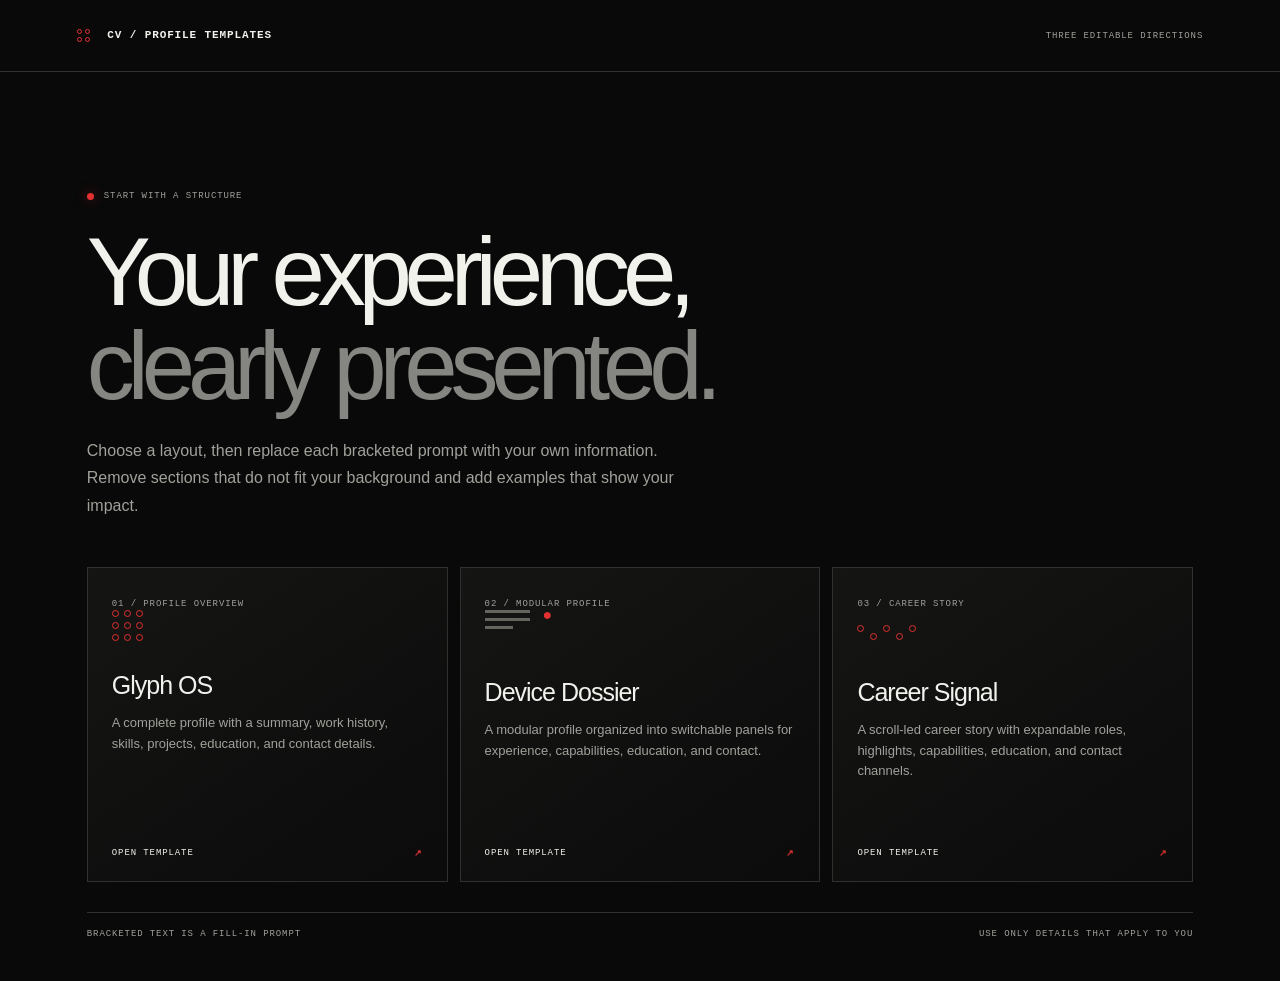
<file: index.html>
<!doctype html>
<html lang="en">
  <head>
    <meta charset="utf-8" />
    <meta name="viewport" content="width=device-width, initial-scale=1" />
    <meta name="theme-color" content="#090909" />
    <title>CV Profile Templates</title>
    <link rel="stylesheet" href="prototypes.css" />
  </head>
  <body class="index-page">
    <header class="index-top">
      <a class="wordmark" href="index.html"
        ><span class="glyph-mark" aria-hidden="true"
          ><i></i><i></i><i></i><i></i
        ></span>
        CV / PROFILE TEMPLATES</a
      ><span class="top-note">THREE EDITABLE DIRECTIONS</span>
    </header>
    <main class="index-main">
      <p class="eyebrow">
        <span class="live-dot"></span> START WITH A STRUCTURE
      </p>
      <h1>Your experience,<br /><span>clearly presented.</span></h1>
      <p class="index-intro">
        Choose a layout, then replace each bracketed prompt with your own
        information. Remove sections that do not fit your background and add
        examples that show your impact.
      </p>
      <div class="concept-grid">
        <a class="concept-card concept-card--glyph" href="glyph-os/index.html"
          ><span class="concept-number">01 / PROFILE OVERVIEW</span>
          <div class="mini-glyph" aria-hidden="true">
            <span></span><span></span><span></span><span></span><span></span
            ><span></span><span></span><span></span><span></span>
          </div>
          <h2>Glyph OS</h2>
          <p>
            A complete profile with a summary, work history, skills, projects,
            education, and contact details.
          </p>
          <span class="card-cta">OPEN TEMPLATE <b>↗</b></span></a
        >
        <a
          class="concept-card concept-card--dossier"
          href="device-dossier/index.html"
          ><span class="concept-number">02 / MODULAR PROFILE</span>
          <div class="mini-device" aria-hidden="true">
            <span class="device-line"></span><span class="device-line"></span
            ><span class="device-line short"></span
            ><span class="device-signal">●</span>
          </div>
          <h2>Device Dossier</h2>
          <p>
            A modular profile organized into switchable panels for experience,
            capabilities, education, and contact.
          </p>
          <span class="card-cta">OPEN TEMPLATE <b>↗</b></span></a
        >
        <a
          class="concept-card concept-card--signal"
          href="career-signal/index.html"
          ><span class="concept-number">03 / CAREER STORY</span>
          <div class="mini-signal" aria-hidden="true">
            <span></span><span></span><span></span><span></span><span></span>
          </div>
          <h2>Career Signal</h2>
          <p>
            A scroll-led career story with expandable roles, highlights,
            capabilities, education, and contact channels.
          </p>
          <span class="card-cta">OPEN TEMPLATE <b>↗</b></span></a
        >
      </div>
      <div class="index-foot">
        <span>BRACKETED TEXT IS A FILL-IN PROMPT</span
        ><span>USE ONLY DETAILS THAT APPLY TO YOU</span>
      </div>
    </main>
  </body>
</html>
</file>
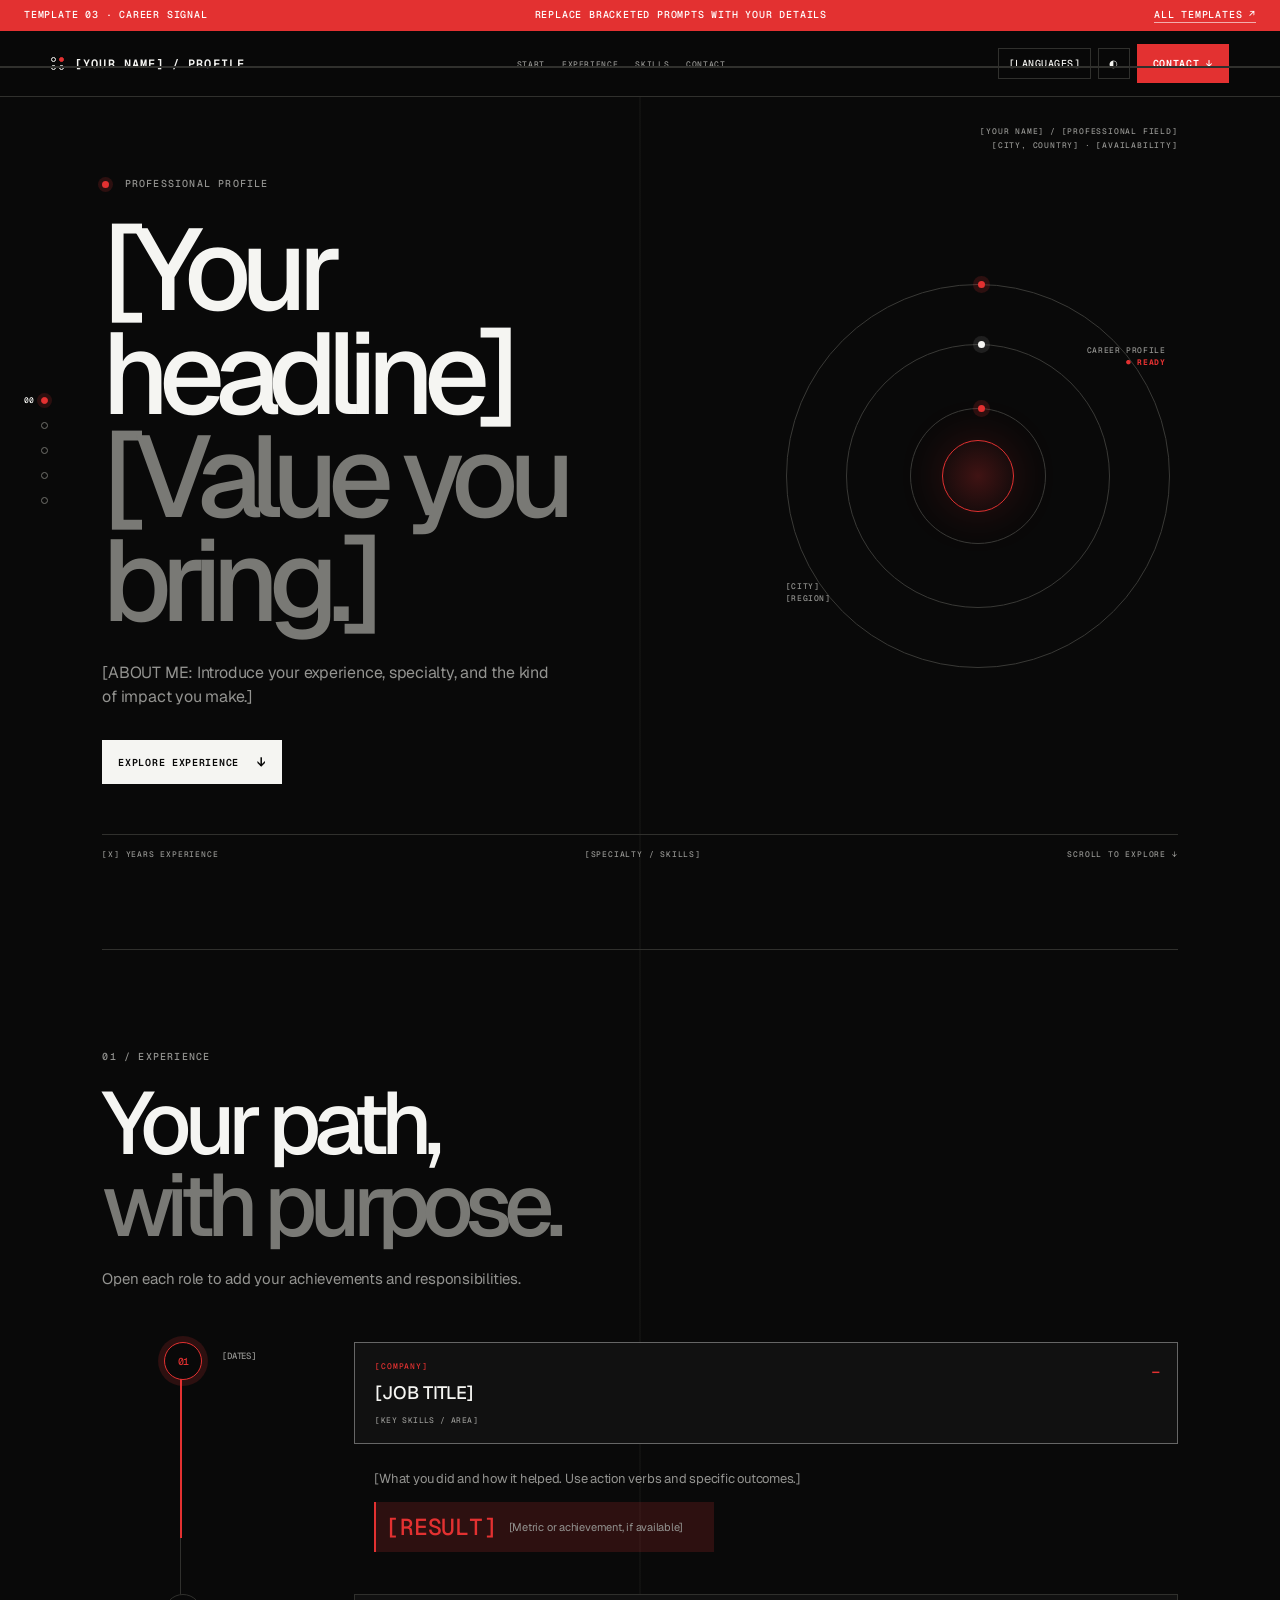
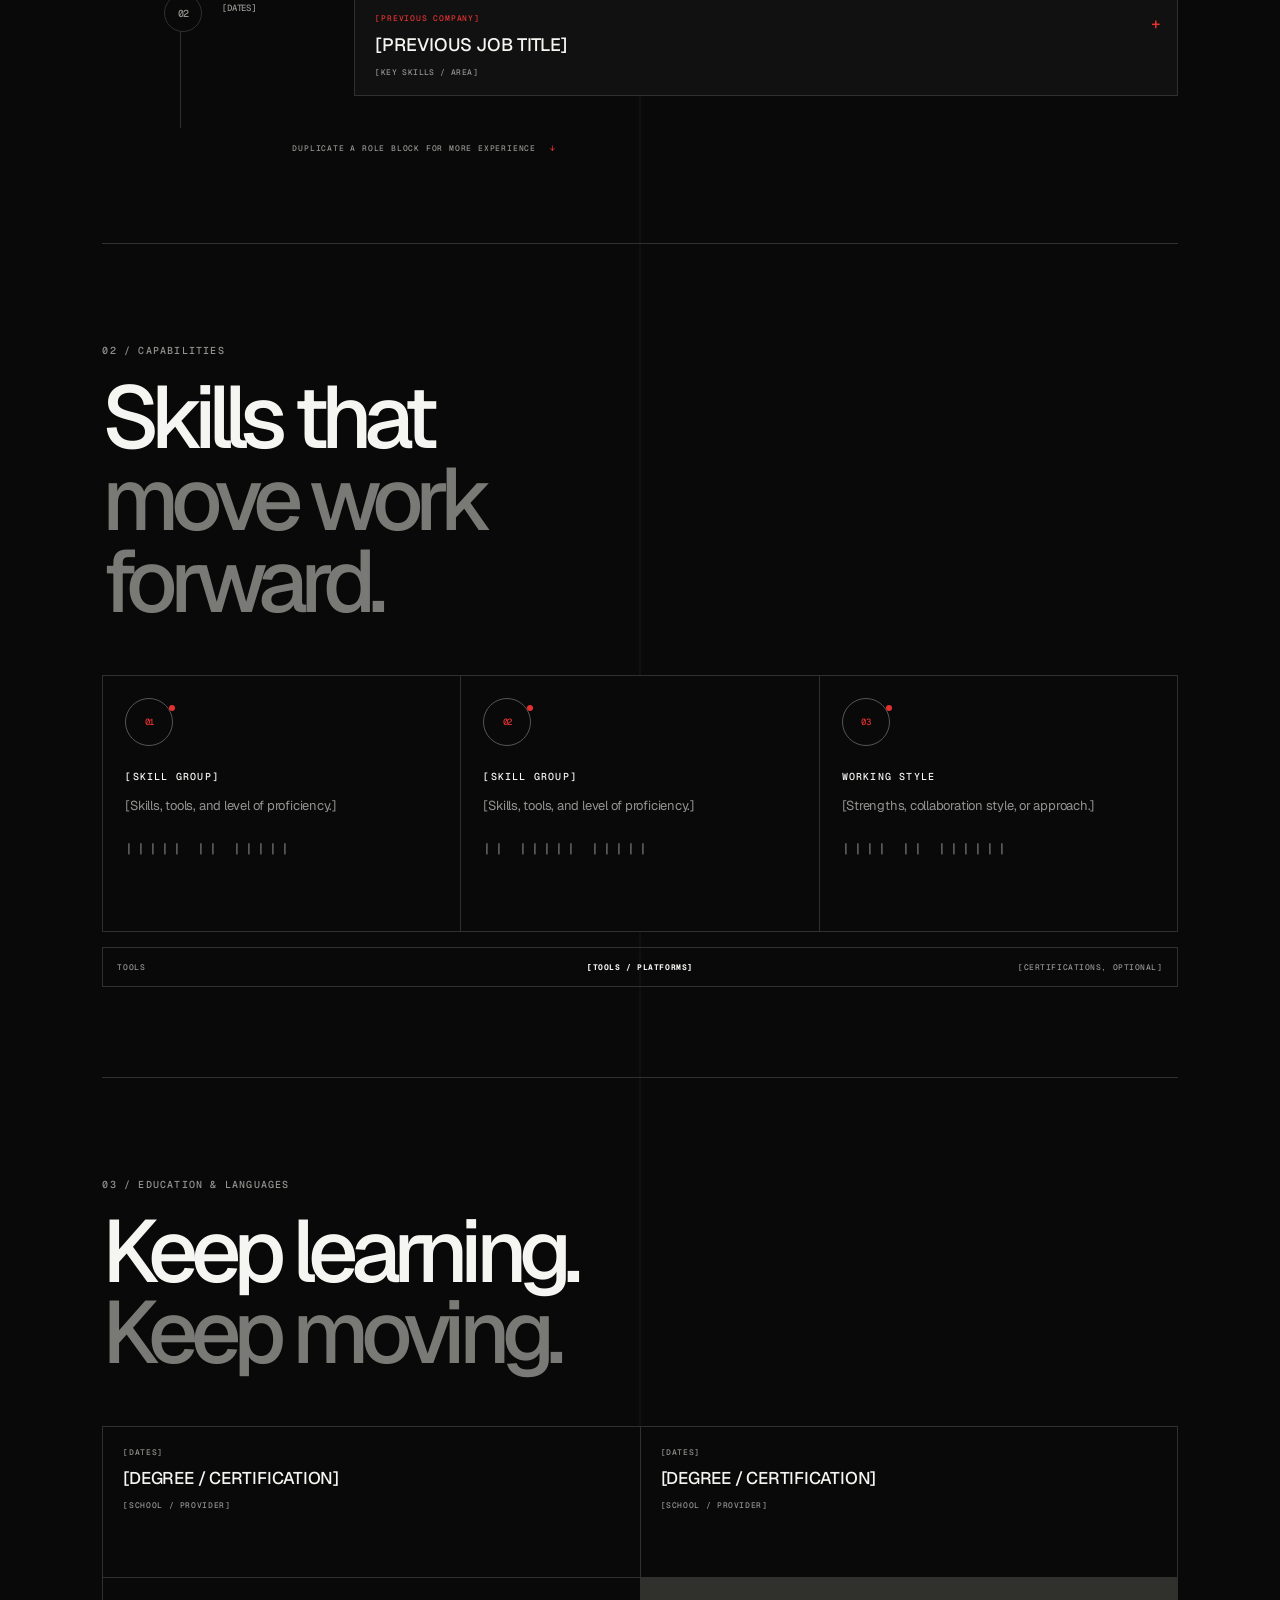
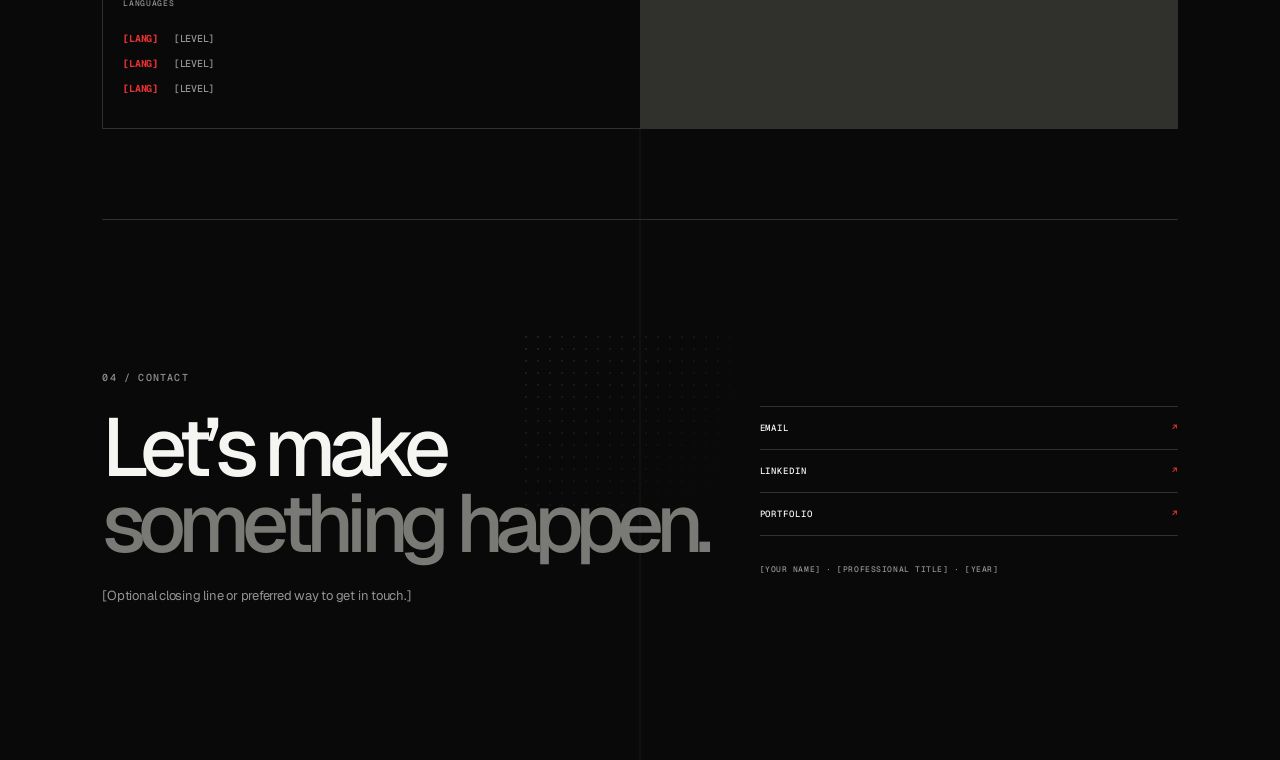
<file: career-signal/index.html>
<!doctype html>
<html lang="en">
  <head>
    <meta charset="utf-8" />
    <meta name="viewport" content="width=device-width, initial-scale=1" />
    <meta name="theme-color" content="#090909" />
    <title>Career Signal — CV Profile Template</title>
    <link rel="stylesheet" href="styles.css" />
    <script defer src="script.js"></script>
  </head>
  <body class="prototype theme-dark signal" data-page="signal">
    <div class="prototype-notice">
      <span>TEMPLATE 03 · CAREER SIGNAL</span
      ><span>REPLACE BRACKETED PROMPTS WITH YOUR DETAILS</span
      ><a href="../index.html">ALL TEMPLATES ↗</a>
    </div>
    <header class="s-header">
      <a class="wordmark" href="../index.html"
        ><span class="glyph-mark"><i></i><i></i><i></i><i></i></span> [YOUR
        NAME] / PROFILE</a
      >
      <nav>
        <a href="#s-intro">START</a><a href="#s-career">EXPERIENCE</a
        ><a href="#s-capabilities">SKILLS</a><a href="#s-end">CONTACT</a>
      </nav>
      <div class="s-controls">
        <span class="control">[LANGUAGES]</span
        ><button class="control" data-theme-toggle>◐</button
        ><a class="button button-red" href="#s-end">CONTACT ↓</a>
      </div>
    </header>
    <div class="s-progress"><span></span></div>
    <div class="s-track" aria-label="Profile sections">
      <a class="track-stop active" href="#s-intro"><span>00</span><i></i></a
      ><a class="track-stop" href="#s-career"><span>01</span><i></i></a
      ><a class="track-stop" href="#s-capabilities"><span>02</span><i></i></a
      ><a class="track-stop" href="#s-education"><span>03</span><i></i></a
      ><a class="track-stop" href="#s-end"><span>04</span><i></i></a>
    </div>
    <main class="s-main">
      <!-- PROFILE / ABOUT ME: Add your name, role, location, summary, and focus areas. -->
      <section class="s-intro story-section section-anchor" id="s-intro">
        <div class="s-index">
          [YOUR NAME] / [PROFESSIONAL FIELD]<br />[CITY, COUNTRY] ·
          [AVAILABILITY]
        </div>
        <div class="s-intro-grid">
          <div>
            <p class="eyebrow">
              <span class="live-dot"></span> PROFESSIONAL PROFILE
            </p>
            <h1>[Your headline]<br /><span>[Value you bring.]</span></h1>
            <p class="s-lede">
              [ABOUT ME: Introduce your experience, specialty, and the kind of
              impact you make.]
            </p>
            <a class="button button-light" href="#s-career"
              >EXPLORE EXPERIENCE <b>↓</b></a
            >
          </div>
          <div class="s-intro-art">
            <div class="signal-ring ring-1"></div>
            <div class="signal-ring ring-2"></div>
            <div class="signal-ring ring-3"></div>
            <div class="signal-pulse"></div>
            <div class="signal-coordinate">[CITY]<br />[REGION]</div>
            <div class="signal-label">CAREER PROFILE<br /><b>● READY</b></div>
          </div>
        </div>
        <div class="s-bottomline">
          <span>[X] YEARS EXPERIENCE</span><span>[SPECIALTY / SKILLS]</span
          ><span>SCROLL TO EXPLORE ↓</span>
        </div>
      </section>
      <!-- EXPERIENCE: Duplicate an s-stop article to include another role. -->
      <section class="s-career story-section section-anchor" id="s-career">
        <div class="s-section-head">
          <p class="eyebrow">01 / EXPERIENCE</p>
          <h2>Your path,<br /><span>with purpose.</span></h2>
          <p>Open each role to add your achievements and responsibilities.</p>
        </div>
        <div class="s-path">
          <div class="path-line"><span class="path-progress"></span></div>
          <article class="s-stop is-open">
            <div class="s-stop-marker">01</div>
            <div class="s-stop-year">[DATES]</div>
            <button class="s-stop-card" aria-expanded="true">
              <span class="stop-company">[COMPANY]</span><b>[JOB TITLE]</b
              ><span>[KEY SKILLS / AREA]</span><i>−</i>
            </button>
            <div class="s-stop-detail">
              <p>
                [What you did and how it helped. Use action verbs and specific
                outcomes.]
              </p>
              <div class="s-metric">
                <b>[RESULT]</b
                ><span>[Metric or achievement, if available]</span>
              </div>
            </div>
          </article>
          <article class="s-stop">
            <div class="s-stop-marker">02</div>
            <div class="s-stop-year">[DATES]</div>
            <button class="s-stop-card" aria-expanded="false">
              <span class="stop-company">[PREVIOUS COMPANY]</span
              ><b>[PREVIOUS JOB TITLE]</b><span>[KEY SKILLS / AREA]</span
              ><i>+</i>
            </button>
            <div class="s-stop-detail">
              <p>[Describe one or two relevant contributions.]</p>
            </div>
          </article>
        </div>
        <p class="s-more">
          DUPLICATE A ROLE BLOCK FOR MORE EXPERIENCE <span>↓</span>
        </p>
      </section>
      <!-- SKILLS CATEGORY: Group skills by type and include tools or proficiency when useful. -->
      <section
        class="s-capabilities story-section section-anchor"
        id="s-capabilities"
      >
        <div class="s-section-head">
          <p class="eyebrow">02 / CAPABILITIES</p>
          <h2>Skills that<br /><span>move work forward.</span></h2>
        </div>
        <div class="signal-skills">
          <article>
            <div class="skill-orbit"><span>01</span></div>
            <h3>[SKILL GROUP]</h3>
            <p>[Skills, tools, and level of proficiency.]</p>
            <div class="barcode">||||| || |||||</div>
          </article>
          <article>
            <div class="skill-orbit"><span>02</span></div>
            <h3>[SKILL GROUP]</h3>
            <p>[Skills, tools, and level of proficiency.]</p>
            <div class="barcode">|| ||||| |||||</div>
          </article>
          <article>
            <div class="skill-orbit"><span>03</span></div>
            <h3>WORKING STYLE</h3>
            <p>[Strengths, collaboration style, or approach.]</p>
            <div class="barcode">|||| || ||||||</div>
          </article>
        </div>
        <div class="s-tool-line">
          <span>TOOLS</span><b>[TOOLS / PLATFORMS]</b
          ><span>[CERTIFICATIONS, OPTIONAL]</span>
        </div>
      </section>
      <section
        class="s-education story-section section-anchor"
        id="s-education"
      >
        <div class="s-section-head">
          <p class="eyebrow">03 / EDUCATION &amp; LANGUAGES</p>
          <h2>Keep learning.<br /><span>Keep moving.</span></h2>
        </div>
        <div class="s-learning-grid">
          <div class="learning-record">
            <span>[DATES]</span><b>[DEGREE / CERTIFICATION]</b
            ><small>[SCHOOL / PROVIDER]</small>
          </div>
          <div class="learning-record">
            <span>[DATES]</span><b>[DEGREE / CERTIFICATION]</b
            ><small>[SCHOOL / PROVIDER]</small>
          </div>
          <div class="language-signal">
            <span>LANGUAGES</span>
            <div><b>[LANG]</b> [LEVEL]</div>
            <div><b>[LANG]</b> [LEVEL]</div>
            <div><b>[LANG]</b> [LEVEL]</div>
          </div>
        </div>
      </section>
      <section class="s-end story-section section-anchor" id="s-end">
        <div class="s-end-graphic">
          <div class="end-dots"></div>
          <p class="eyebrow">04 / CONTACT</p>
          <h2>Let’s make<br /><span>something happen.</span></h2>
          <p>[Optional closing line or preferred way to get in touch.]</p>
        </div>
        <div class="s-contact">
          <a href="mailto:your.email@example.com">EMAIL <b>↗</b></a
          ><a href="#s-end">LINKEDIN <b>↗</b></a
          ><a href="#s-end">PORTFOLIO <b>↗</b></a>
          <div class="s-footnote">
            [YOUR NAME] · [PROFESSIONAL TITLE] · [YEAR]
          </div>
        </div>
      </section>
    </main>
  </body>
</html>
</file>
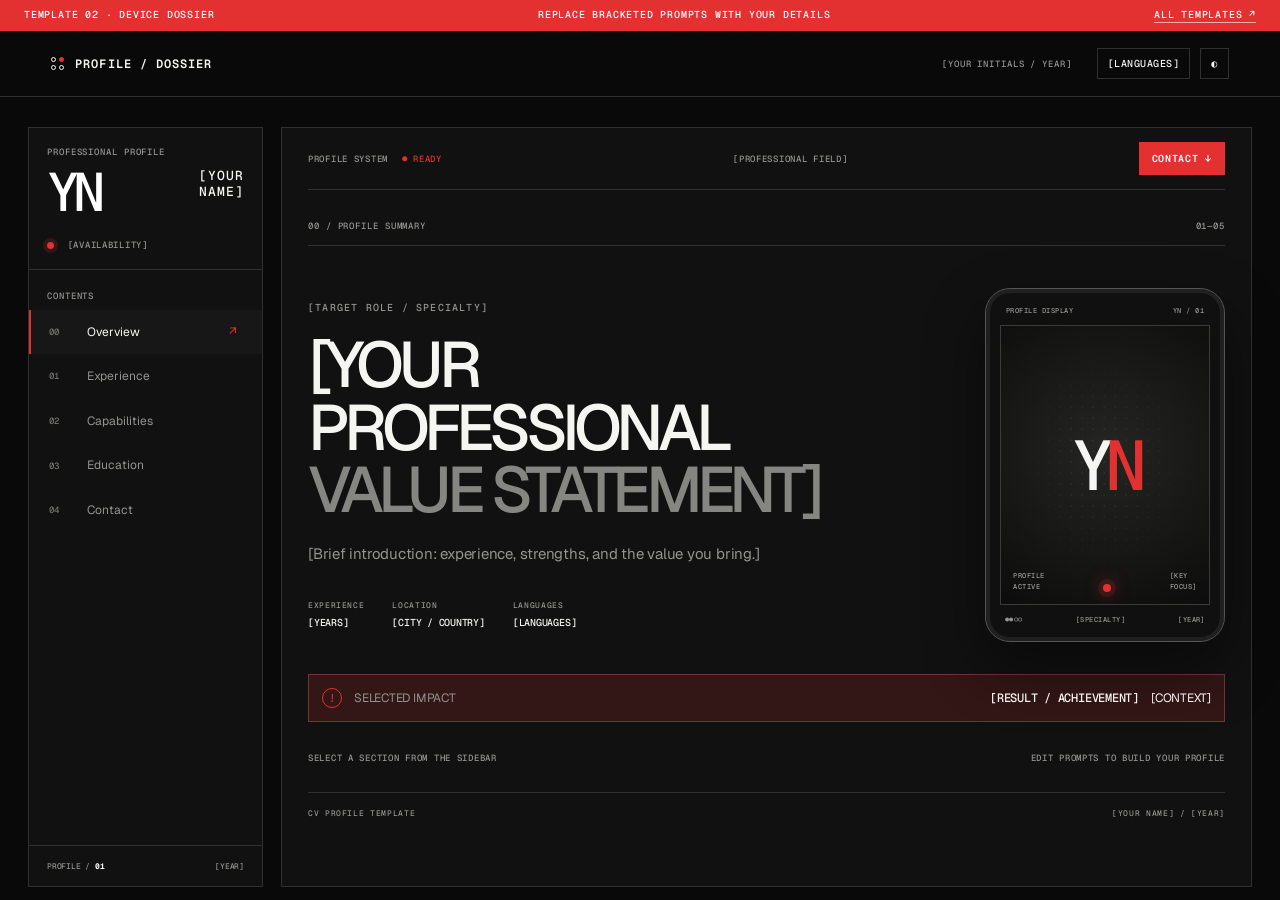
<file: device-dossier/index.html>
<!doctype html>
<html lang="en">
  <head>
    <meta charset="utf-8" />
    <meta name="viewport" content="width=device-width, initial-scale=1" />
    <meta name="theme-color" content="#090909" />
    <title>Device Dossier — CV Profile Template</title>
    <link rel="stylesheet" href="styles.css" />
    <script defer src="script.js"></script>
  </head>
  <body class="prototype theme-dark dossier" data-page="dossier">
    <div class="prototype-notice">
      <span>TEMPLATE 02 · DEVICE DOSSIER</span
      ><span>REPLACE BRACKETED PROMPTS WITH YOUR DETAILS</span
      ><a href="../index.html">ALL TEMPLATES ↗</a>
    </div>
    <header class="d-top">
      <a class="wordmark" href="../index.html"
        ><span class="glyph-mark"><i></i><i></i><i></i><i></i></span> PROFILE /
        DOSSIER</a
      >
      <div class="d-top-actions">
        <span class="serial">[YOUR INITIALS / YEAR]</span
        ><span class="control">[LANGUAGES]</span
        ><button class="control" data-theme-toggle>◐</button>
      </div>
    </header>
    <main class="d-shell">
      <aside class="d-index">
        <div class="d-id">
          <span class="id-label">PROFESSIONAL PROFILE</span
          ><span class="id-big">YN</span
          ><span class="id-name">[YOUR<br />NAME]</span
          ><span class="id-status"
            ><i class="live-dot"></i> [AVAILABILITY]</span
          >
        </div>
        <div class="d-nav-label">CONTENTS</div>
        <button class="d-tab active" data-tab="d-overview">
          <span>00</span> Overview <b>↗</b></button
        ><button class="d-tab" data-tab="d-career">
          <span>01</span> Experience <b>↗</b></button
        ><button class="d-tab" data-tab="d-skills">
          <span>02</span> Capabilities <b>↗</b></button
        ><button class="d-tab" data-tab="d-education">
          <span>03</span> Education <b>↗</b></button
        ><button class="d-tab" data-tab="d-connect">
          <span>04</span> Contact <b>↗</b>
        </button>
        <div class="d-index-foot">
          <span>PROFILE / <b>01</b></span
          ><span>[YEAR]</span>
        </div>
      </aside>
      <section class="d-workspace">
        <div class="d-statusbar">
          <span>PROFILE SYSTEM <i>● READY</i></span
          ><span>[PROFESSIONAL FIELD]</span
          ><a class="button button-red" href="#d-connect">CONTACT ↓</a>
        </div>
        <!-- PROFILE / ABOUT ME: Update the name, title, intro, location, and highlight prompts. -->
        <div class="d-panel active" id="d-overview">
          <div class="d-panel-title">
            <span>00 / PROFILE SUMMARY</span><span>01—05</span>
          </div>
          <div class="d-overview-grid">
            <div>
              <p class="eyebrow">[TARGET ROLE / SPECIALTY]</p>
              <h1>[YOUR PROFESSIONAL<br /><span>VALUE STATEMENT]</span></h1>
              <p class="d-lede">
                [Brief introduction: experience, strengths, and the value you
                bring.]
              </p>
              <div class="d-spec-row">
                <div><span>EXPERIENCE</span><b>[YEARS]</b></div>
                <div><span>LOCATION</span><b>[CITY / COUNTRY]</b></div>
                <div><span>LANGUAGES</span><b>[LANGUAGES]</b></div>
              </div>
            </div>
            <div class="d-device">
              <div class="device-topline">
                <span>PROFILE DISPLAY</span><span>YN / 01</span>
              </div>
              <div class="device-screen">
                <div class="dot-field"></div>
                <div class="device-big">Y<span>N</span></div>
                <div class="device-screen-foot">
                  <span>PROFILE<br />ACTIVE</span
                  ><span class="device-led"></span><span>[KEY<br />FOCUS]</span>
                </div>
              </div>
              <div class="device-controls">
                <span>●●○○</span><span>[SPECIALTY]</span><span>[YEAR]</span>
              </div>
            </div>
          </div>
          <div class="d-callout">
            <span class="callout-marker">!</span><span>SELECTED IMPACT</span
            ><b>[RESULT / ACHIEVEMENT]</b><span>[CONTEXT]</span>
          </div>
          <div class="d-panel-bottom">
            <span>SELECT A SECTION FROM THE SIDEBAR</span
            ><span>EDIT PROMPTS TO BUILD YOUR PROFILE</span>
          </div>
        </div>
        <!-- EXPERIENCE: Duplicate a record button and its following record-detail block for another role. -->
        <div class="d-panel" id="d-career">
          <div class="d-panel-title">
            <span>01 / EXPERIENCE</span><span>SELECT A RECORD</span>
          </div>
          <h2>Career history</h2>
          <div class="record-list">
            <button class="record active" data-record>
              <span class="record-date">[DATES]</span
              ><span><b>[JOB TITLE]</b><small>[COMPANY / LOCATION]</small></span
              ><span class="record-indicator">●</span>
            </button>
            <div class="record-detail open">
              <p>[Responsibilities, achievements, and measurable impact.]</p>
              <div class="record-tags">
                <span>[SKILL]</span><span>[RESULT]</span>
              </div>
            </div>
            <button class="record" data-record>
              <span class="record-date">[DATES]</span
              ><span
                ><b>[PREVIOUS JOB TITLE]</b
                ><small>[COMPANY / LOCATION]</small></span
              ><span class="record-indicator">○</span>
            </button>
            <div class="record-detail">
              <p>[Responsibilities, achievements, and measurable impact.]</p>
              <div class="record-tags">
                <span>[SKILL]</span><span>[RESULT]</span>
              </div>
            </div>
          </div>
          <p class="d-hint">DUPLICATE A RECORD BLOCK FOR EACH ROLE</p>
        </div>
        <!-- SKILLS CATEGORY: Replace each category and list only skills you can support with examples. -->
        <div class="d-panel" id="d-skills">
          <div class="d-panel-title">
            <span>02 / CAPABILITIES</span><span>ADD YOUR STRENGTHS</span>
          </div>
          <h2>What you bring.</h2>
          <div class="d-mod-grid">
            <article>
              <span>MODULE A / [CATEGORY]</span><b>[CORE SKILL]</b>
              <p>[Skills, tools, and methods you use.]</p>
              <span class="module-leds">● ● ● ○</span>
            </article>
            <article>
              <span>MODULE B / [CATEGORY]</span><b>[CORE SKILL]</b>
              <p>[Skills, tools, and methods you use.]</p>
              <span class="module-leds">● ● ● ○</span>
            </article>
            <article>
              <span>MODULE C / [CATEGORY]</span><b>[CORE SKILL]</b>
              <p>[Skills, tools, and methods you use.]</p>
              <span class="module-leds">● ● ● ○</span>
            </article>
            <article>
              <span>MODULE D / [CATEGORY]</span><b>[CORE SKILL]</b>
              <p>[Skills, tools, and methods you use.]</p>
              <span class="module-leds">● ● ● ○</span>
            </article>
          </div>
        </div>
        <div class="d-panel" id="d-education">
          <div class="d-panel-title">
            <span>03 / EDUCATION &amp; LANGUAGES</span
            ><span>QUALIFICATIONS</span>
          </div>
          <h2>Education and learning.</h2>
          <div class="d-education-list">
            <div>
              <span>[DATES]</span><b>[DEGREE / CERTIFICATION]</b
              ><small>[SCHOOL / PROVIDER]</small><i>01</i>
            </div>
            <div>
              <span>[DATES]</span><b>[DEGREE / CERTIFICATION]</b
              ><small>[SCHOOL / PROVIDER]</small><i>02</i>
            </div>
          </div>
          <div class="d-language-strip">
            <b>[LANGUAGE / LEVEL]</b><b>[LANGUAGE / LEVEL]</b>
          </div>
        </div>
        <div class="d-panel" id="d-connect">
          <div class="d-panel-title">
            <span>04 / CONTACT DETAILS</span><span>OPEN CHANNELS</span>
          </div>
          <h2>Let’s connect.</h2>
          <div class="d-ports">
            <a href="mailto:your.email@example.com"
              ><span>01</span><b>Email</b><small>[YOUR EMAIL]</small><i>↗</i></a
            ><a href="#d-connect"
              ><span>02</span><b>LinkedIn</b><small>[YOUR PROFILE URL]</small
              ><i>↗</i></a
            ><a href="#d-connect"
              ><span>03</span><b>Portfolio</b
              ><small>[YOUR WEBSITE, OPTIONAL]</small><i>↗</i></a
            >
          </div>
          <div class="d-export-note">
            ADD ONLY CONTACT DETAILS YOU WANT TO SHARE.
          </div>
        </div>
        <footer class="d-footer">
          <span>CV PROFILE TEMPLATE</span><span>[YOUR NAME] / [YEAR]</span>
        </footer>
      </section>
    </main>
  </body>
</html>
</file>
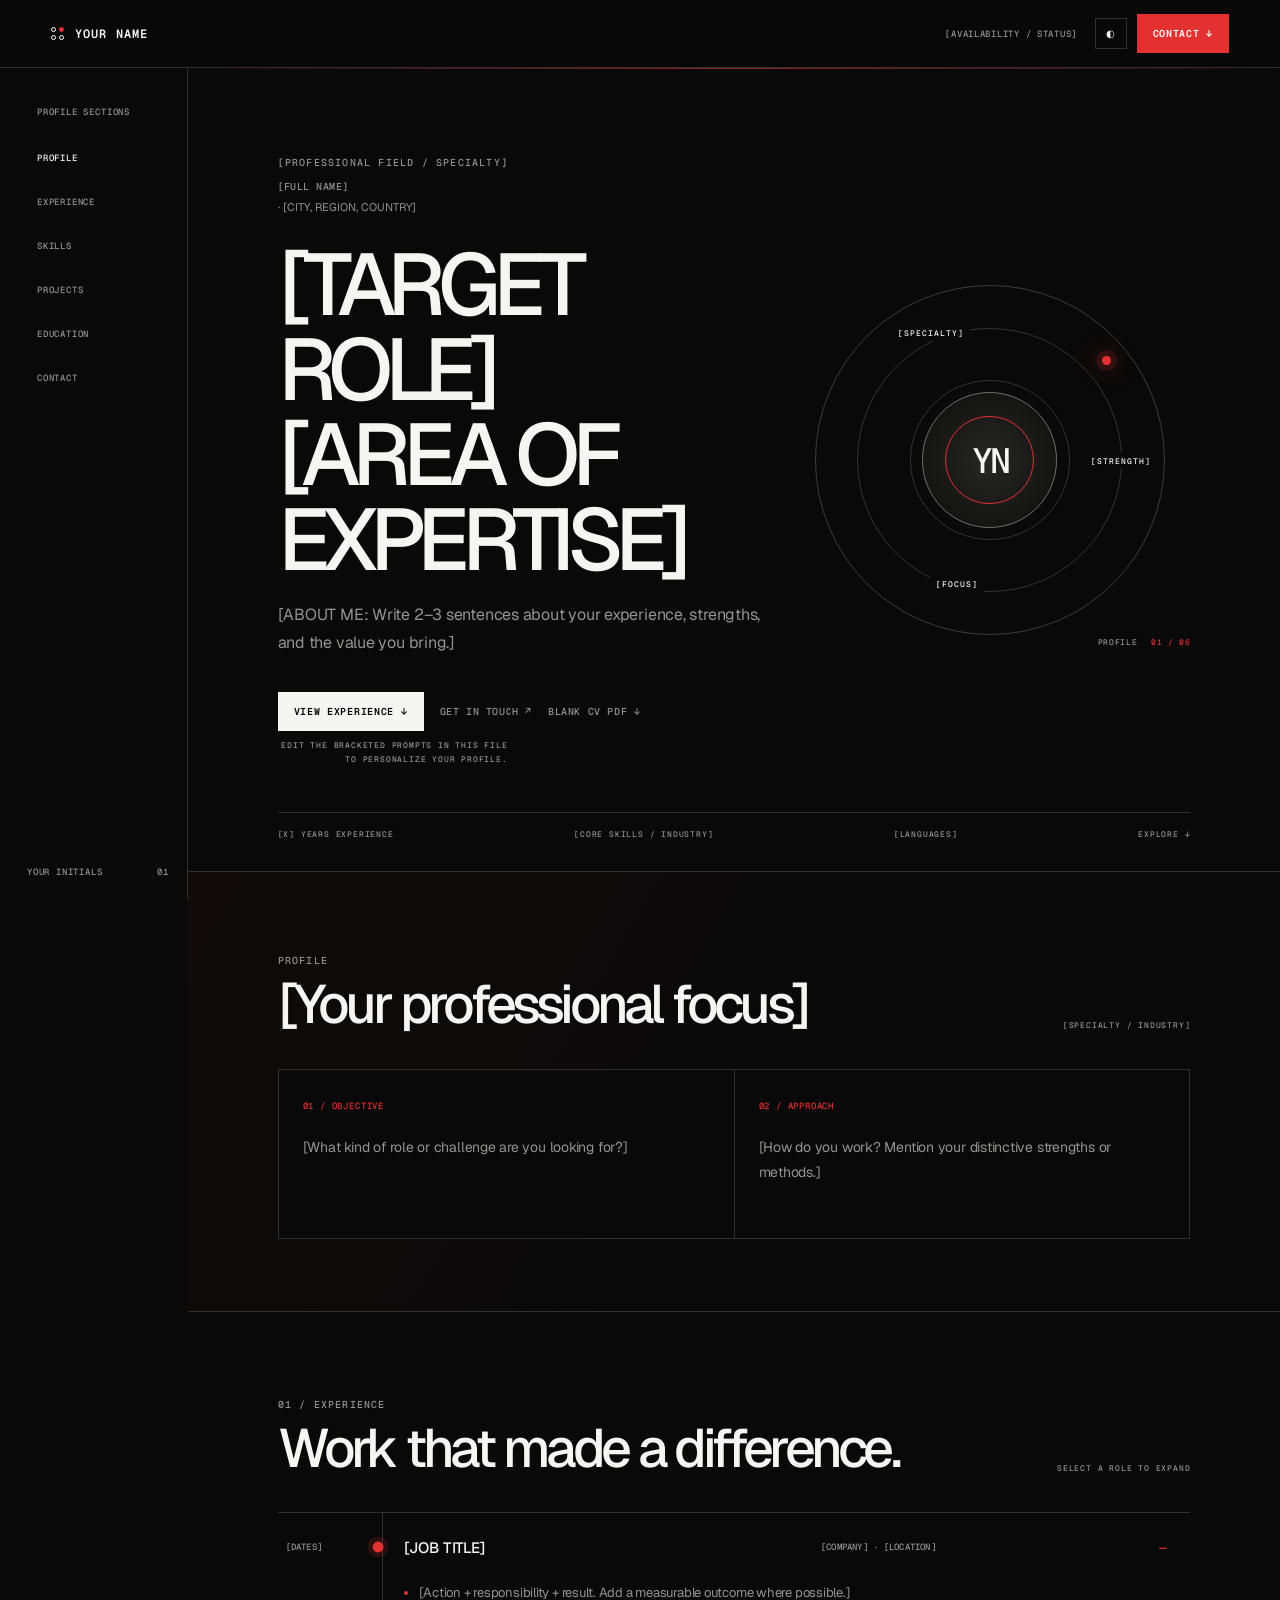
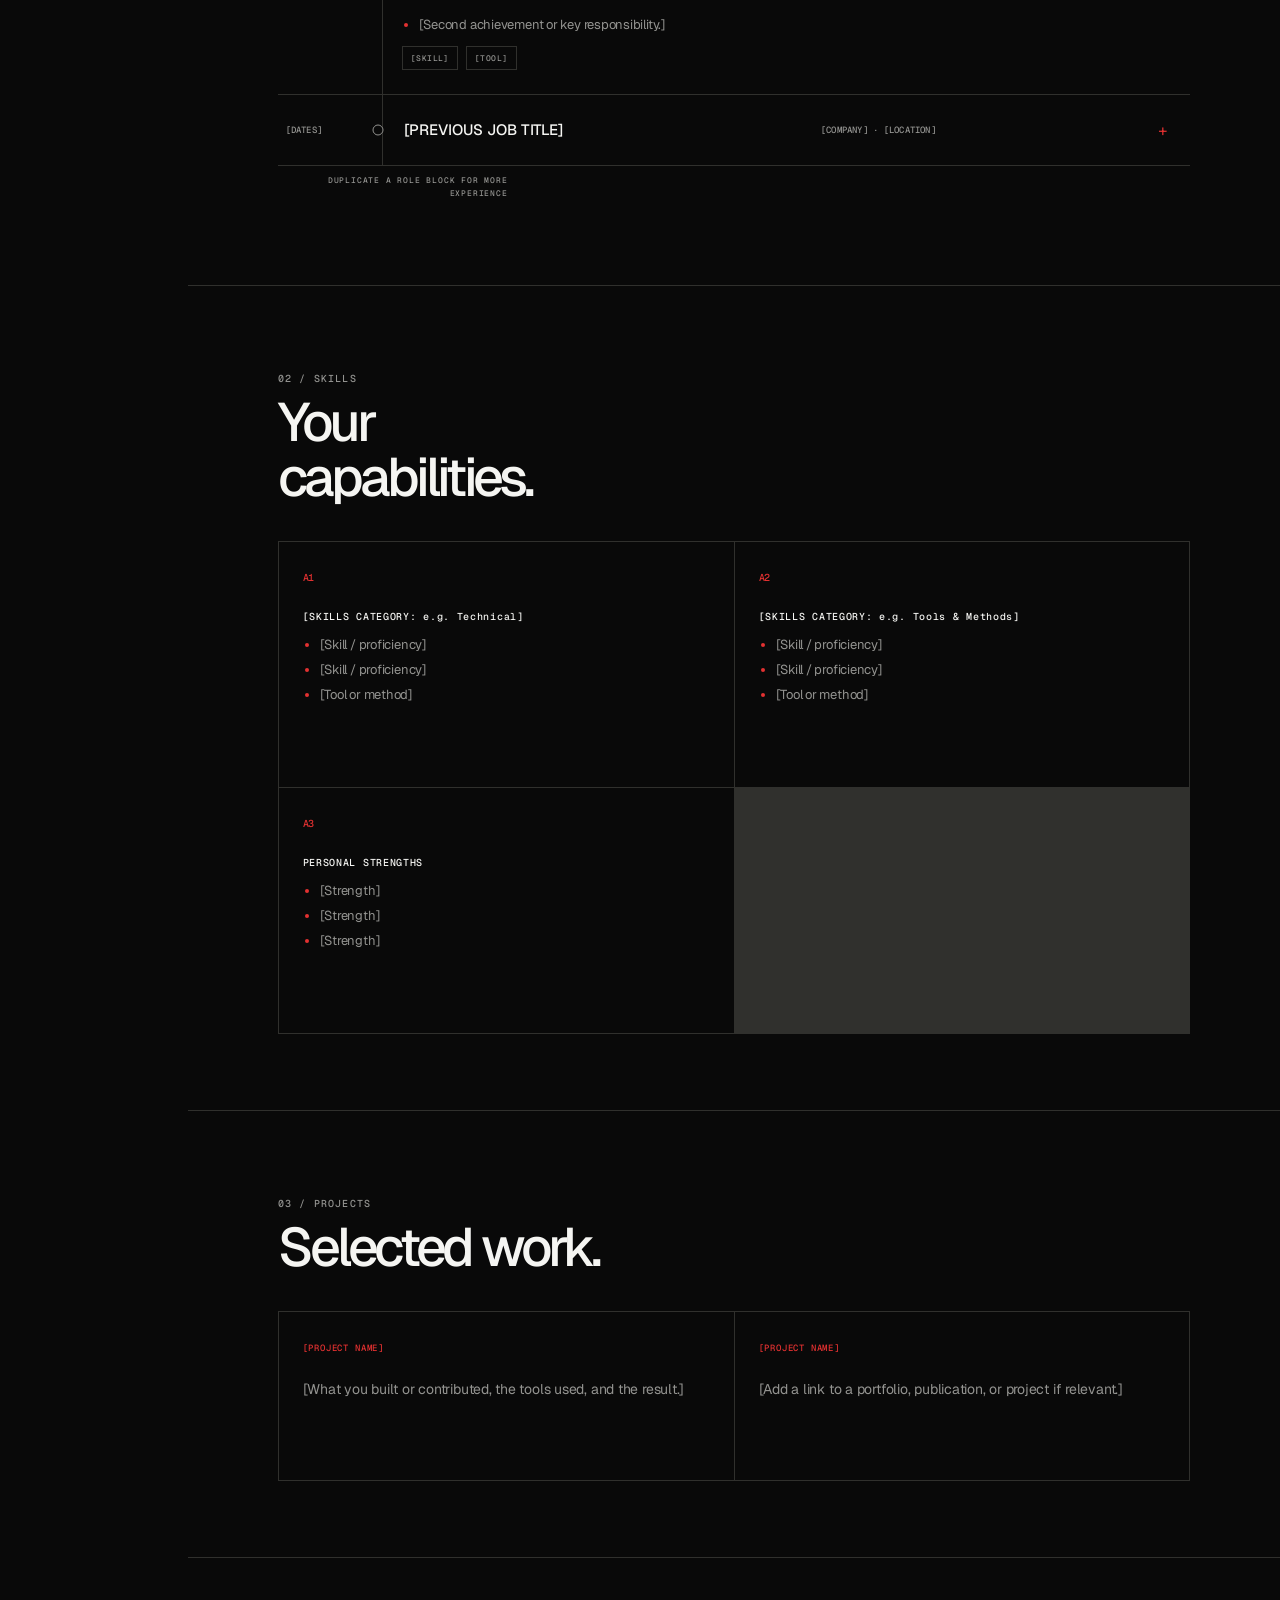
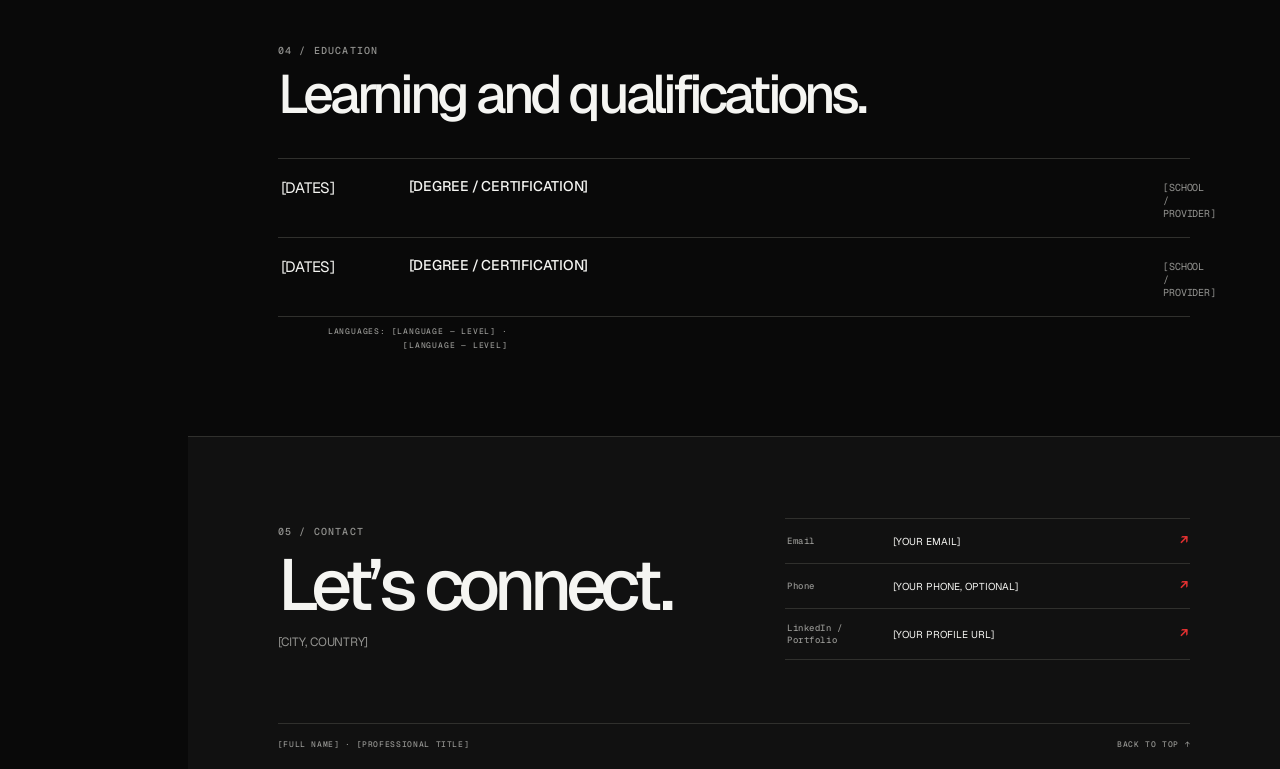
<file: glyph-os/index.html>
<!doctype html>
<html lang="en">
  <head>
    <meta charset="utf-8" />
    <meta name="viewport" content="width=device-width, initial-scale=1" />
    <meta name="theme-color" content="#090909" />
    <meta
      name="description"
      content="Editable professional profile template."
    />
    <title>Glyph OS — CV Profile Template</title>
    <link rel="stylesheet" href="styles.css" />
    <script defer src="script.js"></script>
  </head>
  <body class="prototype theme-dark glyph-os" data-page="glyph">
    <header class="g-top">
      <a class="wordmark" href="../index.html"
        ><span class="glyph-mark" aria-hidden="true"
          ><i></i><i></i><i></i><i></i
        ></span>
        YOUR NAME</a
      >
      <div class="g-top-right">
        <span class="availability">[AVAILABILITY / STATUS]</span
        ><button class="control theme-control" data-theme-toggle type="button">
          ◐</button
        ><a class="button button-red" href="#contact">CONTACT ↓</a>
      </div>
    </header>
    <aside class="g-rail">
      <div class="rail-caption">PROFILE SECTIONS</div>
      <a class="rail-link active" href="#overview">PROFILE</a
      ><a class="rail-link" href="#experience">EXPERIENCE</a
      ><a class="rail-link" href="#skills">SKILLS</a
      ><a class="rail-link" href="#projects">PROJECTS</a
      ><a class="rail-link" href="#education">EDUCATION</a
      ><a class="rail-link" href="#contact">CONTACT</a>
      <div class="rail-bottom">YOUR INITIALS <span>01</span></div>
    </aside>
    <main class="g-main">
      <!-- PROFILE / ABOUT ME: Replace the bracketed prompts below with the profile owner's details. -->
      <section class="g-hero section-anchor" id="overview">
        <div class="g-hero-copy">
          <p class="eyebrow">[PROFESSIONAL FIELD / SPECIALTY]</p>
          <p class="hero-name">
            [FULL NAME] <span>· [CITY, REGION, COUNTRY]</span>
          </p>
          <h1>
            [TARGET ROLE]<br /><span class="hero-title-line"
              >[AREA OF EXPERTISE]</span
            >
          </h1>
          <p class="hero-desc">
            [ABOUT ME: Write 2–3 sentences about your experience, strengths, and
            the value you bring.]
          </p>
          <div class="hero-actions">
            <a class="button button-light" href="#experience"
              >VIEW EXPERIENCE ↓</a
            ><a class="text-link" href="#contact">GET IN TOUCH ↗</a
            ><a class="text-link" href="curriculum.pdf" download
              >BLANK CV PDF ↓</a
            >
          </div>
          <p class="section-side-note">
            EDIT THE BRACKETED PROMPTS IN THIS FILE TO PERSONALIZE YOUR PROFILE.
          </p>
        </div>
        <div class="g-hero-visual">
          <div class="orbital">
            <div class="orbital-ring ring-a"></div>
            <div class="orbital-ring ring-b"></div>
            <div class="orbital-center"><div class="orbital-core">YN</div></div>
            <span class="orbit-label label-a">[SPECIALTY]</span
            ><span class="orbit-label label-b">[STRENGTH]</span
            ><span class="orbit-label label-c">[FOCUS]</span
            ><span class="orbit-beacon"></span>
          </div>
          <div class="visual-index">PROFILE <b>01 / 06</b></div>
        </div>
        <div class="g-hero-meta">
          <span>[X] YEARS EXPERIENCE</span><span>[CORE SKILLS / INDUSTRY]</span
          ><span>[LANGUAGES]</span><a href="#experience">EXPLORE ↓</a>
        </div>
      </section>
      <!-- PROFILE SUMMARY: Describe your career objective and working approach. -->
      <section class="g-section g-summary">
        <div class="section-heading">
          <div>
            <p class="eyebrow">PROFILE</p>
            <h2>[Your professional focus]</h2>
          </div>
          <span class="section-side-note">[SPECIALTY / INDUSTRY]</span>
        </div>
        <div class="summary-cards">
          <article class="summary-card">
            <span class="summary-index">01 / OBJECTIVE</span>
            <p>[What kind of role or challenge are you looking for?]</p>
          </article>
          <article class="summary-card">
            <span class="summary-index">02 / APPROACH</span>
            <p>
              [How do you work? Mention your distinctive strengths or methods.]
            </p>
          </article>
        </div>
      </section>
      <!-- EXPERIENCE: Duplicate an article.g-job block to add another role. -->
      <section class="g-section section-anchor" id="experience">
        <div class="section-heading">
          <div>
            <p class="eyebrow">01 / EXPERIENCE</p>
            <h2>Work that made a difference.</h2>
          </div>
          <span class="section-side-note">SELECT A ROLE TO EXPAND</span>
        </div>
        <div class="g-timeline">
          <article class="g-job is-open">
            <button class="g-job-head" aria-expanded="true">
              <span class="g-date">[DATES]</span
              ><span class="g-job-title">[JOB TITLE]</span
              ><span class="g-company">[COMPANY] · [LOCATION]</span
              ><span class="expand-sign">−</span>
            </button>
            <div class="g-job-body">
              <ul class="job-bullets">
                <li>
                  [Action + responsibility + result. Add a measurable outcome
                  where possible.]
                </li>
                <li>[Second achievement or key responsibility.]</li>
              </ul>
              <div class="tag-row"><span>[SKILL]</span><span>[TOOL]</span></div>
            </div>
          </article>
          <article class="g-job">
            <button class="g-job-head" aria-expanded="false">
              <span class="g-date">[DATES]</span
              ><span class="g-job-title">[PREVIOUS JOB TITLE]</span
              ><span class="g-company">[COMPANY] · [LOCATION]</span
              ><span class="expand-sign">+</span>
            </button>
            <div class="g-job-body">
              <ul class="job-bullets">
                <li>[Key contribution and result.]</li>
                <li>[Another relevant contribution.]</li>
              </ul>
              <div class="tag-row"><span>[SKILL]</span><span>[TOOL]</span></div>
            </div>
          </article>
        </div>
        <p class="section-side-note">
          DUPLICATE A ROLE BLOCK FOR MORE EXPERIENCE
        </p>
      </section>
      <!-- SKILLS CATEGORY: Use categories relevant to the role, such as Technical, Communication, or Leadership. -->
      <section class="g-section section-anchor" id="skills">
        <div class="section-heading">
          <div>
            <p class="eyebrow">02 / SKILLS</p>
            <h2>Your capabilities.</h2>
          </div>
        </div>
        <div class="skill-modules">
          <article class="skill-module">
            <span class="module-num">A1</span>
            <h3>[SKILLS CATEGORY: e.g. Technical]</h3>
            <ul>
              <li>[Skill / proficiency]</li>
              <li>[Skill / proficiency]</li>
              <li>[Tool or method]</li>
            </ul>
          </article>
          <article class="skill-module">
            <span class="module-num">A2</span>
            <h3>[SKILLS CATEGORY: e.g. Tools &amp; Methods]</h3>
            <ul>
              <li>[Skill / proficiency]</li>
              <li>[Skill / proficiency]</li>
              <li>[Tool or method]</li>
            </ul>
          </article>
          <article class="skill-module">
            <span class="module-num">A3</span>
            <h3>PERSONAL STRENGTHS</h3>
            <ul>
              <li>[Strength]</li>
              <li>[Strength]</li>
              <li>[Strength]</li>
            </ul>
          </article>
        </div>
      </section>
      <section class="g-section section-anchor" id="projects">
        <div class="section-heading">
          <div>
            <p class="eyebrow">03 / PROJECTS</p>
            <h2>Selected work.</h2>
          </div>
        </div>
        <div class="summary-cards">
          <article class="summary-card">
            <span class="summary-index">[PROJECT NAME]</span>
            <p>
              [What you built or contributed, the tools used, and the result.]
            </p>
          </article>
          <article class="summary-card">
            <span class="summary-index">[PROJECT NAME]</span>
            <p>
              [Add a link to a portfolio, publication, or project if relevant.]
            </p>
          </article>
        </div>
      </section>
      <section class="g-section section-anchor" id="education">
        <div class="section-heading">
          <div>
            <p class="eyebrow">04 / EDUCATION</p>
            <h2>Learning and qualifications.</h2>
          </div>
        </div>
        <div class="education-list">
          <article>
            <span>[DATES]</span><b>[DEGREE / CERTIFICATION]</b
            ><small>[SCHOOL / PROVIDER]</small>
          </article>
          <article>
            <span>[DATES]</span><b>[DEGREE / CERTIFICATION]</b
            ><small>[SCHOOL / PROVIDER]</small>
          </article>
        </div>
        <p class="section-side-note">
          LANGUAGES: [LANGUAGE — LEVEL] · [LANGUAGE — LEVEL]
        </p>
      </section>
      <section class="g-contact section-anchor" id="contact">
        <div>
          <p class="eyebrow">05 / CONTACT</p>
          <h2>Let’s connect.</h2>
          <p class="contact-location">[CITY, COUNTRY]</p>
        </div>
        <div class="contact-links">
          <a href="mailto:your.email@example.com"
            ><span>Email</span><small>[YOUR EMAIL]</small><b>↗</b></a
          ><a href="#contact"
            ><span>Phone</span><small>[YOUR PHONE, OPTIONAL]</small><b>↗</b></a
          ><a href="#contact"
            ><span>LinkedIn / Portfolio</span><small>[YOUR PROFILE URL]</small
            ><b>↗</b></a
          >
        </div>
        <div class="contact-bottom">
          <span>[FULL NAME] · [PROFESSIONAL TITLE]</span
          ><a href="#overview">BACK TO TOP ↑</a>
        </div>
      </section>
    </main>
  </body>
</html>
</file>
<file: prototypes.css>
:root {
  color-scheme: dark;
  --bg: #090909;
  --panel: #111110;
  --line: #30302e;
  --ink: #f2f2ed;
  --muted: #a1a19b;
  --red: #e33131;
  --mono: ui-monospace, SFMono-Regular, Menlo, monospace;
}
* {
  box-sizing: border-box;
}
body {
  margin: 0;
  background: var(--bg);
  color: var(--ink);
  font-family: Arial, Helvetica, sans-serif;
}
.index-page {
  min-height: 100vh;
}
.index-top {
  height: 72px;
  padding: 0 clamp(22px, 6vw, 88px);
  display: flex;
  align-items: center;
  justify-content: space-between;
  border-bottom: 1px solid var(--line);
}
.wordmark {
  color: var(--ink);
  font: 600 11px var(--mono);
  letter-spacing: 0.08em;
  text-decoration: none;
}
.glyph-mark {
  display: inline-grid;
  grid-template-columns: repeat(2, 5px);
  gap: 3px;
  margin-right: 10px;
  vertical-align: middle;
}
.glyph-mark i {
  width: 5px;
  height: 5px;
  border: 1px solid var(--red);
  border-radius: 50%;
}
.top-note,
.eyebrow,
.concept-number,
.card-cta,
.index-foot {
  font: 500 9px var(--mono);
  letter-spacing: 0.1em;
  color: var(--muted);
}
.index-main {
  max-width: 1260px;
  margin: auto;
  padding: clamp(54px, 9vw, 110px) clamp(22px, 6vw, 88px) 42px;
}
.eyebrow {
  display: flex;
  align-items: center;
  gap: 10px;
}
.live-dot {
  display: inline-block;
  width: 7px;
  height: 7px;
  border-radius: 50%;
  background: var(--red);
  box-shadow: 0 0 12px #e3313180;
}
.index-main h1 {
  font-size: clamp(48px, 8vw, 96px);
  font-weight: 500;
  line-height: 0.98;
  letter-spacing: -0.075em;
  margin: 24px 0;
}
.index-main h1 span {
  color: #858581;
}
.index-intro {
  max-width: 620px;
  color: var(--muted);
  font-size: 16px;
  line-height: 1.7;
  margin-bottom: 48px;
}
.concept-grid {
  display: grid;
  grid-template-columns: repeat(3, minmax(0, 1fr));
  gap: 12px;
}
.concept-card {
  position: relative;
  min-height: 315px;
  padding: 24px;
  border: 1px solid var(--line);
  background: linear-gradient(145deg, #151514, #0b0b0b);
  color: var(--ink);
  text-decoration: none;
  transition:
    border-color 0.2s,
    transform 0.2s;
}
.concept-card:hover {
  border-color: var(--red);
  transform: translateY(-3px);
}
.concept-card h2 {
  font-size: 25px;
  font-weight: 500;
  letter-spacing: -0.04em;
  margin: 30px 0 10px;
}
.concept-card p {
  min-height: 70px;
  color: var(--muted);
  font-size: 13px;
  line-height: 1.6;
}
.card-cta {
  position: absolute;
  left: 24px;
  right: 24px;
  bottom: 22px;
  display: flex;
  justify-content: space-between;
  color: var(--ink);
}
.card-cta b {
  color: var(--red);
}
.mini-glyph {
  display: grid;
  width: 38px;
  grid-template-columns: repeat(3, 7px);
  gap: 5px;
}
.mini-glyph span,
.mini-signal span {
  width: 7px;
  height: 7px;
  border: 1px solid var(--red);
  border-radius: 50%;
}
.mini-device {
  height: 38px;
  display: flex;
  flex-direction: column;
  gap: 5px;
  position: relative;
}
.device-line {
  width: 45px;
  height: 3px;
  background: #656560;
}
.device-line.short {
  width: 28px;
}
.device-signal {
  position: absolute;
  left: 58px;
  top: -4px;
  color: var(--red);
}
.mini-signal {
  display: flex;
  gap: 6px;
  align-items: center;
  height: 38px;
}
.mini-signal span:nth-child(2n) {
  transform: translateY(8px);
}
.index-foot {
  display: flex;
  justify-content: space-between;
  border-top: 1px solid var(--line);
  padding-top: 16px;
  margin-top: 30px;
}
@media (max-width: 760px) {
  .concept-grid {
    grid-template-columns: 1fr;
  }
  .concept-card {
    min-height: 260px;
  }
  .top-note {
    display: none;
  }
  .index-foot {
    gap: 18px;
    flex-direction: column;
  }
}
</file>
<file: career-signal/styles.css>
@import url("https://fonts.googleapis.com/css2?family=Geist+Mono:wght@400;500;600;700&family=Geist:wght@400;500;600;700&display=swap");

:root {
  color-scheme: dark;
  --bg: #090909;
  --panel: #111;
  --panel2: #171717;
  --ink: #f5f5f2;
  --muted: #939390;
  --line: #30302d;
  --red: #e33131;
  --red-soft: rgba(227, 49, 49, 0.16);
  --white: #fff;
  --font: Geist, Arial, sans-serif;
  --mono: "Geist Mono", Consolas, monospace;
  --max: 1440px;
}
* {
  box-sizing: border-box;
}
html {
  scroll-behavior: smooth;
}
body {
  margin: 0;
  background: var(--bg);
  color: var(--ink);
  font-family: var(--font);
  font-size: 15px;
  line-height: 1.55;
  letter-spacing: -0.015em;
}
a {
  color: inherit;
  text-decoration: none;
}
button {
  font: inherit;
  color: inherit;
}
::selection {
  background: var(--red);
  color: #fff;
}
.theme-light {
  --bg: #f2f2ef;
  --panel: #fff;
  --panel2: #e8e8e4;
  --ink: #101010;
  --muted: #666663;
  --line: #cdcdca;
  --red-soft: rgba(227, 49, 49, 0.11);
}
.prototype {
  min-height: 100vh;
  background-color: var(--bg);
  transition:
    background-color 0.25s,
    color 0.25s;
}
.prototype-notice {
  position: relative;
  z-index: 30;
  display: flex;
  justify-content: space-between;
  gap: 16px;
  padding: 8px 24px;
  background: #e33131;
  color: #fff;
  font: 500 10px/1.4 var(--mono);
  letter-spacing: 0.08em;
}
.prototype-notice a {
  border-bottom: 1px solid rgba(255, 255, 255, 0.6);
}
.wordmark {
  display: inline-flex;
  align-items: center;
  gap: 11px;
  font: 600 12px var(--mono);
  letter-spacing: 0.09em;
}
.glyph-mark {
  display: grid;
  grid-template-columns: repeat(2, 5px);
  grid-template-rows: repeat(2, 5px);
  gap: 3px;
}
.glyph-mark i {
  display: block;
  border: 1px solid currentColor;
  border-radius: 50%;
  width: 5px;
  height: 5px;
}
.glyph-mark i:nth-child(2) {
  background: var(--red);
  border-color: var(--red);
}
.control {
  border: 1px solid var(--line);
  background: transparent;
  padding: 8px 10px;
  font: 500 10px var(--mono);
  letter-spacing: 0.05em;
  cursor: pointer;
}
.control:hover {
  border-color: var(--red);
  color: var(--red);
}
.button {
  display: inline-flex;
  align-items: center;
  justify-content: center;
  gap: 18px;
  padding: 12px 15px;
  font: 600 10px var(--mono);
  letter-spacing: 0.07em;
  transition:
    transform 0.2s,
    border-color 0.2s,
    background 0.2s;
}
.button:hover {
  transform: translateY(-2px);
}
.button b,
.button span {
  font-size: 14px;
}
.button-red {
  background: var(--red);
  color: #fff;
  border: 1px solid var(--red);
}
.button-red:hover {
  background: #ff4242;
}
.button-light {
  color: var(--bg);
  background: var(--ink);
  border: 1px solid var(--ink);
}
.text-link {
  font: 500 10px var(--mono);
  letter-spacing: 0.06em;
  color: var(--muted);
}
.text-link:hover {
  color: var(--red);
}
.eyebrow {
  font: 500 10px var(--mono);
  letter-spacing: 0.12em;
  color: var(--muted);
}
.live-dot {
  display: inline-block;
  vertical-align: middle;
  width: 7px;
  height: 7px;
  border-radius: 50%;
  background: var(--red);
  box-shadow: 0 0 0 4px var(--red-soft);
  margin-right: 8px;
}
.section-anchor {
  scroll-margin-top: 100px;
}
.prototype h1,
.prototype h2,
.prototype h3,
.index-page h1,
.index-page h2 {
  margin-top: 0;
}

/* Concept selector */
.index-page {
  min-height: 100vh;
  background: #090909;
  color: #f5f5f2;
  padding: 0 5vw;
}
.index-top {
  height: 72px;
  max-width: 1360px;
  margin: auto;
  display: flex;
  align-items: center;
  justify-content: space-between;
  border-bottom: 1px solid #2e2e2b;
}
.top-note,
.index-foot,
.concept-number,
.card-cta {
  font: 500 10px var(--mono);
  letter-spacing: 0.1em;
  color: #999;
}
.index-main {
  max-width: 1360px;
  margin: 0 auto;
  padding: clamp(64px, 10vh, 120px) 0 34px;
}
.index-main > .eyebrow {
  color: #aaa;
}
.index-page h1 {
  margin: 24px 0 18px;
  font-size: clamp(48px, 8vw, 108px);
  line-height: 0.97;
  letter-spacing: -0.075em;
  font-weight: 500;
}
.index-page h1 span {
  color: #777;
}
.index-intro {
  max-width: 620px;
  color: #aaa;
  font-size: 16px;
  margin-bottom: 52px;
}
.concept-grid {
  display: grid;
  grid-template-columns: repeat(3, minmax(0, 1fr));
  gap: 14px;
}
.concept-card {
  min-height: 370px;
  position: relative;
  display: flex;
  flex-direction: column;
  padding: 22px;
  border: 1px solid #363633;
  background: linear-gradient(145deg, #131313, #0c0c0c);
  overflow: hidden;
  transition:
    border-color 0.25s,
    transform 0.25s;
}
.concept-card:hover {
  border-color: #e33131;
  transform: translateY(-5px);
}
.concept-card:after {
  content: "";
  position: absolute;
  inset: auto -30px -140px 20%;
  height: 240px;
  background: radial-gradient(ellipse, rgba(227, 49, 49, 0.1), transparent 68%);
  pointer-events: none;
}
.concept-number {
  position: relative;
  z-index: 1;
}
.concept-card h2 {
  font-size: 32px;
  font-weight: 500;
  letter-spacing: -0.06em;
  margin: 20px 0 8px;
}
.concept-card p {
  max-width: 34ch;
  color: #aaa;
  font-size: 14px;
  margin: 0 0 30px;
}
.card-cta {
  display: flex;
  justify-content: space-between;
  margin-top: auto;
  color: #f5f5f2;
}
.card-cta b {
  font-size: 16px;
  color: #e33131;
}
.mini-glyph {
  height: 110px;
  width: 110px;
  border: 1px solid #373737;
  border-radius: 50%;
  margin: 28px auto 0;
  display: grid;
  grid-template-columns: repeat(3, 1fr);
  grid-template-rows: repeat(3, 1fr);
  padding: 24px;
  gap: 6px;
  transform: rotate(45deg);
}
.mini-glyph span {
  border: 1px solid #92928e;
  border-radius: 50%;
}
.mini-glyph span:nth-child(5) {
  background: #e33131;
  border-color: #e33131;
  box-shadow: 0 0 16px #e3313170;
}
.mini-device {
  width: 88px;
  height: 110px;
  margin: 22px auto 6px;
  border: 1px solid #777;
  border-radius: 18px;
  padding: 19px 12px;
  position: relative;
}
.device-line {
  display: block;
  height: 3px;
  width: 100%;
  background: #555;
  margin: 8px 0;
}
.device-line.short {
  width: 58%;
}
.device-signal {
  position: absolute;
  right: -8px;
  top: 20px;
  color: #e33131;
}
.mini-signal {
  height: 125px;
  display: flex;
  justify-content: center;
  align-items: center;
  gap: 8px;
  margin-top: 16px;
}
.mini-signal span {
  width: 7px;
  height: 34px;
  background: #4d4d4a;
  border-radius: 4px;
}
.mini-signal span:nth-child(2),
.mini-signal span:nth-child(4) {
  height: 67px;
  background: #e33131;
}
.mini-signal span:nth-child(3) {
  height: 100px;
  background: #d6d6d0;
}
.index-foot {
  display: flex;
  justify-content: space-between;
  border-top: 1px solid #2e2e2b;
  padding-top: 16px;
  margin-top: 42px;
}

/* Glyph OS */
.glyph-os {
  --red: #e33131;
}
.g-top {
  position: sticky;
  top: 0;
  z-index: 20;
  min-height: 68px;
  padding: 10px clamp(20px, 4vw, 56px);
  display: flex;
  align-items: center;
  justify-content: space-between;
  border-bottom: 1px solid var(--line);
  background: color-mix(in srgb, var(--bg) 94%, transparent);
  backdrop-filter: blur(14px);
}
.g-top-right {
  display: flex;
  align-items: center;
  gap: 10px;
}
.availability {
  font: 500 9px var(--mono);
  letter-spacing: 0.08em;
  color: var(--muted);
  margin-right: 8px;
}
.g-rail {
  position: fixed;
  z-index: 10;
  top: 68px;
  bottom: 0;
  left: 0;
  width: 180px;
  padding: 38px 18px 22px 30px;
  border-right: 1px solid var(--line);
  background: var(--bg);
  display: flex;
  flex-direction: column;
  gap: 8px;
}
.rail-caption,
.rail-bottom,
.rail-link {
  font: 500 9px var(--mono);
  letter-spacing: 0.09em;
}
.rail-caption {
  color: var(--muted);
  margin: 0 0 14px 10px;
}
.rail-link {
  display: flex;
  align-items: center;
  gap: 10px;
  padding: 10px;
  color: var(--muted);
  transition: color 0.2s;
}
.rail-link:hover,
.rail-link.active {
  color: var(--ink);
}
.rail-dot {
  width: 7px;
  height: 7px;
  border: 1px solid #5f5f5b;
  border-radius: 50%;
}
.rail-link.active .rail-dot {
  background: var(--red);
  border-color: var(--red);
  box-shadow: 0 0 0 4px var(--red-soft);
}
.rail-bottom {
  margin-top: auto;
  color: var(--muted);
  display: flex;
  justify-content: space-between;
  align-items: center;
}
.rail-glyph {
  display: grid;
  grid-template-columns: repeat(2, 4px);
  gap: 3px;
}
.rail-glyph i {
  width: 4px;
  height: 4px;
  border: 1px solid var(--muted);
  border-radius: 50%;
}
.g-main {
  margin-left: 180px;
}
.g-hero {
  position: relative;
  min-height: 630px;
  padding: clamp(60px, 8vw, 108px) clamp(28px, 7vw, 100px) 42px;
  display: grid;
  grid-template-columns: 1.05fr 0.95fr;
  align-items: center;
  border-bottom: 1px solid var(--line);
  overflow: hidden;
}
.g-hero:before {
  content: "";
  position: absolute;
  inset: 0 0 auto;
  height: 1px;
  background: linear-gradient(90deg, transparent, var(--red), transparent);
  opacity: 0.65;
}
.g-hero h1 {
  font-size: clamp(48px, 7.2vw, 92px);
  font-weight: 500;
  letter-spacing: -0.085em;
  line-height: 0.98;
  margin: 28px 0 18px;
}
.g-hero h1 span,
.g-contact h2 span {
  color: #858581;
}
.hero-desc {
  font-size: 16px;
  color: var(--muted);
  max-width: 430px;
}
.profile-switch {
  display: flex;
  gap: 6px;
  margin-top: 24px;
}
.profile-choice {
  border: 1px solid var(--line);
  background: transparent;
  color: var(--muted);
  padding: 8px 10px;
  font: 500 9px var(--mono);
  letter-spacing: 0.07em;
  cursor: pointer;
}
.profile-choice:hover,
.profile-choice.is-active {
  border-color: var(--red);
  color: var(--ink);
  background: var(--red-soft);
}
.hero-actions {
  display: flex;
  gap: 16px;
  align-items: center;
  margin-top: 34px;
}
.g-hero-visual {
  min-height: 380px;
  display: grid;
  place-items: center;
  position: relative;
}
.orbital {
  position: relative;
  width: min(360px, 80vw);
  aspect-ratio: 1;
  border: 1px solid #3c3c39;
  border-radius: 50%;
  display: grid;
  place-items: center;
  animation: orbit 36s linear infinite;
}
.orbital-ring {
  position: absolute;
  border: 1px solid #333;
  border-radius: 50%;
}
.ring-a {
  inset: 12%;
}
.ring-b {
  inset: 27%;
}
.orbital-center {
  width: 39%;
  aspect-ratio: 1;
  border: 1px solid #70706b;
  border-radius: 50%;
  display: grid;
  place-items: center;
  background: radial-gradient(circle, #272725, #0c0c0c);
}
.orbital-core {
  display: grid;
  place-items: center;
  width: 66%;
  aspect-ratio: 1;
  border: 1px solid var(--red);
  border-radius: 50%;
  font: 500 35px var(--mono);
  letter-spacing: -0.1em;
}
.orbit-label {
  position: absolute;
  font: 500 9px var(--mono);
  letter-spacing: 0.12em;
  background: var(--bg);
  padding: 3px 6px;
}
.label-a {
  top: 11%;
  left: 22%;
}
.label-b {
  right: 2%;
  top: 48%;
}
.label-c {
  bottom: 12%;
  left: 33%;
}
.orbit-beacon {
  position: absolute;
  top: 20%;
  right: 15%;
  width: 9px;
  height: 9px;
  border-radius: 50%;
  background: var(--red);
  box-shadow:
    0 0 0 6px var(--red-soft),
    0 0 24px var(--red);
}
.visual-index {
  position: absolute;
  right: 0;
  bottom: 8px;
  font: 500 9px var(--mono);
  color: var(--muted);
  letter-spacing: 0.1em;
}
.visual-index span {
  color: var(--ink);
  margin-left: 10px;
}
@keyframes orbit {
  to {
    transform: rotate(360deg);
  }
}
.g-hero-meta {
  grid-column: 1/-1;
  display: flex;
  justify-content: space-between;
  border-top: 1px solid var(--line);
  padding-top: 16px;
  margin-top: 38px;
  font: 500 9px var(--mono);
  letter-spacing: 0.1em;
  color: var(--muted);
}
.g-hero-meta b {
  color: var(--red);
}
.g-section {
  padding: 88px clamp(28px, 7vw, 100px);
  border-bottom: 1px solid var(--line);
}
.section-heading {
  display: flex;
  justify-content: space-between;
  align-items: end;
  gap: 30px;
  margin-bottom: 36px;
}
.section-heading h2,
.g-bottom-grid h2 {
  font-size: clamp(34px, 5vw, 58px);
  line-height: 1;
  letter-spacing: -0.075em;
  font-weight: 500;
  margin: 10px 0 0;
}
.section-side-note {
  font: 500 9px var(--mono);
  letter-spacing: 0.1em;
  color: var(--muted);
}
.g-timeline {
  border-top: 1px solid var(--line);
}
.g-job {
  border-bottom: 1px solid var(--line);
}
.g-job-head {
  width: 100%;
  display: grid;
  grid-template-columns: 100px minmax(190px, 1fr) minmax(150px, 0.7fr) 24px;
  gap: 16px;
  align-items: center;
  padding: 22px 8px;
  background: transparent;
  border: 0;
  text-align: left;
  cursor: pointer;
}
.g-date,
.g-company {
  font: 500 10px var(--mono);
  color: var(--muted);
}
.g-job-title {
  font-size: 16px;
  font-weight: 500;
}
.expand-sign {
  font: 16px var(--mono);
  color: var(--red);
}
.g-job-body {
  display: none;
  padding: 0 50px 24px 124px;
  max-width: 790px;
  color: var(--muted);
}
.g-job.is-open .g-job-body {
  display: block;
  animation: rise 0.25s ease-out;
}
@keyframes rise {
  from {
    opacity: 0;
    transform: translateY(-6px);
  }
  to {
    opacity: 1;
    transform: none;
  }
}
.outcome {
  display: inline-flex;
  align-items: baseline;
  gap: 12px;
  padding: 8px 14px;
  background: var(--red-soft);
  border-left: 2px solid var(--red);
  margin: 8px 0;
}
.outcome strong {
  font: 500 24px var(--mono);
  color: var(--red);
}
.outcome span {
  font-size: 12px;
}
.tag-row {
  display: flex;
  gap: 8px;
  flex-wrap: wrap;
  margin-top: 10px;
}
.tag-row span {
  font: 500 9px var(--mono);
  letter-spacing: 0.06em;
  padding: 6px 8px;
  border: 1px solid var(--line);
  color: var(--muted);
}
.skill-filter {
  display: flex;
  gap: 4px;
  flex-wrap: wrap;
}
.filter-chip {
  padding: 7px 9px;
  border: 1px solid var(--line);
  background: transparent;
  color: var(--muted);
  font: 500 9px var(--mono);
  cursor: pointer;
}
.filter-chip.selected,
.filter-chip:hover {
  color: var(--ink);
  border-color: var(--red);
  background: var(--red-soft);
}
.skill-modules {
  display: grid;
  grid-template-columns: repeat(2, minmax(0, 1fr));
  gap: 1px;
  background: var(--line);
  border: 1px solid var(--line);
}
.skill-module {
  position: relative;
  min-height: 210px;
  padding: 22px;
  background: var(--bg);
  transition: background 0.2s;
}
.skill-module:hover {
  background: var(--panel);
}
.module-num {
  font: 500 10px var(--mono);
  color: var(--red);
}
.skill-module h3 {
  font: 500 11px var(--mono);
  letter-spacing: 0.07em;
  margin: 25px 0 10px;
}
.skill-module p {
  color: var(--muted);
  font-size: 14px;
  line-height: 1.8;
}
.module-signal {
  position: absolute;
  right: 20px;
  top: 20px;
  color: var(--red);
  font-size: 9px;
  letter-spacing: 3px;
}
.g-bottom-grid {
  display: grid;
  grid-template-columns: 1fr 1fr;
  gap: 10vw;
}
.edu-stack {
  margin-top: 28px;
  border-top: 1px solid var(--line);
}
.edu-stack > div {
  display: grid;
  grid-template-columns: 100px 1fr;
  padding: 13px 0;
  border-bottom: 1px solid var(--line);
}
.edu-stack span,
.edu-stack small {
  font: 500 9px var(--mono);
  color: var(--muted);
}
.edu-stack b {
  font-weight: 500;
}
.edu-stack small {
  grid-column: 2;
}
.language-widget {
  align-self: end;
  border: 1px solid var(--line);
  padding: 20px;
}
.language-widget > .eyebrow {
  margin-top: 0;
}
.language-row {
  display: grid;
  grid-template-columns: 30px 1fr 55px 80px;
  gap: 10px;
  align-items: center;
  padding: 12px 0;
  border-top: 1px solid var(--line);
  font: 500 9px var(--mono);
  color: var(--muted);
}
.language-row b {
  color: var(--ink);
  font-weight: 500;
}
.language-row i {
  height: 3px;
  background: var(--line);
}
.language-row em {
  height: 100%;
  display: block;
  width: var(--level);
  background: var(--red);
}
.language-widget .text-link {
  display: inline-block;
  margin-top: 18px;
}
.g-contact {
  display: grid;
  grid-template-columns: 1fr auto;
  gap: 30px;
  padding: 90px clamp(28px, 7vw, 100px) 20px;
  background: var(--panel);
}
.g-contact h2 {
  font-size: clamp(40px, 6vw, 76px);
  line-height: 0.98;
  letter-spacing: -0.08em;
  font-weight: 500;
  margin: 20px 0 0;
}
.contact-links {
  align-self: center;
  min-width: 220px;
}
.contact-links a {
  display: flex;
  justify-content: space-between;
  padding: 13px 0;
  border-bottom: 1px solid var(--line);
  font: 500 10px var(--mono);
  letter-spacing: 0.08em;
}
.contact-links b {
  color: var(--red);
}
.contact-bottom {
  grid-column: 1/-1;
  display: flex;
  justify-content: space-between;
  padding-top: 14px;
  border-top: 1px solid var(--line);
  font: 500 9px var(--mono);
  letter-spacing: 0.08em;
  color: var(--muted);
}

/* Device Dossier */
.d-top {
  height: 66px;
  padding: 10px clamp(20px, 4vw, 54px);
  display: flex;
  justify-content: space-between;
  align-items: center;
  border-bottom: 1px solid var(--line);
}
.d-top-actions {
  display: flex;
  align-items: center;
  gap: 10px;
}
.serial {
  font: 500 9px var(--mono);
  letter-spacing: 0.1em;
  color: var(--muted);
  margin-right: 15px;
}
.d-shell {
  max-width: 1360px;
  margin: 30px auto;
  padding: 0 28px;
  display: grid;
  grid-template-columns: 235px minmax(0, 1fr);
  gap: 18px;
}
.d-index,
.d-workspace {
  border: 1px solid var(--line);
  background: var(--panel);
}
.d-index {
  position: sticky;
  top: 18px;
  align-self: start;
  min-height: calc(100vh - 140px);
  display: flex;
  flex-direction: column;
}
.d-id {
  padding: 18px;
  border-bottom: 1px solid var(--line);
  display: grid;
  grid-template-columns: 1fr auto;
  gap: 10px;
}
.id-label {
  grid-column: 1/-1;
  font: 500 9px var(--mono);
  letter-spacing: 0.1em;
  color: var(--muted);
}
.id-big {
  grid-row: 2/4;
  align-self: center;
  font: 500 54px/0.9 var(--mono);
  letter-spacing: -0.12em;
  color: #fff;
}
.id-name {
  font: 500 13px/1.25 var(--mono);
  letter-spacing: 0.07em;
}
.id-status {
  grid-column: 1/-1;
  font: 500 9px var(--mono);
  letter-spacing: 0.08em;
  color: var(--muted);
  margin-top: 12px;
}
.d-nav-label {
  font: 500 9px var(--mono);
  letter-spacing: 0.1em;
  color: var(--muted);
  padding: 20px 18px 8px;
}
.d-tab {
  display: grid;
  grid-template-columns: 30px 1fr 15px;
  align-items: center;
  gap: 8px;
  padding: 13px 18px;
  border: 0;
  border-left: 2px solid transparent;
  background: none;
  text-align: left;
  color: var(--muted);
  font-size: 12px;
  cursor: pointer;
}
.d-tab > span {
  font: 500 9px var(--mono);
  color: #747470;
}
.d-tab b {
  opacity: 0;
  font-weight: 400;
  color: var(--red);
}
.d-tab:hover,
.d-tab.active {
  color: var(--ink);
  background: var(--panel2);
  border-left-color: var(--red);
}
.d-tab.active b {
  opacity: 1;
}
.d-index-foot {
  margin-top: auto;
  padding: 15px 18px;
  border-top: 1px solid var(--line);
  display: flex;
  justify-content: space-between;
  flex-wrap: wrap;
  gap: 5px;
  font: 500 8px var(--mono);
  color: var(--muted);
}
.d-index-foot b {
  color: var(--ink);
}
.d-workspace {
  min-width: 0;
  padding: 0 26px;
}
.d-statusbar {
  min-height: 62px;
  display: flex;
  align-items: center;
  justify-content: space-between;
  gap: 10px;
  border-bottom: 1px solid var(--line);
}
.d-statusbar > span {
  font: 500 9px var(--mono);
  letter-spacing: 0.08em;
  color: var(--muted);
}
.d-statusbar > span i {
  font-style: normal;
  color: var(--red);
  margin-left: 8px;
}
.d-statusbar > div {
  display: flex;
  gap: 4px;
}
.d-statusbar .profile-choice {
  padding: 6px 9px;
}
.d-statusbar .button {
  padding: 9px 12px;
}
.d-panel {
  display: none;
  min-height: 530px;
  padding: 30px 0 28px;
  animation: rise 0.25s ease-out;
}
.d-panel.active {
  display: block;
}
.d-panel-title {
  display: flex;
  justify-content: space-between;
  padding-bottom: 13px;
  border-bottom: 1px solid var(--line);
  font: 500 9px var(--mono);
  letter-spacing: 0.1em;
  color: var(--muted);
}
.d-overview-grid {
  display: grid;
  grid-template-columns: 1.2fr 0.8fr;
  gap: 24px;
  padding: 42px 0 32px;
  align-items: center;
}
.d-panel .eyebrow {
  margin: 0;
}
.d-overview-grid h1 {
  font-size: clamp(42px, 5vw, 70px);
  line-height: 0.98;
  letter-spacing: -0.08em;
  font-weight: 500;
  margin: 20px 0;
}
.d-overview-grid h1 span {
  color: #858581;
}
.d-lede {
  max-width: 460px;
  color: var(--muted);
  font-size: 15px;
}
.d-spec-row {
  display: flex;
  gap: 28px;
  margin-top: 35px;
}
.d-spec-row > div {
  display: flex;
  flex-direction: column;
  gap: 6px;
}
.d-spec-row span {
  font: 500 8px var(--mono);
  letter-spacing: 0.08em;
  color: var(--muted);
}
.d-spec-row b {
  font: 500 10px var(--mono);
}
.d-device {
  width: min(240px, 100%);
  justify-self: end;
  border: 1px solid #555;
  border-radius: 25px;
  padding: 14px;
  background: #101010;
  box-shadow:
    inset 0 0 0 4px #202020,
    0 25px 60px #0007;
}
.device-topline,
.device-controls {
  display: flex;
  justify-content: space-between;
  font: 500 7px var(--mono);
  letter-spacing: 0.07em;
  color: #969691;
  padding: 3px 6px 10px;
}
.device-screen {
  position: relative;
  min-height: 280px;
  border: 1px solid #3b3b37;
  background: radial-gradient(circle at 50% 45%, #252522, #0c0c0c);
  overflow: hidden;
  display: flex;
  flex-direction: column;
  justify-content: center;
  align-items: center;
}
.dot-field {
  position: absolute;
  inset: 10px;
  background-image: radial-gradient(#666 1px, transparent 1px);
  background-size: 11px 11px;
  opacity: 0.22;
  mask-image: radial-gradient(ellipse, black, transparent 72%);
}
.device-big {
  position: relative;
  font: 500 70px/0.9 var(--mono);
  letter-spacing: -0.13em;
}
.device-big span {
  color: var(--red);
}
.device-screen-foot {
  position: absolute;
  bottom: 12px;
  left: 12px;
  right: 12px;
  display: flex;
  justify-content: space-between;
  align-items: end;
  font: 500 7px/1.5 var(--mono);
  letter-spacing: 0.08em;
  color: #9a9a95;
}
.device-led {
  width: 8px;
  height: 8px;
  background: var(--red);
  border-radius: 50%;
  box-shadow:
    0 0 0 5px #e3313220,
    0 0 18px var(--red);
}
.device-controls {
  padding: 10px 5px 3px;
}
.d-callout {
  display: flex;
  align-items: center;
  gap: 12px;
  padding: 13px;
  background: var(--red-soft);
  border: 1px solid #763434;
  font-size: 12px;
}
.callout-marker {
  display: grid;
  place-items: center;
  width: 20px;
  height: 20px;
  border: 1px solid var(--red);
  border-radius: 50%;
  font: 500 11px var(--mono);
  color: var(--red);
}
.d-callout span:nth-of-type(2) {
  color: var(--muted);
}
.d-callout b {
  margin-left: auto;
  font: 500 12px var(--mono);
}
.d-panel-bottom,
.d-hint {
  font: 500 9px var(--mono);
  letter-spacing: 0.08em;
  color: var(--muted);
  margin: 30px 0 0;
}
.d-panel-bottom {
  display: flex;
  justify-content: space-between;
}
.d-panel > h2 {
  font-size: 42px;
  letter-spacing: -0.07em;
  font-weight: 500;
  margin: 28px 0;
}
.record-list {
  border-top: 1px solid var(--line);
}
.record {
  width: 100%;
  display: grid;
  grid-template-columns: 90px 1fr 20px;
  gap: 12px;
  align-items: center;
  padding: 17px 12px;
  background: none;
  border: 0;
  border-bottom: 1px solid var(--line);
  text-align: left;
  cursor: pointer;
}
.record:hover,
.record.active {
  background: var(--panel2);
}
.record-date {
  font: 500 9px var(--mono);
  color: var(--red);
}
.record b,
.record small {
  display: block;
}
.record b {
  font-weight: 500;
}
.record small {
  font-size: 11px;
  color: var(--muted);
  margin-top: 4px;
}
.record-indicator {
  color: var(--red);
}
.record-detail {
  display: none;
  padding: 2px 45px 17px 114px;
  border-bottom: 1px solid var(--line);
  font-size: 13px;
  color: var(--muted);
}
.record-detail.open {
  display: block;
}
.record-tags {
  display: flex;
  gap: 7px;
  flex-wrap: wrap;
}
.record-tags span {
  padding: 5px 7px;
  border: 1px solid var(--line);
  font: 500 8px var(--mono);
  color: var(--ink);
}
.d-mod-grid {
  display: grid;
  grid-template-columns: repeat(2, 1fr);
  gap: 1px;
  background: var(--line);
  border: 1px solid var(--line);
}
.d-mod-grid article {
  min-height: 170px;
  position: relative;
  padding: 17px;
  background: var(--bg);
}
.d-mod-grid article > span:first-child {
  font: 500 8px var(--mono);
  letter-spacing: 0.08em;
  color: var(--muted);
}
.d-mod-grid b {
  display: block;
  margin: 18px 0 5px;
  font-size: 16px;
  font-weight: 500;
}
.d-mod-grid p {
  color: var(--muted);
  font-size: 12px;
  margin: 0;
  max-width: 38ch;
}
.module-leds {
  position: absolute;
  right: 13px;
  top: 13px;
  color: var(--red);
  font-size: 8px;
  letter-spacing: 2px;
}
.d-education-list {
  border-top: 1px solid var(--line);
}
.d-education-list > div {
  position: relative;
  display: grid;
  grid-template-columns: 125px 1fr auto;
  gap: 8px;
  padding: 17px 10px;
  border-bottom: 1px solid var(--line);
}
.d-education-list span,
.d-education-list small {
  font: 500 9px var(--mono);
  color: var(--muted);
}
.d-education-list b {
  font-weight: 500;
}
.d-education-list i {
  font: 500 10px var(--mono);
  color: var(--red);
  font-style: normal;
}
.d-education-list small {
  grid-column: 2;
}
.d-language-strip {
  display: flex;
  gap: 0;
  margin-top: 22px;
  border: 1px solid var(--line);
}
.d-language-strip b {
  flex: 1;
  padding: 12px 8px;
  text-align: center;
  border-right: 1px solid var(--line);
  font: 500 9px var(--mono);
}
.d-language-strip b:last-child {
  border: 0;
}
.d-ports {
  border-top: 1px solid var(--line);
}
.d-ports a {
  display: grid;
  grid-template-columns: 35px 120px 1fr 20px;
  gap: 10px;
  align-items: center;
  padding: 18px 10px;
  border-bottom: 1px solid var(--line);
}
.d-ports a > span,
.d-ports small {
  font: 500 9px var(--mono);
  color: var(--muted);
}
.d-ports b {
  font-weight: 500;
}
.d-ports i {
  font-style: normal;
  color: var(--red);
}
.d-export-note {
  margin-top: 28px;
  padding: 14px;
  border: 1px dashed var(--line);
  font: 500 9px var(--mono);
  color: var(--muted);
  letter-spacing: 0.05em;
}
.d-footer {
  display: flex;
  justify-content: space-between;
  padding: 15px 0;
  border-top: 1px solid var(--line);
  font: 500 8px var(--mono);
  letter-spacing: 0.08em;
  color: var(--muted);
}

/* Career Signal */
.signal {
  background-image: linear-gradient(
    90deg,
    transparent 0,
    transparent calc(50% - 1px),
    #181816 calc(50%),
    transparent calc(50% + 1px),
    transparent 100%
  );
  background-size: 100% 100%;
  background-repeat: no-repeat;
}
.s-header {
  position: sticky;
  top: 0;
  z-index: 20;
  display: flex;
  align-items: center;
  justify-content: space-between;
  min-height: 66px;
  padding: 10px clamp(16px, 4vw, 54px);
  border-bottom: 1px solid var(--line);
  background: color-mix(in srgb, var(--bg) 94%, transparent);
  backdrop-filter: blur(12px);
}
.s-header nav,
.s-controls {
  display: flex;
  align-items: center;
  gap: 17px;
}
.s-header nav a {
  font: 500 8px var(--mono);
  letter-spacing: 0.08em;
  color: var(--muted);
}
.s-header nav a:hover {
  color: var(--red);
}
.s-controls {
  gap: 7px;
}
.s-progress {
  position: fixed;
  z-index: 25;
  top: 66px;
  left: 0;
  right: 0;
  height: 2px;
  background: var(--line);
}
.s-progress span {
  display: block;
  width: 0;
  height: 100%;
  background: var(--red);
}
.s-track {
  position: fixed;
  z-index: 12;
  left: 24px;
  top: 50%;
  transform: translateY(-50%);
  display: flex;
  flex-direction: column;
  gap: 15px;
}
.track-stop {
  display: flex;
  align-items: center;
  gap: 7px;
  color: var(--muted);
  font: 500 8px var(--mono);
}
.track-stop span {
  opacity: 0;
  transition: opacity 0.2s;
}
.track-stop i {
  width: 7px;
  height: 7px;
  border: 1px solid #70706b;
  border-radius: 50%;
  background: var(--bg);
}
.track-stop.active {
  color: var(--ink);
}
.track-stop.active span {
  opacity: 1;
}
.track-stop.active i {
  background: var(--red);
  border-color: var(--red);
  box-shadow: 0 0 0 4px var(--red-soft);
}
.s-main {
  max-width: 1320px;
  margin: auto;
  padding: 0 clamp(30px, 8vw, 130px);
}
.story-section {
  min-height: 650px;
  padding: 90px 0;
  border-bottom: 1px solid var(--line);
  position: relative;
}
.s-intro {
  min-height: calc(100vh - 66px);
  display: flex;
  flex-direction: column;
  justify-content: center;
  padding-top: 70px;
}
.s-index {
  position: absolute;
  right: 0;
  top: 28px;
  text-align: right;
  font: 500 8px/1.7 var(--mono);
  letter-spacing: 0.1em;
  color: var(--muted);
}
.s-intro-grid {
  display: grid;
  grid-template-columns: 1.1fr 0.9fr;
  align-items: center;
  gap: 35px;
}
.s-intro h1 {
  font-size: clamp(56px, 9vw, 118px);
  font-weight: 500;
  line-height: 0.9;
  letter-spacing: -0.09em;
  margin: 28px 0;
}
.s-intro h1 span,
.s-section-head h2 span,
.s-end h2 span {
  color: #797975;
}
.track-select {
  display: inline-flex;
  margin-left: 20px;
}
.track-select .profile-choice {
  padding: 6px 8px;
}
.s-lede {
  max-width: 450px;
  color: var(--muted);
  font-size: 16px;
  margin-bottom: 30px;
}
.s-intro-art {
  width: min(400px, 100%);
  aspect-ratio: 1;
  position: relative;
  justify-self: end;
  display: grid;
  place-items: center;
}
.signal-ring {
  position: absolute;
  border: 1px solid #393936;
  border-radius: 50%;
}
.ring-1 {
  inset: 2%;
}
.ring-2 {
  inset: 17%;
}
.ring-3 {
  inset: 33%;
}
.signal-ring:before {
  content: "";
  position: absolute;
  left: 50%;
  top: -4px;
  width: 7px;
  height: 7px;
  background: var(--red);
  border-radius: 50%;
  box-shadow: 0 0 0 5px var(--red-soft);
}
.ring-2:before {
  background: var(--ink);
  box-shadow: 0 0 0 5px #7773;
}
.ring-3:before {
  background: var(--red);
}
.signal-pulse {
  width: 18%;
  aspect-ratio: 1;
  border: 1px solid var(--red);
  border-radius: 50%;
  background: radial-gradient(circle, #e3313240, transparent);
  box-shadow: 0 0 45px #e3313230;
  animation: pulse 2.3s ease-in-out infinite;
}
@keyframes pulse {
  50% {
    transform: scale(1.16);
    opacity: 0.55;
  }
}
.signal-coordinate,
.signal-label {
  position: absolute;
  font: 500 8px/1.5 var(--mono);
  letter-spacing: 0.08em;
  color: var(--muted);
}
.signal-coordinate {
  left: 2%;
  bottom: 18%;
}
.signal-label {
  right: 3%;
  top: 17%;
  text-align: right;
}
.signal-label b {
  color: var(--red);
}
.s-bottomline {
  display: flex;
  justify-content: space-between;
  border-top: 1px solid var(--line);
  padding-top: 14px;
  margin-top: 50px;
  font: 500 8px var(--mono);
  letter-spacing: 0.1em;
  color: var(--muted);
}
.s-section-head {
  max-width: 620px;
  margin-bottom: 52px;
}
.s-section-head h2 {
  font-size: clamp(46px, 7vw, 88px);
  line-height: 0.93;
  letter-spacing: -0.09em;
  font-weight: 500;
  margin: 20px 0;
}
.s-section-head > p:last-child {
  color: var(--muted);
}
.s-path {
  position: relative;
  margin-left: 60px;
  padding-left: 60px;
}
.path-line {
  position: absolute;
  top: 5px;
  bottom: 10px;
  left: 18px;
  width: 1px;
  background: var(--line);
}
.path-progress {
  display: block;
  width: 2px;
  height: 50%;
  margin-left: -0.5px;
  background: var(--red);
}
.s-stop {
  position: relative;
  display: grid;
  grid-template-columns: 110px minmax(0, 1fr);
  gap: 10px 22px;
  padding-bottom: 42px;
}
.s-stop-marker {
  position: absolute;
  left: -58px;
  top: 0;
  width: 38px;
  height: 38px;
  border: 1px solid var(--line);
  border-radius: 50%;
  display: grid;
  place-items: center;
  background: var(--bg);
  font: 500 10px var(--mono);
  color: var(--muted);
  transition: all 0.25s;
}
.s-stop.is-open .s-stop-marker {
  border-color: var(--red);
  color: var(--red);
  box-shadow: 0 0 0 6px var(--red-soft);
}
.s-stop-year {
  font: 500 9px var(--mono);
  color: var(--muted);
  padding-top: 8px;
}
.s-stop-card {
  position: relative;
  display: flex;
  flex-direction: column;
  align-items: flex-start;
  gap: 8px;
  padding: 18px 20px;
  background: var(--panel);
  border: 1px solid var(--line);
  text-align: left;
  cursor: pointer;
  transition:
    border 0.2s,
    transform 0.2s;
}
.s-stop-card:hover,
.s-stop.is-open .s-stop-card {
  border-color: #666;
}
.s-stop-card:hover {
  transform: translateX(4px);
}
.stop-company {
  font: 500 8px var(--mono);
  color: var(--red);
  letter-spacing: 0.1em;
}
.s-stop-card b {
  font-size: 18px;
  font-weight: 500;
}
.s-stop-card > span:nth-of-type(2) {
  font: 500 8px var(--mono);
  letter-spacing: 0.05em;
  color: var(--muted);
}
.s-stop-card i {
  position: absolute;
  right: 16px;
  top: 18px;
  font: 500 16px var(--mono);
  font-style: normal;
  color: var(--red);
}
.s-stop-detail {
  grid-column: 2;
  display: none;
  padding: 2px 20px 0;
  color: var(--muted);
  font-size: 13px;
}
.s-stop.is-open .s-stop-detail {
  display: block;
  animation: rise 0.25s ease-out;
}
.s-metric {
  display: flex;
  align-items: center;
  gap: 12px;
  padding: 10px;
  border-left: 2px solid var(--red);
  background: var(--red-soft);
  max-width: 340px;
}
.s-metric b {
  font: 500 23px var(--mono);
  color: var(--red);
}
.s-metric span {
  font-size: 11px;
}
.s-more {
  margin: 5px 0 0 190px;
  font: 500 8px var(--mono);
  letter-spacing: 0.1em;
  color: var(--muted);
}
.s-more span {
  color: var(--red);
  margin-left: 8px;
}
.signal-skills {
  display: grid;
  grid-template-columns: repeat(3, minmax(0, 1fr));
  gap: 1px;
  background: var(--line);
  border: 1px solid var(--line);
}
.signal-skills article {
  min-height: 255px;
  padding: 22px;
  background: var(--bg);
}
.skill-orbit {
  width: 48px;
  height: 48px;
  border: 1px solid #555;
  border-radius: 50%;
  display: grid;
  place-items: center;
  position: relative;
  font: 500 9px var(--mono);
  color: var(--red);
}
.skill-orbit:after {
  content: "";
  position: absolute;
  right: -3px;
  top: 6px;
  width: 6px;
  height: 6px;
  border-radius: 50%;
  background: var(--red);
}
.signal-skills h3 {
  margin: 24px 0 7px;
  font: 500 10px var(--mono);
  letter-spacing: 0.12em;
}
.signal-skills p {
  font-size: 13px;
  color: var(--muted);
  max-width: 32ch;
}
.barcode {
  margin-top: 24px;
  font: 500 13px var(--mono);
  letter-spacing: 4px;
  color: #777;
}
.s-tool-line {
  display: grid;
  grid-template-columns: 1fr 2fr 1fr;
  gap: 10px;
  margin-top: 15px;
  padding: 14px;
  border: 1px solid var(--line);
  font: 500 8px var(--mono);
  letter-spacing: 0.07em;
  color: var(--muted);
}
.s-tool-line b {
  text-align: center;
  color: var(--ink);
}
.s-tool-line span:last-child {
  text-align: right;
}
.s-learning-grid {
  display: grid;
  grid-template-columns: 1fr 1fr;
  gap: 1px;
  background: var(--line);
  border: 1px solid var(--line);
}
.learning-record,
.language-signal {
  min-height: 150px;
  padding: 20px;
  background: var(--bg);
}
.learning-record {
  display: flex;
  flex-direction: column;
  gap: 8px;
}
.learning-record span,
.learning-record small,
.language-signal > span {
  font: 500 8px var(--mono);
  letter-spacing: 0.08em;
  color: var(--muted);
}
.learning-record b {
  font-size: 17px;
  font-weight: 500;
}
.language-signal > span {
  display: block;
  margin-bottom: 18px;
}
.language-signal div {
  padding: 6px 0;
  font: 500 10px var(--mono);
  color: var(--muted);
}
.language-signal b {
  color: var(--red);
  margin-right: 10px;
}
.s-end {
  min-height: 540px;
  display: grid;
  grid-template-columns: 1.2fr 0.8fr;
  gap: 30px;
  align-items: center;
  border-bottom: 0;
}
.s-end-graphic {
  position: relative;
  overflow: hidden;
  padding: 30px 0;
}
.s-end h2 {
  font-size: clamp(48px, 7vw, 82px);
  line-height: 0.93;
  letter-spacing: -0.09em;
  font-weight: 500;
  margin: 25px 0;
}
.s-end-graphic > p:last-child {
  max-width: 470px;
  color: var(--muted);
  font-size: 13px;
}
.end-dots {
  position: absolute;
  right: 0;
  top: 0;
  width: 210px;
  height: 180px;
  background-image: radial-gradient(#777 1px, transparent 1px);
  background-size: 12px 12px;
  opacity: 0.2;
  mask-image: linear-gradient(135deg, black, transparent);
}
.s-contact {
  border-top: 1px solid var(--line);
}
.s-contact > a {
  display: flex;
  justify-content: space-between;
  padding: 15px 0;
  border-bottom: 1px solid var(--line);
  font: 500 9px var(--mono);
  letter-spacing: 0.1em;
}
.s-contact b {
  color: var(--red);
}
.s-footnote {
  font: 500 8px var(--mono);
  letter-spacing: 0.07em;
  color: var(--muted);
  margin-top: 28px;
}

@media (max-width: 1000px) {
  .g-rail {
    width: 145px;
    padding-left: 18px;
  }
  .g-main {
    margin-left: 145px;
  }
  .d-shell {
    grid-template-columns: 190px 1fr;
    padding: 0 18px;
  }
  .d-workspace {
    padding: 0 18px;
  }
  .d-overview-grid {
    grid-template-columns: 1fr 0.7fr;
  }
  .s-main {
    padding: 0 55px;
  }
  .s-track {
    left: 14px;
  }
}
@media (max-width: 760px) {
  .prototype-notice {
    font-size: 8px;
    padding: 8px 12px;
  }
  .prototype-notice span:nth-child(2) {
    display: none;
  }
  .g-top {
    padding: 10px 14px;
  }
  .availability {
    display: none;
  }
  .g-rail {
    position: sticky;
    top: 66px;
    width: auto;
    height: auto;
    bottom: auto;
    padding: 7px 10px;
    border-right: 0;
    border-bottom: 1px solid var(--line);
    display: flex;
    flex-direction: row;
    justify-content: space-around;
    gap: 2px;
    overflow: auto;
  }
  .rail-caption,
  .rail-bottom {
    display: none;
  }
  .rail-link {
    font-size: 8px;
    padding: 8px 7px;
    white-space: nowrap;
  }
  .g-main {
    margin-left: 0;
  }
  .g-hero {
    min-height: unset;
    grid-template-columns: 1fr;
    padding: 70px 24px 28px;
  }
  .g-hero-visual {
    min-height: 290px;
  }
  .orbital {
    width: 265px;
  }
  .visual-index {
    right: 10px;
  }
  .g-hero-meta {
    gap: 12px;
    flex-wrap: wrap;
    font-size: 8px;
  }
  .g-section {
    padding: 60px 24px;
  }
  .section-heading {
    align-items: flex-start;
    flex-direction: column;
  }
  .g-job-head {
    grid-template-columns: 75px 1fr 24px;
    gap: 8px;
  }
  .g-company {
    grid-column: 2;
  }
  .expand-sign {
    grid-column: 3;
    grid-row: 1/3;
  }
  .g-job-body {
    padding: 0 10px 20px 84px;
  }
  .skill-modules {
    grid-template-columns: 1fr;
  }
  .g-bottom-grid {
    grid-template-columns: 1fr;
    gap: 35px;
  }
  .g-contact {
    grid-template-columns: 1fr;
    padding: 60px 24px 18px;
  }
  .contact-links {
    width: 100%;
  }
  .contact-bottom {
    font-size: 7px;
    gap: 12px;
    flex-direction: column;
  }
  .d-top {
    padding: 10px 12px;
  }
  .serial {
    display: none;
  }
  .d-shell {
    display: block;
    margin: 10px auto;
    padding: 0 10px;
  }
  .d-index {
    position: relative;
    top: auto;
    min-height: unset;
    margin-bottom: 10px;
  }
  .d-id {
    display: none;
  }
  .d-nav-label {
    display: none;
  }
  .d-index {
    display: flex;
    flex-direction: row;
    overflow: auto;
  }
  .d-tab {
    min-width: max-content;
    display: flex;
    gap: 7px;
    padding: 12px;
    border-left: 0;
    border-bottom: 2px solid transparent;
  }
  .d-tab.active {
    border-bottom-color: var(--red);
    border-left: 0;
  }
  .d-tab b {
    display: none;
  }
  .d-index-foot {
    display: none;
  }
  .d-workspace {
    padding: 0 14px;
  }
  .d-statusbar {
    flex-wrap: wrap;
    padding: 10px 0;
  }
  .d-statusbar > span {
    width: 100%;
  }
  .d-overview-grid {
    grid-template-columns: 1fr;
  }
  .d-device {
    justify-self: center;
    width: 190px;
  }
  .device-screen {
    min-height: 210px;
  }
  .d-spec-row {
    gap: 14px;
    flex-wrap: wrap;
  }
  .d-callout {
    flex-wrap: wrap;
  }
  .d-callout b {
    margin-left: 0;
  }
  .d-panel > h2 {
    font-size: 34px;
  }
  .record {
    grid-template-columns: 65px 1fr 16px;
    gap: 6px;
    padding: 14px 6px;
  }
  .record-detail {
    padding: 5px 8px 14px 72px;
  }
  .d-mod-grid {
    grid-template-columns: 1fr;
  }
  .d-education-list > div {
    grid-template-columns: 82px 1fr auto;
  }
  .d-ports a {
    grid-template-columns: 25px 75px 1fr 15px;
    gap: 6px;
  }
  .d-ports small {
    font-size: 8px;
  }
  .s-header {
    padding: 10px 12px;
  }
  .s-header nav {
    display: none;
  }
  .s-main {
    padding: 0 30px;
  }
  .s-track {
    left: 6px;
  }
  .track-stop {
    gap: 4px;
  }
  .s-intro {
    min-height: unset;
    padding: 70px 0 35px;
  }
  .s-index {
    top: 12px;
    font-size: 7px;
  }
  .s-intro-grid {
    grid-template-columns: 1fr;
  }
  .s-intro-art {
    justify-self: center;
    width: min(280px, 80vw);
    grid-row: 1;
  }
  .s-intro h1 {
    font-size: clamp(54px, 15vw, 85px);
  }
  .s-intro .eyebrow {
    line-height: 2;
  }
  .track-select {
    margin-left: 4px;
  }
  .s-bottomline {
    font-size: 7px;
    flex-wrap: wrap;
    gap: 9px;
  }
  .story-section {
    min-height: unset;
    padding: 65px 0;
  }
  .s-section-head h2 {
    font-size: clamp(48px, 12vw, 70px);
  }
  .s-path {
    margin-left: 20px;
    padding-left: 45px;
  }
  .path-line {
    left: 10px;
  }
  .s-stop {
    grid-template-columns: 1fr;
    gap: 7px;
  }
  .s-stop-marker {
    left: -52px;
  }
  .s-stop-year {
    padding: 0;
  }
  .s-stop-detail {
    grid-column: 1;
    padding: 5px 10px;
  }
  .s-more {
    margin: 0 0 0 45px;
    font-size: 7px;
  }
  .signal-skills {
    grid-template-columns: 1fr;
  }
  .signal-skills article {
    min-height: 190px;
  }
  .s-tool-line {
    grid-template-columns: 1fr;
    gap: 8px;
  }
  .s-tool-line b,
  .s-tool-line span:last-child {
    text-align: left;
  }
  .s-learning-grid {
    grid-template-columns: 1fr;
  }
  .s-end {
    grid-template-columns: 1fr;
    gap: 15px;
  }
  .index-page {
    padding: 0 18px;
  }
  .index-top {
    height: 60px;
  }
  .top-note {
    font-size: 8px;
  }
  .index-main {
    padding-top: 65px;
  }
  .index-page h1 {
    font-size: 56px;
  }
  .index-intro {
    font-size: 14px;
    margin-bottom: 30px;
  }
  .concept-grid {
    grid-template-columns: 1fr;
  }
  .concept-card {
    min-height: 320px;
  }
  .index-foot {
    font-size: 8px;
    flex-direction: column;
    gap: 8px;
  }
}
@media (prefers-reduced-motion: reduce) {
  *,
  *::before,
  *::after {
    scroll-behavior: auto !important;
    animation-duration: 0.01ms !important;
    transition-duration: 0.01ms !important;
  }
}
</file>
<file: device-dossier/styles.css>
@import url("https://fonts.googleapis.com/css2?family=Geist+Mono:wght@400;500;600;700&family=Geist:wght@400;500;600;700&display=swap");

:root {
  color-scheme: dark;
  --bg: #090909;
  --panel: #111;
  --panel2: #171717;
  --ink: #f5f5f2;
  --muted: #939390;
  --line: #30302d;
  --red: #e33131;
  --red-soft: rgba(227, 49, 49, 0.16);
  --white: #fff;
  --font: Geist, Arial, sans-serif;
  --mono: "Geist Mono", Consolas, monospace;
  --max: 1440px;
}
* {
  box-sizing: border-box;
}
html {
  scroll-behavior: smooth;
}
body {
  margin: 0;
  background: var(--bg);
  color: var(--ink);
  font-family: var(--font);
  font-size: 15px;
  line-height: 1.55;
  letter-spacing: -0.015em;
}
a {
  color: inherit;
  text-decoration: none;
}
button {
  font: inherit;
  color: inherit;
}
::selection {
  background: var(--red);
  color: #fff;
}
.theme-light {
  --bg: #f2f2ef;
  --panel: #fff;
  --panel2: #e8e8e4;
  --ink: #101010;
  --muted: #666663;
  --line: #cdcdca;
  --red-soft: rgba(227, 49, 49, 0.11);
}
.prototype {
  min-height: 100vh;
  background-color: var(--bg);
  transition:
    background-color 0.25s,
    color 0.25s;
}
.prototype-notice {
  position: relative;
  z-index: 30;
  display: flex;
  justify-content: space-between;
  gap: 16px;
  padding: 8px 24px;
  background: #e33131;
  color: #fff;
  font: 500 10px/1.4 var(--mono);
  letter-spacing: 0.08em;
}
.prototype-notice a {
  border-bottom: 1px solid rgba(255, 255, 255, 0.6);
}
.wordmark {
  display: inline-flex;
  align-items: center;
  gap: 11px;
  font: 600 12px var(--mono);
  letter-spacing: 0.09em;
}
.glyph-mark {
  display: grid;
  grid-template-columns: repeat(2, 5px);
  grid-template-rows: repeat(2, 5px);
  gap: 3px;
}
.glyph-mark i {
  display: block;
  border: 1px solid currentColor;
  border-radius: 50%;
  width: 5px;
  height: 5px;
}
.glyph-mark i:nth-child(2) {
  background: var(--red);
  border-color: var(--red);
}
.control {
  border: 1px solid var(--line);
  background: transparent;
  padding: 8px 10px;
  font: 500 10px var(--mono);
  letter-spacing: 0.05em;
  cursor: pointer;
}
.control:hover {
  border-color: var(--red);
  color: var(--red);
}
.button {
  display: inline-flex;
  align-items: center;
  justify-content: center;
  gap: 18px;
  padding: 12px 15px;
  font: 600 10px var(--mono);
  letter-spacing: 0.07em;
  transition:
    transform 0.2s,
    border-color 0.2s,
    background 0.2s;
}
.button:hover {
  transform: translateY(-2px);
}
.button b,
.button span {
  font-size: 14px;
}
.button-red {
  background: var(--red);
  color: #fff;
  border: 1px solid var(--red);
}
.button-red:hover {
  background: #ff4242;
}
.button-light {
  color: var(--bg);
  background: var(--ink);
  border: 1px solid var(--ink);
}
.text-link {
  font: 500 10px var(--mono);
  letter-spacing: 0.06em;
  color: var(--muted);
}
.text-link:hover {
  color: var(--red);
}
.eyebrow {
  font: 500 10px var(--mono);
  letter-spacing: 0.12em;
  color: var(--muted);
}
.live-dot {
  display: inline-block;
  vertical-align: middle;
  width: 7px;
  height: 7px;
  border-radius: 50%;
  background: var(--red);
  box-shadow: 0 0 0 4px var(--red-soft);
  margin-right: 8px;
}
.section-anchor {
  scroll-margin-top: 100px;
}
.prototype h1,
.prototype h2,
.prototype h3,
.index-page h1,
.index-page h2 {
  margin-top: 0;
}

/* Concept selector */
.index-page {
  min-height: 100vh;
  background: #090909;
  color: #f5f5f2;
  padding: 0 5vw;
}
.index-top {
  height: 72px;
  max-width: 1360px;
  margin: auto;
  display: flex;
  align-items: center;
  justify-content: space-between;
  border-bottom: 1px solid #2e2e2b;
}
.top-note,
.index-foot,
.concept-number,
.card-cta {
  font: 500 10px var(--mono);
  letter-spacing: 0.1em;
  color: #999;
}
.index-main {
  max-width: 1360px;
  margin: 0 auto;
  padding: clamp(64px, 10vh, 120px) 0 34px;
}
.index-main > .eyebrow {
  color: #aaa;
}
.index-page h1 {
  margin: 24px 0 18px;
  font-size: clamp(48px, 8vw, 108px);
  line-height: 0.97;
  letter-spacing: -0.075em;
  font-weight: 500;
}
.index-page h1 span {
  color: #777;
}
.index-intro {
  max-width: 620px;
  color: #aaa;
  font-size: 16px;
  margin-bottom: 52px;
}
.concept-grid {
  display: grid;
  grid-template-columns: repeat(3, minmax(0, 1fr));
  gap: 14px;
}
.concept-card {
  min-height: 370px;
  position: relative;
  display: flex;
  flex-direction: column;
  padding: 22px;
  border: 1px solid #363633;
  background: linear-gradient(145deg, #131313, #0c0c0c);
  overflow: hidden;
  transition:
    border-color 0.25s,
    transform 0.25s;
}
.concept-card:hover {
  border-color: #e33131;
  transform: translateY(-5px);
}
.concept-card:after {
  content: "";
  position: absolute;
  inset: auto -30px -140px 20%;
  height: 240px;
  background: radial-gradient(ellipse, rgba(227, 49, 49, 0.1), transparent 68%);
  pointer-events: none;
}
.concept-number {
  position: relative;
  z-index: 1;
}
.concept-card h2 {
  font-size: 32px;
  font-weight: 500;
  letter-spacing: -0.06em;
  margin: 20px 0 8px;
}
.concept-card p {
  max-width: 34ch;
  color: #aaa;
  font-size: 14px;
  margin: 0 0 30px;
}
.card-cta {
  display: flex;
  justify-content: space-between;
  margin-top: auto;
  color: #f5f5f2;
}
.card-cta b {
  font-size: 16px;
  color: #e33131;
}
.mini-glyph {
  height: 110px;
  width: 110px;
  border: 1px solid #373737;
  border-radius: 50%;
  margin: 28px auto 0;
  display: grid;
  grid-template-columns: repeat(3, 1fr);
  grid-template-rows: repeat(3, 1fr);
  padding: 24px;
  gap: 6px;
  transform: rotate(45deg);
}
.mini-glyph span {
  border: 1px solid #92928e;
  border-radius: 50%;
}
.mini-glyph span:nth-child(5) {
  background: #e33131;
  border-color: #e33131;
  box-shadow: 0 0 16px #e3313170;
}
.mini-device {
  width: 88px;
  height: 110px;
  margin: 22px auto 6px;
  border: 1px solid #777;
  border-radius: 18px;
  padding: 19px 12px;
  position: relative;
}
.device-line {
  display: block;
  height: 3px;
  width: 100%;
  background: #555;
  margin: 8px 0;
}
.device-line.short {
  width: 58%;
}
.device-signal {
  position: absolute;
  right: -8px;
  top: 20px;
  color: #e33131;
}
.mini-signal {
  height: 125px;
  display: flex;
  justify-content: center;
  align-items: center;
  gap: 8px;
  margin-top: 16px;
}
.mini-signal span {
  width: 7px;
  height: 34px;
  background: #4d4d4a;
  border-radius: 4px;
}
.mini-signal span:nth-child(2),
.mini-signal span:nth-child(4) {
  height: 67px;
  background: #e33131;
}
.mini-signal span:nth-child(3) {
  height: 100px;
  background: #d6d6d0;
}
.index-foot {
  display: flex;
  justify-content: space-between;
  border-top: 1px solid #2e2e2b;
  padding-top: 16px;
  margin-top: 42px;
}

/* Glyph OS */
.glyph-os {
  --red: #e33131;
}
.g-top {
  position: sticky;
  top: 0;
  z-index: 20;
  min-height: 68px;
  padding: 10px clamp(20px, 4vw, 56px);
  display: flex;
  align-items: center;
  justify-content: space-between;
  border-bottom: 1px solid var(--line);
  background: color-mix(in srgb, var(--bg) 94%, transparent);
  backdrop-filter: blur(14px);
}
.g-top-right {
  display: flex;
  align-items: center;
  gap: 10px;
}
.availability {
  font: 500 9px var(--mono);
  letter-spacing: 0.08em;
  color: var(--muted);
  margin-right: 8px;
}
.g-rail {
  position: fixed;
  z-index: 10;
  top: 68px;
  bottom: 0;
  left: 0;
  width: 180px;
  padding: 38px 18px 22px 30px;
  border-right: 1px solid var(--line);
  background: var(--bg);
  display: flex;
  flex-direction: column;
  gap: 8px;
}
.rail-caption,
.rail-bottom,
.rail-link {
  font: 500 9px var(--mono);
  letter-spacing: 0.09em;
}
.rail-caption {
  color: var(--muted);
  margin: 0 0 14px 10px;
}
.rail-link {
  display: flex;
  align-items: center;
  gap: 10px;
  padding: 10px;
  color: var(--muted);
  transition: color 0.2s;
}
.rail-link:hover,
.rail-link.active {
  color: var(--ink);
}
.rail-dot {
  width: 7px;
  height: 7px;
  border: 1px solid #5f5f5b;
  border-radius: 50%;
}
.rail-link.active .rail-dot {
  background: var(--red);
  border-color: var(--red);
  box-shadow: 0 0 0 4px var(--red-soft);
}
.rail-bottom {
  margin-top: auto;
  color: var(--muted);
  display: flex;
  justify-content: space-between;
  align-items: center;
}
.rail-glyph {
  display: grid;
  grid-template-columns: repeat(2, 4px);
  gap: 3px;
}
.rail-glyph i {
  width: 4px;
  height: 4px;
  border: 1px solid var(--muted);
  border-radius: 50%;
}
.g-main {
  margin-left: 180px;
}
.g-hero {
  position: relative;
  min-height: 630px;
  padding: clamp(60px, 8vw, 108px) clamp(28px, 7vw, 100px) 42px;
  display: grid;
  grid-template-columns: 1.05fr 0.95fr;
  align-items: center;
  border-bottom: 1px solid var(--line);
  overflow: hidden;
}
.g-hero:before {
  content: "";
  position: absolute;
  inset: 0 0 auto;
  height: 1px;
  background: linear-gradient(90deg, transparent, var(--red), transparent);
  opacity: 0.65;
}
.g-hero h1 {
  font-size: clamp(48px, 7.2vw, 92px);
  font-weight: 500;
  letter-spacing: -0.085em;
  line-height: 0.98;
  margin: 28px 0 18px;
}
.g-hero h1 span,
.g-contact h2 span {
  color: #858581;
}
.hero-desc {
  font-size: 16px;
  color: var(--muted);
  max-width: 430px;
}
.profile-switch {
  display: flex;
  gap: 6px;
  margin-top: 24px;
}
.profile-choice {
  border: 1px solid var(--line);
  background: transparent;
  color: var(--muted);
  padding: 8px 10px;
  font: 500 9px var(--mono);
  letter-spacing: 0.07em;
  cursor: pointer;
}
.profile-choice:hover,
.profile-choice.is-active {
  border-color: var(--red);
  color: var(--ink);
  background: var(--red-soft);
}
.hero-actions {
  display: flex;
  gap: 16px;
  align-items: center;
  margin-top: 34px;
}
.g-hero-visual {
  min-height: 380px;
  display: grid;
  place-items: center;
  position: relative;
}
.orbital {
  position: relative;
  width: min(360px, 80vw);
  aspect-ratio: 1;
  border: 1px solid #3c3c39;
  border-radius: 50%;
  display: grid;
  place-items: center;
  animation: orbit 36s linear infinite;
}
.orbital-ring {
  position: absolute;
  border: 1px solid #333;
  border-radius: 50%;
}
.ring-a {
  inset: 12%;
}
.ring-b {
  inset: 27%;
}
.orbital-center {
  width: 39%;
  aspect-ratio: 1;
  border: 1px solid #70706b;
  border-radius: 50%;
  display: grid;
  place-items: center;
  background: radial-gradient(circle, #272725, #0c0c0c);
}
.orbital-core {
  display: grid;
  place-items: center;
  width: 66%;
  aspect-ratio: 1;
  border: 1px solid var(--red);
  border-radius: 50%;
  font: 500 35px var(--mono);
  letter-spacing: -0.1em;
}
.orbit-label {
  position: absolute;
  font: 500 9px var(--mono);
  letter-spacing: 0.12em;
  background: var(--bg);
  padding: 3px 6px;
}
.label-a {
  top: 11%;
  left: 22%;
}
.label-b {
  right: 2%;
  top: 48%;
}
.label-c {
  bottom: 12%;
  left: 33%;
}
.orbit-beacon {
  position: absolute;
  top: 20%;
  right: 15%;
  width: 9px;
  height: 9px;
  border-radius: 50%;
  background: var(--red);
  box-shadow:
    0 0 0 6px var(--red-soft),
    0 0 24px var(--red);
}
.visual-index {
  position: absolute;
  right: 0;
  bottom: 8px;
  font: 500 9px var(--mono);
  color: var(--muted);
  letter-spacing: 0.1em;
}
.visual-index span {
  color: var(--ink);
  margin-left: 10px;
}
@keyframes orbit {
  to {
    transform: rotate(360deg);
  }
}
.g-hero-meta {
  grid-column: 1/-1;
  display: flex;
  justify-content: space-between;
  border-top: 1px solid var(--line);
  padding-top: 16px;
  margin-top: 38px;
  font: 500 9px var(--mono);
  letter-spacing: 0.1em;
  color: var(--muted);
}
.g-hero-meta b {
  color: var(--red);
}
.g-section {
  padding: 88px clamp(28px, 7vw, 100px);
  border-bottom: 1px solid var(--line);
}
.section-heading {
  display: flex;
  justify-content: space-between;
  align-items: end;
  gap: 30px;
  margin-bottom: 36px;
}
.section-heading h2,
.g-bottom-grid h2 {
  font-size: clamp(34px, 5vw, 58px);
  line-height: 1;
  letter-spacing: -0.075em;
  font-weight: 500;
  margin: 10px 0 0;
}
.section-side-note {
  font: 500 9px var(--mono);
  letter-spacing: 0.1em;
  color: var(--muted);
}
.g-timeline {
  border-top: 1px solid var(--line);
}
.g-job {
  border-bottom: 1px solid var(--line);
}
.g-job-head {
  width: 100%;
  display: grid;
  grid-template-columns: 100px minmax(190px, 1fr) minmax(150px, 0.7fr) 24px;
  gap: 16px;
  align-items: center;
  padding: 22px 8px;
  background: transparent;
  border: 0;
  text-align: left;
  cursor: pointer;
}
.g-date,
.g-company {
  font: 500 10px var(--mono);
  color: var(--muted);
}
.g-job-title {
  font-size: 16px;
  font-weight: 500;
}
.expand-sign {
  font: 16px var(--mono);
  color: var(--red);
}
.g-job-body {
  display: none;
  padding: 0 50px 24px 124px;
  max-width: 790px;
  color: var(--muted);
}
.g-job.is-open .g-job-body {
  display: block;
  animation: rise 0.25s ease-out;
}
@keyframes rise {
  from {
    opacity: 0;
    transform: translateY(-6px);
  }
  to {
    opacity: 1;
    transform: none;
  }
}
.outcome {
  display: inline-flex;
  align-items: baseline;
  gap: 12px;
  padding: 8px 14px;
  background: var(--red-soft);
  border-left: 2px solid var(--red);
  margin: 8px 0;
}
.outcome strong {
  font: 500 24px var(--mono);
  color: var(--red);
}
.outcome span {
  font-size: 12px;
}
.tag-row {
  display: flex;
  gap: 8px;
  flex-wrap: wrap;
  margin-top: 10px;
}
.tag-row span {
  font: 500 9px var(--mono);
  letter-spacing: 0.06em;
  padding: 6px 8px;
  border: 1px solid var(--line);
  color: var(--muted);
}
.skill-filter {
  display: flex;
  gap: 4px;
  flex-wrap: wrap;
}
.filter-chip {
  padding: 7px 9px;
  border: 1px solid var(--line);
  background: transparent;
  color: var(--muted);
  font: 500 9px var(--mono);
  cursor: pointer;
}
.filter-chip.selected,
.filter-chip:hover {
  color: var(--ink);
  border-color: var(--red);
  background: var(--red-soft);
}
.skill-modules {
  display: grid;
  grid-template-columns: repeat(2, minmax(0, 1fr));
  gap: 1px;
  background: var(--line);
  border: 1px solid var(--line);
}
.skill-module {
  position: relative;
  min-height: 210px;
  padding: 22px;
  background: var(--bg);
  transition: background 0.2s;
}
.skill-module:hover {
  background: var(--panel);
}
.module-num {
  font: 500 10px var(--mono);
  color: var(--red);
}
.skill-module h3 {
  font: 500 11px var(--mono);
  letter-spacing: 0.07em;
  margin: 25px 0 10px;
}
.skill-module p {
  color: var(--muted);
  font-size: 14px;
  line-height: 1.8;
}
.module-signal {
  position: absolute;
  right: 20px;
  top: 20px;
  color: var(--red);
  font-size: 9px;
  letter-spacing: 3px;
}
.g-bottom-grid {
  display: grid;
  grid-template-columns: 1fr 1fr;
  gap: 10vw;
}
.edu-stack {
  margin-top: 28px;
  border-top: 1px solid var(--line);
}
.edu-stack > div {
  display: grid;
  grid-template-columns: 100px 1fr;
  padding: 13px 0;
  border-bottom: 1px solid var(--line);
}
.edu-stack span,
.edu-stack small {
  font: 500 9px var(--mono);
  color: var(--muted);
}
.edu-stack b {
  font-weight: 500;
}
.edu-stack small {
  grid-column: 2;
}
.language-widget {
  align-self: end;
  border: 1px solid var(--line);
  padding: 20px;
}
.language-widget > .eyebrow {
  margin-top: 0;
}
.language-row {
  display: grid;
  grid-template-columns: 30px 1fr 55px 80px;
  gap: 10px;
  align-items: center;
  padding: 12px 0;
  border-top: 1px solid var(--line);
  font: 500 9px var(--mono);
  color: var(--muted);
}
.language-row b {
  color: var(--ink);
  font-weight: 500;
}
.language-row i {
  height: 3px;
  background: var(--line);
}
.language-row em {
  height: 100%;
  display: block;
  width: var(--level);
  background: var(--red);
}
.language-widget .text-link {
  display: inline-block;
  margin-top: 18px;
}
.g-contact {
  display: grid;
  grid-template-columns: 1fr auto;
  gap: 30px;
  padding: 90px clamp(28px, 7vw, 100px) 20px;
  background: var(--panel);
}
.g-contact h2 {
  font-size: clamp(40px, 6vw, 76px);
  line-height: 0.98;
  letter-spacing: -0.08em;
  font-weight: 500;
  margin: 20px 0 0;
}
.contact-links {
  align-self: center;
  min-width: 220px;
}
.contact-links a {
  display: flex;
  justify-content: space-between;
  padding: 13px 0;
  border-bottom: 1px solid var(--line);
  font: 500 10px var(--mono);
  letter-spacing: 0.08em;
}
.contact-links b {
  color: var(--red);
}
.contact-bottom {
  grid-column: 1/-1;
  display: flex;
  justify-content: space-between;
  padding-top: 14px;
  border-top: 1px solid var(--line);
  font: 500 9px var(--mono);
  letter-spacing: 0.08em;
  color: var(--muted);
}

/* Device Dossier */
.d-top {
  height: 66px;
  padding: 10px clamp(20px, 4vw, 54px);
  display: flex;
  justify-content: space-between;
  align-items: center;
  border-bottom: 1px solid var(--line);
}
.d-top-actions {
  display: flex;
  align-items: center;
  gap: 10px;
}
.serial {
  font: 500 9px var(--mono);
  letter-spacing: 0.1em;
  color: var(--muted);
  margin-right: 15px;
}
.d-shell {
  max-width: 1360px;
  margin: 30px auto;
  padding: 0 28px;
  display: grid;
  grid-template-columns: 235px minmax(0, 1fr);
  gap: 18px;
}
.d-index,
.d-workspace {
  border: 1px solid var(--line);
  background: var(--panel);
}
.d-index {
  position: sticky;
  top: 18px;
  align-self: start;
  min-height: calc(100vh - 140px);
  display: flex;
  flex-direction: column;
}
.d-id {
  padding: 18px;
  border-bottom: 1px solid var(--line);
  display: grid;
  grid-template-columns: 1fr auto;
  gap: 10px;
}
.id-label {
  grid-column: 1/-1;
  font: 500 9px var(--mono);
  letter-spacing: 0.1em;
  color: var(--muted);
}
.id-big {
  grid-row: 2/4;
  align-self: center;
  font: 500 54px/0.9 var(--mono);
  letter-spacing: -0.12em;
  color: #fff;
}
.id-name {
  font: 500 13px/1.25 var(--mono);
  letter-spacing: 0.07em;
}
.id-status {
  grid-column: 1/-1;
  font: 500 9px var(--mono);
  letter-spacing: 0.08em;
  color: var(--muted);
  margin-top: 12px;
}
.d-nav-label {
  font: 500 9px var(--mono);
  letter-spacing: 0.1em;
  color: var(--muted);
  padding: 20px 18px 8px;
}
.d-tab {
  display: grid;
  grid-template-columns: 30px 1fr 15px;
  align-items: center;
  gap: 8px;
  padding: 13px 18px;
  border: 0;
  border-left: 2px solid transparent;
  background: none;
  text-align: left;
  color: var(--muted);
  font-size: 12px;
  cursor: pointer;
}
.d-tab > span {
  font: 500 9px var(--mono);
  color: #747470;
}
.d-tab b {
  opacity: 0;
  font-weight: 400;
  color: var(--red);
}
.d-tab:hover,
.d-tab.active {
  color: var(--ink);
  background: var(--panel2);
  border-left-color: var(--red);
}
.d-tab.active b {
  opacity: 1;
}
.d-index-foot {
  margin-top: auto;
  padding: 15px 18px;
  border-top: 1px solid var(--line);
  display: flex;
  justify-content: space-between;
  flex-wrap: wrap;
  gap: 5px;
  font: 500 8px var(--mono);
  color: var(--muted);
}
.d-index-foot b {
  color: var(--ink);
}
.d-workspace {
  min-width: 0;
  padding: 0 26px;
}
.d-statusbar {
  min-height: 62px;
  display: flex;
  align-items: center;
  justify-content: space-between;
  gap: 10px;
  border-bottom: 1px solid var(--line);
}
.d-statusbar > span {
  font: 500 9px var(--mono);
  letter-spacing: 0.08em;
  color: var(--muted);
}
.d-statusbar > span i {
  font-style: normal;
  color: var(--red);
  margin-left: 8px;
}
.d-statusbar > div {
  display: flex;
  gap: 4px;
}
.d-statusbar .profile-choice {
  padding: 6px 9px;
}
.d-statusbar .button {
  padding: 9px 12px;
}
.d-panel {
  display: none;
  min-height: 530px;
  padding: 30px 0 28px;
  animation: rise 0.25s ease-out;
}
.d-panel.active {
  display: block;
}
.d-panel-title {
  display: flex;
  justify-content: space-between;
  padding-bottom: 13px;
  border-bottom: 1px solid var(--line);
  font: 500 9px var(--mono);
  letter-spacing: 0.1em;
  color: var(--muted);
}
.d-overview-grid {
  display: grid;
  grid-template-columns: 1.2fr 0.8fr;
  gap: 24px;
  padding: 42px 0 32px;
  align-items: center;
}
.d-panel .eyebrow {
  margin: 0;
}
.d-overview-grid h1 {
  font-size: clamp(42px, 5vw, 70px);
  line-height: 0.98;
  letter-spacing: -0.08em;
  font-weight: 500;
  margin: 20px 0;
}
.d-overview-grid h1 span {
  color: #858581;
}
.d-lede {
  max-width: 460px;
  color: var(--muted);
  font-size: 15px;
}
.d-spec-row {
  display: flex;
  gap: 28px;
  margin-top: 35px;
}
.d-spec-row > div {
  display: flex;
  flex-direction: column;
  gap: 6px;
}
.d-spec-row span {
  font: 500 8px var(--mono);
  letter-spacing: 0.08em;
  color: var(--muted);
}
.d-spec-row b {
  font: 500 10px var(--mono);
}
.d-device {
  width: min(240px, 100%);
  justify-self: end;
  border: 1px solid #555;
  border-radius: 25px;
  padding: 14px;
  background: #101010;
  box-shadow:
    inset 0 0 0 4px #202020,
    0 25px 60px #0007;
}
.device-topline,
.device-controls {
  display: flex;
  justify-content: space-between;
  font: 500 7px var(--mono);
  letter-spacing: 0.07em;
  color: #969691;
  padding: 3px 6px 10px;
}
.device-screen {
  position: relative;
  min-height: 280px;
  border: 1px solid #3b3b37;
  background: radial-gradient(circle at 50% 45%, #252522, #0c0c0c);
  overflow: hidden;
  display: flex;
  flex-direction: column;
  justify-content: center;
  align-items: center;
}
.dot-field {
  position: absolute;
  inset: 10px;
  background-image: radial-gradient(#666 1px, transparent 1px);
  background-size: 11px 11px;
  opacity: 0.22;
  mask-image: radial-gradient(ellipse, black, transparent 72%);
}
.device-big {
  position: relative;
  font: 500 70px/0.9 var(--mono);
  letter-spacing: -0.13em;
}
.device-big span {
  color: var(--red);
}
.device-screen-foot {
  position: absolute;
  bottom: 12px;
  left: 12px;
  right: 12px;
  display: flex;
  justify-content: space-between;
  align-items: end;
  font: 500 7px/1.5 var(--mono);
  letter-spacing: 0.08em;
  color: #9a9a95;
}
.device-led {
  width: 8px;
  height: 8px;
  background: var(--red);
  border-radius: 50%;
  box-shadow:
    0 0 0 5px #e3313220,
    0 0 18px var(--red);
}
.device-controls {
  padding: 10px 5px 3px;
}
.d-callout {
  display: flex;
  align-items: center;
  gap: 12px;
  padding: 13px;
  background: var(--red-soft);
  border: 1px solid #763434;
  font-size: 12px;
}
.callout-marker {
  display: grid;
  place-items: center;
  width: 20px;
  height: 20px;
  border: 1px solid var(--red);
  border-radius: 50%;
  font: 500 11px var(--mono);
  color: var(--red);
}
.d-callout span:nth-of-type(2) {
  color: var(--muted);
}
.d-callout b {
  margin-left: auto;
  font: 500 12px var(--mono);
}
.d-panel-bottom,
.d-hint {
  font: 500 9px var(--mono);
  letter-spacing: 0.08em;
  color: var(--muted);
  margin: 30px 0 0;
}
.d-panel-bottom {
  display: flex;
  justify-content: space-between;
}
.d-panel > h2 {
  font-size: 42px;
  letter-spacing: -0.07em;
  font-weight: 500;
  margin: 28px 0;
}
.record-list {
  border-top: 1px solid var(--line);
}
.record {
  width: 100%;
  display: grid;
  grid-template-columns: 90px 1fr 20px;
  gap: 12px;
  align-items: center;
  padding: 17px 12px;
  background: none;
  border: 0;
  border-bottom: 1px solid var(--line);
  text-align: left;
  cursor: pointer;
}
.record:hover,
.record.active {
  background: var(--panel2);
}
.record-date {
  font: 500 9px var(--mono);
  color: var(--red);
}
.record b,
.record small {
  display: block;
}
.record b {
  font-weight: 500;
}
.record small {
  font-size: 11px;
  color: var(--muted);
  margin-top: 4px;
}
.record-indicator {
  color: var(--red);
}
.record-detail {
  display: none;
  padding: 2px 45px 17px 114px;
  border-bottom: 1px solid var(--line);
  font-size: 13px;
  color: var(--muted);
}
.record-detail.open {
  display: block;
}
.record-tags {
  display: flex;
  gap: 7px;
  flex-wrap: wrap;
}
.record-tags span {
  padding: 5px 7px;
  border: 1px solid var(--line);
  font: 500 8px var(--mono);
  color: var(--ink);
}
.d-mod-grid {
  display: grid;
  grid-template-columns: repeat(2, 1fr);
  gap: 1px;
  background: var(--line);
  border: 1px solid var(--line);
}
.d-mod-grid article {
  min-height: 170px;
  position: relative;
  padding: 17px;
  background: var(--bg);
}
.d-mod-grid article > span:first-child {
  font: 500 8px var(--mono);
  letter-spacing: 0.08em;
  color: var(--muted);
}
.d-mod-grid b {
  display: block;
  margin: 18px 0 5px;
  font-size: 16px;
  font-weight: 500;
}
.d-mod-grid p {
  color: var(--muted);
  font-size: 12px;
  margin: 0;
  max-width: 38ch;
}
.module-leds {
  position: absolute;
  right: 13px;
  top: 13px;
  color: var(--red);
  font-size: 8px;
  letter-spacing: 2px;
}
.d-education-list {
  border-top: 1px solid var(--line);
}
.d-education-list > div {
  position: relative;
  display: grid;
  grid-template-columns: 125px 1fr auto;
  gap: 8px;
  padding: 17px 10px;
  border-bottom: 1px solid var(--line);
}
.d-education-list span,
.d-education-list small {
  font: 500 9px var(--mono);
  color: var(--muted);
}
.d-education-list b {
  font-weight: 500;
}
.d-education-list i {
  font: 500 10px var(--mono);
  color: var(--red);
  font-style: normal;
}
.d-education-list small {
  grid-column: 2;
}
.d-language-strip {
  display: flex;
  gap: 0;
  margin-top: 22px;
  border: 1px solid var(--line);
}
.d-language-strip b {
  flex: 1;
  padding: 12px 8px;
  text-align: center;
  border-right: 1px solid var(--line);
  font: 500 9px var(--mono);
}
.d-language-strip b:last-child {
  border: 0;
}
.d-ports {
  border-top: 1px solid var(--line);
}
.d-ports a {
  display: grid;
  grid-template-columns: 35px 120px 1fr 20px;
  gap: 10px;
  align-items: center;
  padding: 18px 10px;
  border-bottom: 1px solid var(--line);
}
.d-ports a > span,
.d-ports small {
  font: 500 9px var(--mono);
  color: var(--muted);
}
.d-ports b {
  font-weight: 500;
}
.d-ports i {
  font-style: normal;
  color: var(--red);
}
.d-export-note {
  margin-top: 28px;
  padding: 14px;
  border: 1px dashed var(--line);
  font: 500 9px var(--mono);
  color: var(--muted);
  letter-spacing: 0.05em;
}
.d-footer {
  display: flex;
  justify-content: space-between;
  padding: 15px 0;
  border-top: 1px solid var(--line);
  font: 500 8px var(--mono);
  letter-spacing: 0.08em;
  color: var(--muted);
}

/* Career Signal */
.signal {
  background-image: linear-gradient(
    90deg,
    transparent 0,
    transparent calc(50% - 1px),
    #181816 calc(50%),
    transparent calc(50% + 1px),
    transparent 100%
  );
  background-size: 100% 100%;
  background-repeat: no-repeat;
}
.s-header {
  position: sticky;
  top: 0;
  z-index: 20;
  display: flex;
  align-items: center;
  justify-content: space-between;
  min-height: 66px;
  padding: 10px clamp(16px, 4vw, 54px);
  border-bottom: 1px solid var(--line);
  background: color-mix(in srgb, var(--bg) 94%, transparent);
  backdrop-filter: blur(12px);
}
.s-header nav,
.s-controls {
  display: flex;
  align-items: center;
  gap: 17px;
}
.s-header nav a {
  font: 500 8px var(--mono);
  letter-spacing: 0.08em;
  color: var(--muted);
}
.s-header nav a:hover {
  color: var(--red);
}
.s-controls {
  gap: 7px;
}
.s-progress {
  position: fixed;
  z-index: 25;
  top: 66px;
  left: 0;
  right: 0;
  height: 2px;
  background: var(--line);
}
.s-progress span {
  display: block;
  width: 0;
  height: 100%;
  background: var(--red);
}
.s-track {
  position: fixed;
  z-index: 12;
  left: 24px;
  top: 50%;
  transform: translateY(-50%);
  display: flex;
  flex-direction: column;
  gap: 15px;
}
.track-stop {
  display: flex;
  align-items: center;
  gap: 7px;
  color: var(--muted);
  font: 500 8px var(--mono);
}
.track-stop span {
  opacity: 0;
  transition: opacity 0.2s;
}
.track-stop i {
  width: 7px;
  height: 7px;
  border: 1px solid #70706b;
  border-radius: 50%;
  background: var(--bg);
}
.track-stop.active {
  color: var(--ink);
}
.track-stop.active span {
  opacity: 1;
}
.track-stop.active i {
  background: var(--red);
  border-color: var(--red);
  box-shadow: 0 0 0 4px var(--red-soft);
}
.s-main {
  max-width: 1320px;
  margin: auto;
  padding: 0 clamp(30px, 8vw, 130px);
}
.story-section {
  min-height: 650px;
  padding: 90px 0;
  border-bottom: 1px solid var(--line);
  position: relative;
}
.s-intro {
  min-height: calc(100vh - 66px);
  display: flex;
  flex-direction: column;
  justify-content: center;
  padding-top: 70px;
}
.s-index {
  position: absolute;
  right: 0;
  top: 28px;
  text-align: right;
  font: 500 8px/1.7 var(--mono);
  letter-spacing: 0.1em;
  color: var(--muted);
}
.s-intro-grid {
  display: grid;
  grid-template-columns: 1.1fr 0.9fr;
  align-items: center;
  gap: 35px;
}
.s-intro h1 {
  font-size: clamp(56px, 9vw, 118px);
  font-weight: 500;
  line-height: 0.9;
  letter-spacing: -0.09em;
  margin: 28px 0;
}
.s-intro h1 span,
.s-section-head h2 span,
.s-end h2 span {
  color: #797975;
}
.track-select {
  display: inline-flex;
  margin-left: 20px;
}
.track-select .profile-choice {
  padding: 6px 8px;
}
.s-lede {
  max-width: 450px;
  color: var(--muted);
  font-size: 16px;
  margin-bottom: 30px;
}
.s-intro-art {
  width: min(400px, 100%);
  aspect-ratio: 1;
  position: relative;
  justify-self: end;
  display: grid;
  place-items: center;
}
.signal-ring {
  position: absolute;
  border: 1px solid #393936;
  border-radius: 50%;
}
.ring-1 {
  inset: 2%;
}
.ring-2 {
  inset: 17%;
}
.ring-3 {
  inset: 33%;
}
.signal-ring:before {
  content: "";
  position: absolute;
  left: 50%;
  top: -4px;
  width: 7px;
  height: 7px;
  background: var(--red);
  border-radius: 50%;
  box-shadow: 0 0 0 5px var(--red-soft);
}
.ring-2:before {
  background: var(--ink);
  box-shadow: 0 0 0 5px #7773;
}
.ring-3:before {
  background: var(--red);
}
.signal-pulse {
  width: 18%;
  aspect-ratio: 1;
  border: 1px solid var(--red);
  border-radius: 50%;
  background: radial-gradient(circle, #e3313240, transparent);
  box-shadow: 0 0 45px #e3313230;
  animation: pulse 2.3s ease-in-out infinite;
}
@keyframes pulse {
  50% {
    transform: scale(1.16);
    opacity: 0.55;
  }
}
.signal-coordinate,
.signal-label {
  position: absolute;
  font: 500 8px/1.5 var(--mono);
  letter-spacing: 0.08em;
  color: var(--muted);
}
.signal-coordinate {
  left: 2%;
  bottom: 18%;
}
.signal-label {
  right: 3%;
  top: 17%;
  text-align: right;
}
.signal-label b {
  color: var(--red);
}
.s-bottomline {
  display: flex;
  justify-content: space-between;
  border-top: 1px solid var(--line);
  padding-top: 14px;
  margin-top: 50px;
  font: 500 8px var(--mono);
  letter-spacing: 0.1em;
  color: var(--muted);
}
.s-section-head {
  max-width: 620px;
  margin-bottom: 52px;
}
.s-section-head h2 {
  font-size: clamp(46px, 7vw, 88px);
  line-height: 0.93;
  letter-spacing: -0.09em;
  font-weight: 500;
  margin: 20px 0;
}
.s-section-head > p:last-child {
  color: var(--muted);
}
.s-path {
  position: relative;
  margin-left: 60px;
  padding-left: 60px;
}
.path-line {
  position: absolute;
  top: 5px;
  bottom: 10px;
  left: 18px;
  width: 1px;
  background: var(--line);
}
.path-progress {
  display: block;
  width: 2px;
  height: 50%;
  margin-left: -0.5px;
  background: var(--red);
}
.s-stop {
  position: relative;
  display: grid;
  grid-template-columns: 110px minmax(0, 1fr);
  gap: 10px 22px;
  padding-bottom: 42px;
}
.s-stop-marker {
  position: absolute;
  left: -58px;
  top: 0;
  width: 38px;
  height: 38px;
  border: 1px solid var(--line);
  border-radius: 50%;
  display: grid;
  place-items: center;
  background: var(--bg);
  font: 500 10px var(--mono);
  color: var(--muted);
  transition: all 0.25s;
}
.s-stop.is-open .s-stop-marker {
  border-color: var(--red);
  color: var(--red);
  box-shadow: 0 0 0 6px var(--red-soft);
}
.s-stop-year {
  font: 500 9px var(--mono);
  color: var(--muted);
  padding-top: 8px;
}
.s-stop-card {
  position: relative;
  display: flex;
  flex-direction: column;
  align-items: flex-start;
  gap: 8px;
  padding: 18px 20px;
  background: var(--panel);
  border: 1px solid var(--line);
  text-align: left;
  cursor: pointer;
  transition:
    border 0.2s,
    transform 0.2s;
}
.s-stop-card:hover,
.s-stop.is-open .s-stop-card {
  border-color: #666;
}
.s-stop-card:hover {
  transform: translateX(4px);
}
.stop-company {
  font: 500 8px var(--mono);
  color: var(--red);
  letter-spacing: 0.1em;
}
.s-stop-card b {
  font-size: 18px;
  font-weight: 500;
}
.s-stop-card > span:nth-of-type(2) {
  font: 500 8px var(--mono);
  letter-spacing: 0.05em;
  color: var(--muted);
}
.s-stop-card i {
  position: absolute;
  right: 16px;
  top: 18px;
  font: 500 16px var(--mono);
  font-style: normal;
  color: var(--red);
}
.s-stop-detail {
  grid-column: 2;
  display: none;
  padding: 2px 20px 0;
  color: var(--muted);
  font-size: 13px;
}
.s-stop.is-open .s-stop-detail {
  display: block;
  animation: rise 0.25s ease-out;
}
.s-metric {
  display: flex;
  align-items: center;
  gap: 12px;
  padding: 10px;
  border-left: 2px solid var(--red);
  background: var(--red-soft);
  max-width: 340px;
}
.s-metric b {
  font: 500 23px var(--mono);
  color: var(--red);
}
.s-metric span {
  font-size: 11px;
}
.s-more {
  margin: 5px 0 0 190px;
  font: 500 8px var(--mono);
  letter-spacing: 0.1em;
  color: var(--muted);
}
.s-more span {
  color: var(--red);
  margin-left: 8px;
}
.signal-skills {
  display: grid;
  grid-template-columns: repeat(3, minmax(0, 1fr));
  gap: 1px;
  background: var(--line);
  border: 1px solid var(--line);
}
.signal-skills article {
  min-height: 255px;
  padding: 22px;
  background: var(--bg);
}
.skill-orbit {
  width: 48px;
  height: 48px;
  border: 1px solid #555;
  border-radius: 50%;
  display: grid;
  place-items: center;
  position: relative;
  font: 500 9px var(--mono);
  color: var(--red);
}
.skill-orbit:after {
  content: "";
  position: absolute;
  right: -3px;
  top: 6px;
  width: 6px;
  height: 6px;
  border-radius: 50%;
  background: var(--red);
}
.signal-skills h3 {
  margin: 24px 0 7px;
  font: 500 10px var(--mono);
  letter-spacing: 0.12em;
}
.signal-skills p {
  font-size: 13px;
  color: var(--muted);
  max-width: 32ch;
}
.barcode {
  margin-top: 24px;
  font: 500 13px var(--mono);
  letter-spacing: 4px;
  color: #777;
}
.s-tool-line {
  display: grid;
  grid-template-columns: 1fr 2fr 1fr;
  gap: 10px;
  margin-top: 15px;
  padding: 14px;
  border: 1px solid var(--line);
  font: 500 8px var(--mono);
  letter-spacing: 0.07em;
  color: var(--muted);
}
.s-tool-line b {
  text-align: center;
  color: var(--ink);
}
.s-tool-line span:last-child {
  text-align: right;
}
.s-learning-grid {
  display: grid;
  grid-template-columns: 1fr 1fr;
  gap: 1px;
  background: var(--line);
  border: 1px solid var(--line);
}
.learning-record,
.language-signal {
  min-height: 150px;
  padding: 20px;
  background: var(--bg);
}
.learning-record {
  display: flex;
  flex-direction: column;
  gap: 8px;
}
.learning-record span,
.learning-record small,
.language-signal > span {
  font: 500 8px var(--mono);
  letter-spacing: 0.08em;
  color: var(--muted);
}
.learning-record b {
  font-size: 17px;
  font-weight: 500;
}
.language-signal > span {
  display: block;
  margin-bottom: 18px;
}
.language-signal div {
  padding: 6px 0;
  font: 500 10px var(--mono);
  color: var(--muted);
}
.language-signal b {
  color: var(--red);
  margin-right: 10px;
}
.s-end {
  min-height: 540px;
  display: grid;
  grid-template-columns: 1.2fr 0.8fr;
  gap: 30px;
  align-items: center;
  border-bottom: 0;
}
.s-end-graphic {
  position: relative;
  overflow: hidden;
  padding: 30px 0;
}
.s-end h2 {
  font-size: clamp(48px, 7vw, 82px);
  line-height: 0.93;
  letter-spacing: -0.09em;
  font-weight: 500;
  margin: 25px 0;
}
.s-end-graphic > p:last-child {
  max-width: 470px;
  color: var(--muted);
  font-size: 13px;
}
.end-dots {
  position: absolute;
  right: 0;
  top: 0;
  width: 210px;
  height: 180px;
  background-image: radial-gradient(#777 1px, transparent 1px);
  background-size: 12px 12px;
  opacity: 0.2;
  mask-image: linear-gradient(135deg, black, transparent);
}
.s-contact {
  border-top: 1px solid var(--line);
}
.s-contact > a {
  display: flex;
  justify-content: space-between;
  padding: 15px 0;
  border-bottom: 1px solid var(--line);
  font: 500 9px var(--mono);
  letter-spacing: 0.1em;
}
.s-contact b {
  color: var(--red);
}
.s-footnote {
  font: 500 8px var(--mono);
  letter-spacing: 0.07em;
  color: var(--muted);
  margin-top: 28px;
}

@media (max-width: 1000px) {
  .g-rail {
    width: 145px;
    padding-left: 18px;
  }
  .g-main {
    margin-left: 145px;
  }
  .d-shell {
    grid-template-columns: 190px 1fr;
    padding: 0 18px;
  }
  .d-workspace {
    padding: 0 18px;
  }
  .d-overview-grid {
    grid-template-columns: 1fr 0.7fr;
  }
  .s-main {
    padding: 0 55px;
  }
  .s-track {
    left: 14px;
  }
}
@media (max-width: 760px) {
  .prototype-notice {
    font-size: 8px;
    padding: 8px 12px;
  }
  .prototype-notice span:nth-child(2) {
    display: none;
  }
  .g-top {
    padding: 10px 14px;
  }
  .availability {
    display: none;
  }
  .g-rail {
    position: sticky;
    top: 66px;
    width: auto;
    height: auto;
    bottom: auto;
    padding: 7px 10px;
    border-right: 0;
    border-bottom: 1px solid var(--line);
    display: flex;
    flex-direction: row;
    justify-content: space-around;
    gap: 2px;
    overflow: auto;
  }
  .rail-caption,
  .rail-bottom {
    display: none;
  }
  .rail-link {
    font-size: 8px;
    padding: 8px 7px;
    white-space: nowrap;
  }
  .g-main {
    margin-left: 0;
  }
  .g-hero {
    min-height: unset;
    grid-template-columns: 1fr;
    padding: 70px 24px 28px;
  }
  .g-hero-visual {
    min-height: 290px;
  }
  .orbital {
    width: 265px;
  }
  .visual-index {
    right: 10px;
  }
  .g-hero-meta {
    gap: 12px;
    flex-wrap: wrap;
    font-size: 8px;
  }
  .g-section {
    padding: 60px 24px;
  }
  .section-heading {
    align-items: flex-start;
    flex-direction: column;
  }
  .g-job-head {
    grid-template-columns: 75px 1fr 24px;
    gap: 8px;
  }
  .g-company {
    grid-column: 2;
  }
  .expand-sign {
    grid-column: 3;
    grid-row: 1/3;
  }
  .g-job-body {
    padding: 0 10px 20px 84px;
  }
  .skill-modules {
    grid-template-columns: 1fr;
  }
  .g-bottom-grid {
    grid-template-columns: 1fr;
    gap: 35px;
  }
  .g-contact {
    grid-template-columns: 1fr;
    padding: 60px 24px 18px;
  }
  .contact-links {
    width: 100%;
  }
  .contact-bottom {
    font-size: 7px;
    gap: 12px;
    flex-direction: column;
  }
  .d-top {
    padding: 10px 12px;
  }
  .serial {
    display: none;
  }
  .d-shell {
    display: block;
    margin: 10px auto;
    padding: 0 10px;
  }
  .d-index {
    position: relative;
    top: auto;
    min-height: unset;
    margin-bottom: 10px;
  }
  .d-id {
    display: none;
  }
  .d-nav-label {
    display: none;
  }
  .d-index {
    display: flex;
    flex-direction: row;
    overflow: auto;
  }
  .d-tab {
    min-width: max-content;
    display: flex;
    gap: 7px;
    padding: 12px;
    border-left: 0;
    border-bottom: 2px solid transparent;
  }
  .d-tab.active {
    border-bottom-color: var(--red);
    border-left: 0;
  }
  .d-tab b {
    display: none;
  }
  .d-index-foot {
    display: none;
  }
  .d-workspace {
    padding: 0 14px;
  }
  .d-statusbar {
    flex-wrap: wrap;
    padding: 10px 0;
  }
  .d-statusbar > span {
    width: 100%;
  }
  .d-overview-grid {
    grid-template-columns: 1fr;
  }
  .d-device {
    justify-self: center;
    width: 190px;
  }
  .device-screen {
    min-height: 210px;
  }
  .d-spec-row {
    gap: 14px;
    flex-wrap: wrap;
  }
  .d-callout {
    flex-wrap: wrap;
  }
  .d-callout b {
    margin-left: 0;
  }
  .d-panel > h2 {
    font-size: 34px;
  }
  .record {
    grid-template-columns: 65px 1fr 16px;
    gap: 6px;
    padding: 14px 6px;
  }
  .record-detail {
    padding: 5px 8px 14px 72px;
  }
  .d-mod-grid {
    grid-template-columns: 1fr;
  }
  .d-education-list > div {
    grid-template-columns: 82px 1fr auto;
  }
  .d-ports a {
    grid-template-columns: 25px 75px 1fr 15px;
    gap: 6px;
  }
  .d-ports small {
    font-size: 8px;
  }
  .s-header {
    padding: 10px 12px;
  }
  .s-header nav {
    display: none;
  }
  .s-main {
    padding: 0 30px;
  }
  .s-track {
    left: 6px;
  }
  .track-stop {
    gap: 4px;
  }
  .s-intro {
    min-height: unset;
    padding: 70px 0 35px;
  }
  .s-index {
    top: 12px;
    font-size: 7px;
  }
  .s-intro-grid {
    grid-template-columns: 1fr;
  }
  .s-intro-art {
    justify-self: center;
    width: min(280px, 80vw);
    grid-row: 1;
  }
  .s-intro h1 {
    font-size: clamp(54px, 15vw, 85px);
  }
  .s-intro .eyebrow {
    line-height: 2;
  }
  .track-select {
    margin-left: 4px;
  }
  .s-bottomline {
    font-size: 7px;
    flex-wrap: wrap;
    gap: 9px;
  }
  .story-section {
    min-height: unset;
    padding: 65px 0;
  }
  .s-section-head h2 {
    font-size: clamp(48px, 12vw, 70px);
  }
  .s-path {
    margin-left: 20px;
    padding-left: 45px;
  }
  .path-line {
    left: 10px;
  }
  .s-stop {
    grid-template-columns: 1fr;
    gap: 7px;
  }
  .s-stop-marker {
    left: -52px;
  }
  .s-stop-year {
    padding: 0;
  }
  .s-stop-detail {
    grid-column: 1;
    padding: 5px 10px;
  }
  .s-more {
    margin: 0 0 0 45px;
    font-size: 7px;
  }
  .signal-skills {
    grid-template-columns: 1fr;
  }
  .signal-skills article {
    min-height: 190px;
  }
  .s-tool-line {
    grid-template-columns: 1fr;
    gap: 8px;
  }
  .s-tool-line b,
  .s-tool-line span:last-child {
    text-align: left;
  }
  .s-learning-grid {
    grid-template-columns: 1fr;
  }
  .s-end {
    grid-template-columns: 1fr;
    gap: 15px;
  }
  .index-page {
    padding: 0 18px;
  }
  .index-top {
    height: 60px;
  }
  .top-note {
    font-size: 8px;
  }
  .index-main {
    padding-top: 65px;
  }
  .index-page h1 {
    font-size: 56px;
  }
  .index-intro {
    font-size: 14px;
    margin-bottom: 30px;
  }
  .concept-grid {
    grid-template-columns: 1fr;
  }
  .concept-card {
    min-height: 320px;
  }
  .index-foot {
    font-size: 8px;
    flex-direction: column;
    gap: 8px;
  }
}
@media (prefers-reduced-motion: reduce) {
  *,
  *::before,
  *::after {
    scroll-behavior: auto !important;
    animation-duration: 0.01ms !important;
    transition-duration: 0.01ms !important;
  }
}
</file>
<file: glyph-os/styles.css>
@import url("https://fonts.googleapis.com/css2?family=Geist+Mono:wght@400;500;600;700&family=Geist:wght@400;500;600;700&display=swap");

:root {
  color-scheme: dark;
  --bg: #090909;
  --panel: #111;
  --panel2: #171717;
  --ink: #f5f5f2;
  --muted: #939390;
  --line: #30302d;
  --red: #e33131;
  --red-soft: rgba(227, 49, 49, 0.16);
  --white: #fff;
  --font: Geist, Arial, sans-serif;
  --mono: "Geist Mono", Consolas, monospace;
  --max: 1440px;
}
* {
  box-sizing: border-box;
}
html {
  scroll-behavior: smooth;
}
body {
  margin: 0;
  background: var(--bg);
  color: var(--ink);
  font-family: var(--font);
  font-size: 15px;
  line-height: 1.55;
  letter-spacing: -0.015em;
}
a {
  color: inherit;
  text-decoration: none;
}
button {
  font: inherit;
  color: inherit;
}
::selection {
  background: var(--red);
  color: #fff;
}
.theme-light {
  --bg: #f2f2ef;
  --panel: #fff;
  --panel2: #e8e8e4;
  --ink: #101010;
  --muted: #666663;
  --line: #cdcdca;
  --red-soft: rgba(227, 49, 49, 0.11);
}
.prototype {
  min-height: 100vh;
  background-color: var(--bg);
  transition:
    background-color 0.25s,
    color 0.25s;
}
.prototype-notice {
  position: relative;
  z-index: 30;
  display: flex;
  justify-content: space-between;
  gap: 16px;
  padding: 8px 24px;
  background: #e33131;
  color: #fff;
  font: 500 10px/1.4 var(--mono);
  letter-spacing: 0.08em;
}
.prototype-notice a {
  border-bottom: 1px solid rgba(255, 255, 255, 0.6);
}
.wordmark {
  display: inline-flex;
  align-items: center;
  gap: 11px;
  font: 600 12px var(--mono);
  letter-spacing: 0.09em;
}
.glyph-mark {
  display: grid;
  grid-template-columns: repeat(2, 5px);
  grid-template-rows: repeat(2, 5px);
  gap: 3px;
}
.glyph-mark i {
  display: block;
  border: 1px solid currentColor;
  border-radius: 50%;
  width: 5px;
  height: 5px;
}
.glyph-mark i:nth-child(2) {
  background: var(--red);
  border-color: var(--red);
}
.control {
  border: 1px solid var(--line);
  background: transparent;
  padding: 8px 10px;
  font: 500 10px var(--mono);
  letter-spacing: 0.05em;
  cursor: pointer;
}
.control:hover {
  border-color: var(--red);
  color: var(--red);
}
.button {
  display: inline-flex;
  align-items: center;
  justify-content: center;
  gap: 18px;
  padding: 12px 15px;
  font: 600 10px var(--mono);
  letter-spacing: 0.07em;
  transition:
    transform 0.2s,
    border-color 0.2s,
    background 0.2s;
}
.button:hover {
  transform: translateY(-2px);
}
.button b,
.button span {
  font-size: 14px;
}
.button-red {
  background: var(--red);
  color: #fff;
  border: 1px solid var(--red);
}
.button-red:hover {
  background: #ff4242;
}
.button-light {
  color: var(--bg);
  background: var(--ink);
  border: 1px solid var(--ink);
}
.text-link {
  font: 500 10px var(--mono);
  letter-spacing: 0.06em;
  color: var(--muted);
}
.text-link:hover {
  color: var(--red);
}
.eyebrow {
  font: 500 10px var(--mono);
  letter-spacing: 0.12em;
  color: var(--muted);
}
.live-dot {
  display: inline-block;
  vertical-align: middle;
  width: 7px;
  height: 7px;
  border-radius: 50%;
  background: var(--red);
  box-shadow: 0 0 0 4px var(--red-soft);
  margin-right: 8px;
}
.section-anchor {
  scroll-margin-top: 100px;
}
.prototype h1,
.prototype h2,
.prototype h3,
.index-page h1,
.index-page h2 {
  margin-top: 0;
}

/* Concept selector */
.index-page {
  min-height: 100vh;
  background: #090909;
  color: #f5f5f2;
  padding: 0 5vw;
}
.index-top {
  height: 72px;
  max-width: 1360px;
  margin: auto;
  display: flex;
  align-items: center;
  justify-content: space-between;
  border-bottom: 1px solid #2e2e2b;
}
.top-note,
.index-foot,
.concept-number,
.card-cta {
  font: 500 10px var(--mono);
  letter-spacing: 0.1em;
  color: #999;
}
.index-main {
  max-width: 1360px;
  margin: 0 auto;
  padding: clamp(64px, 10vh, 120px) 0 34px;
}
.index-main > .eyebrow {
  color: #aaa;
}
.index-page h1 {
  margin: 24px 0 18px;
  font-size: clamp(48px, 8vw, 108px);
  line-height: 0.97;
  letter-spacing: -0.075em;
  font-weight: 500;
}
.index-page h1 span {
  color: #777;
}
.index-intro {
  max-width: 620px;
  color: #aaa;
  font-size: 16px;
  margin-bottom: 52px;
}
.concept-grid {
  display: grid;
  grid-template-columns: repeat(3, minmax(0, 1fr));
  gap: 14px;
}
.concept-card {
  min-height: 370px;
  position: relative;
  display: flex;
  flex-direction: column;
  padding: 22px;
  border: 1px solid #363633;
  background: linear-gradient(145deg, #131313, #0c0c0c);
  overflow: hidden;
  transition:
    border-color 0.25s,
    transform 0.25s;
}
.concept-card:hover {
  border-color: #e33131;
  transform: translateY(-5px);
}
.concept-card:after {
  content: "";
  position: absolute;
  inset: auto -30px -140px 20%;
  height: 240px;
  background: radial-gradient(ellipse, rgba(227, 49, 49, 0.1), transparent 68%);
  pointer-events: none;
}
.concept-number {
  position: relative;
  z-index: 1;
}
.concept-card h2 {
  font-size: 32px;
  font-weight: 500;
  letter-spacing: -0.06em;
  margin: 20px 0 8px;
}
.concept-card p {
  max-width: 34ch;
  color: #aaa;
  font-size: 14px;
  margin: 0 0 30px;
}
.card-cta {
  display: flex;
  justify-content: space-between;
  margin-top: auto;
  color: #f5f5f2;
}
.card-cta b {
  font-size: 16px;
  color: #e33131;
}
.mini-glyph {
  height: 110px;
  width: 110px;
  border: 1px solid #373737;
  border-radius: 50%;
  margin: 28px auto 0;
  display: grid;
  grid-template-columns: repeat(3, 1fr);
  grid-template-rows: repeat(3, 1fr);
  padding: 24px;
  gap: 6px;
  transform: rotate(45deg);
}
.mini-glyph span {
  border: 1px solid #92928e;
  border-radius: 50%;
}
.mini-glyph span:nth-child(5) {
  background: #e33131;
  border-color: #e33131;
  box-shadow: 0 0 16px #e3313170;
}
.mini-device {
  width: 88px;
  height: 110px;
  margin: 22px auto 6px;
  border: 1px solid #777;
  border-radius: 18px;
  padding: 19px 12px;
  position: relative;
}
.device-line {
  display: block;
  height: 3px;
  width: 100%;
  background: #555;
  margin: 8px 0;
}
.device-line.short {
  width: 58%;
}
.device-signal {
  position: absolute;
  right: -8px;
  top: 20px;
  color: #e33131;
}
.mini-signal {
  height: 125px;
  display: flex;
  justify-content: center;
  align-items: center;
  gap: 8px;
  margin-top: 16px;
}
.mini-signal span {
  width: 7px;
  height: 34px;
  background: #4d4d4a;
  border-radius: 4px;
}
.mini-signal span:nth-child(2),
.mini-signal span:nth-child(4) {
  height: 67px;
  background: #e33131;
}
.mini-signal span:nth-child(3) {
  height: 100px;
  background: #d6d6d0;
}
.index-foot {
  display: flex;
  justify-content: space-between;
  border-top: 1px solid #2e2e2b;
  padding-top: 16px;
  margin-top: 42px;
}

/* Glyph OS */
.glyph-os {
  --red: #e33131;
}
.g-top {
  position: sticky;
  top: 0;
  z-index: 20;
  min-height: 68px;
  padding: 10px clamp(20px, 4vw, 56px);
  display: flex;
  align-items: center;
  justify-content: space-between;
  border-bottom: 1px solid var(--line);
  background: color-mix(in srgb, var(--bg) 94%, transparent);
  backdrop-filter: blur(14px);
}
.g-top-right {
  display: flex;
  align-items: center;
  gap: 10px;
}
.availability {
  font: 500 9px var(--mono);
  letter-spacing: 0.08em;
  color: var(--muted);
  margin-right: 8px;
}
.g-rail {
  position: fixed;
  z-index: 10;
  top: 68px;
  bottom: 0;
  left: 0;
  width: 180px;
  padding: 38px 18px 22px 30px;
  border-right: 1px solid var(--line);
  background: var(--bg);
  display: flex;
  flex-direction: column;
  gap: 8px;
}
.rail-caption,
.rail-bottom,
.rail-link {
  font: 500 9px var(--mono);
  letter-spacing: 0.09em;
}
.rail-caption {
  color: var(--muted);
  margin: 0 0 14px 10px;
}
.rail-link {
  display: flex;
  align-items: center;
  gap: 10px;
  padding: 10px;
  color: var(--muted);
  transition: color 0.2s;
}
.rail-link:hover,
.rail-link.active {
  color: var(--ink);
}
.rail-dot {
  width: 7px;
  height: 7px;
  border: 1px solid #5f5f5b;
  border-radius: 50%;
}
.rail-link.active .rail-dot {
  background: var(--red);
  border-color: var(--red);
  box-shadow: 0 0 0 4px var(--red-soft);
}
.rail-bottom {
  margin-top: auto;
  color: var(--muted);
  display: flex;
  justify-content: space-between;
  align-items: center;
}
.rail-glyph {
  display: grid;
  grid-template-columns: repeat(2, 4px);
  gap: 3px;
}
.rail-glyph i {
  width: 4px;
  height: 4px;
  border: 1px solid var(--muted);
  border-radius: 50%;
}
.g-main {
  margin-left: 180px;
}
.g-hero {
  position: relative;
  min-height: 630px;
  padding: clamp(60px, 8vw, 108px) clamp(28px, 7vw, 100px) 42px;
  display: grid;
  grid-template-columns: 1.05fr 0.95fr;
  align-items: center;
  border-bottom: 1px solid var(--line);
  overflow: hidden;
}
.g-hero:before {
  content: "";
  position: absolute;
  inset: 0 0 auto;
  height: 1px;
  background: linear-gradient(90deg, transparent, var(--red), transparent);
  opacity: 0.65;
}
.g-hero h1 {
  font-size: clamp(48px, 7.2vw, 92px);
  font-weight: 500;
  letter-spacing: -0.085em;
  line-height: 0.98;
  margin: 28px 0 18px;
}
.g-hero h1 span,
.g-contact h2 span {
  color: #858581;
}
.hero-desc {
  font-size: 16px;
  color: var(--muted);
  max-width: 430px;
}
.profile-switch {
  display: flex;
  gap: 6px;
  margin-top: 24px;
}
.profile-choice {
  border: 1px solid var(--line);
  background: transparent;
  color: var(--muted);
  padding: 8px 10px;
  font: 500 9px var(--mono);
  letter-spacing: 0.07em;
  cursor: pointer;
}
.profile-choice:hover,
.profile-choice.is-active {
  border-color: var(--red);
  color: var(--ink);
  background: var(--red-soft);
}
.hero-actions {
  display: flex;
  gap: 16px;
  align-items: center;
  margin-top: 34px;
}
.g-hero-visual {
  min-height: 380px;
  display: grid;
  place-items: center;
  position: relative;
}
.orbital {
  position: relative;
  width: min(360px, 80vw);
  aspect-ratio: 1;
  border: 1px solid #3c3c39;
  border-radius: 50%;
  display: grid;
  place-items: center;
  animation: orbit 36s linear infinite;
}
.orbital-ring {
  position: absolute;
  border: 1px solid #333;
  border-radius: 50%;
}
.ring-a {
  inset: 12%;
}
.ring-b {
  inset: 27%;
}
.orbital-center {
  width: 39%;
  aspect-ratio: 1;
  border: 1px solid #70706b;
  border-radius: 50%;
  display: grid;
  place-items: center;
  background: radial-gradient(circle, #272725, #0c0c0c);
}
.orbital-core {
  display: grid;
  place-items: center;
  width: 66%;
  aspect-ratio: 1;
  border: 1px solid var(--red);
  border-radius: 50%;
  font: 500 35px var(--mono);
  letter-spacing: -0.1em;
}
.orbit-label {
  position: absolute;
  font: 500 9px var(--mono);
  letter-spacing: 0.12em;
  background: var(--bg);
  padding: 3px 6px;
}
.label-a {
  top: 11%;
  left: 22%;
}
.label-b {
  right: 2%;
  top: 48%;
}
.label-c {
  bottom: 12%;
  left: 33%;
}
.orbit-beacon {
  position: absolute;
  top: 20%;
  right: 15%;
  width: 9px;
  height: 9px;
  border-radius: 50%;
  background: var(--red);
  box-shadow:
    0 0 0 6px var(--red-soft),
    0 0 24px var(--red);
}
.visual-index {
  position: absolute;
  right: 0;
  bottom: 8px;
  font: 500 9px var(--mono);
  color: var(--muted);
  letter-spacing: 0.1em;
}
.visual-index span {
  color: var(--ink);
  margin-left: 10px;
}
@keyframes orbit {
  to {
    transform: rotate(360deg);
  }
}
.g-hero-meta {
  grid-column: 1/-1;
  display: flex;
  justify-content: space-between;
  border-top: 1px solid var(--line);
  padding-top: 16px;
  margin-top: 38px;
  font: 500 9px var(--mono);
  letter-spacing: 0.1em;
  color: var(--muted);
}
.g-hero-meta b {
  color: var(--red);
}
.g-section {
  padding: 88px clamp(28px, 7vw, 100px);
  border-bottom: 1px solid var(--line);
}
.section-heading {
  display: flex;
  justify-content: space-between;
  align-items: end;
  gap: 30px;
  margin-bottom: 36px;
}
.section-heading h2,
.g-bottom-grid h2 {
  font-size: clamp(34px, 5vw, 58px);
  line-height: 1;
  letter-spacing: -0.075em;
  font-weight: 500;
  margin: 10px 0 0;
}
.section-side-note {
  font: 500 9px var(--mono);
  letter-spacing: 0.1em;
  color: var(--muted);
}
.g-timeline {
  border-top: 1px solid var(--line);
}
.g-job {
  border-bottom: 1px solid var(--line);
}
.g-job-head {
  width: 100%;
  display: grid;
  grid-template-columns: 100px minmax(190px, 1fr) minmax(150px, 0.7fr) 24px;
  gap: 16px;
  align-items: center;
  padding: 22px 8px;
  background: transparent;
  border: 0;
  text-align: left;
  cursor: pointer;
}
.g-date,
.g-company {
  font: 500 10px var(--mono);
  color: var(--muted);
}
.g-job-title {
  font-size: 16px;
  font-weight: 500;
}
.expand-sign {
  font: 16px var(--mono);
  color: var(--red);
}
.g-job-body {
  display: none;
  padding: 0 50px 24px 124px;
  max-width: 790px;
  color: var(--muted);
}
.g-job.is-open .g-job-body {
  display: block;
  animation: rise 0.25s ease-out;
}
@keyframes rise {
  from {
    opacity: 0;
    transform: translateY(-6px);
  }
  to {
    opacity: 1;
    transform: none;
  }
}
.outcome {
  display: inline-flex;
  align-items: baseline;
  gap: 12px;
  padding: 8px 14px;
  background: var(--red-soft);
  border-left: 2px solid var(--red);
  margin: 8px 0;
}
.outcome strong {
  font: 500 24px var(--mono);
  color: var(--red);
}
.outcome span {
  font-size: 12px;
}
.tag-row {
  display: flex;
  gap: 8px;
  flex-wrap: wrap;
  margin-top: 10px;
}
.tag-row span {
  font: 500 9px var(--mono);
  letter-spacing: 0.06em;
  padding: 6px 8px;
  border: 1px solid var(--line);
  color: var(--muted);
}
.skill-filter {
  display: flex;
  gap: 4px;
  flex-wrap: wrap;
}
.filter-chip {
  padding: 7px 9px;
  border: 1px solid var(--line);
  background: transparent;
  color: var(--muted);
  font: 500 9px var(--mono);
  cursor: pointer;
}
.filter-chip.selected,
.filter-chip:hover {
  color: var(--ink);
  border-color: var(--red);
  background: var(--red-soft);
}
.skill-modules {
  display: grid;
  grid-template-columns: repeat(2, minmax(0, 1fr));
  gap: 1px;
  background: var(--line);
  border: 1px solid var(--line);
}
.skill-module {
  position: relative;
  min-height: 210px;
  padding: 22px;
  background: var(--bg);
  transition: background 0.2s;
}
.skill-module:hover {
  background: var(--panel);
}
.module-num {
  font: 500 10px var(--mono);
  color: var(--red);
}
.skill-module h3 {
  font: 500 11px var(--mono);
  letter-spacing: 0.07em;
  margin: 25px 0 10px;
}
.skill-module p {
  color: var(--muted);
  font-size: 14px;
  line-height: 1.8;
}
.module-signal {
  position: absolute;
  right: 20px;
  top: 20px;
  color: var(--red);
  font-size: 9px;
  letter-spacing: 3px;
}
.g-bottom-grid {
  display: grid;
  grid-template-columns: 1fr 1fr;
  gap: 10vw;
}
.edu-stack {
  margin-top: 28px;
  border-top: 1px solid var(--line);
}
.edu-stack > div {
  display: grid;
  grid-template-columns: 100px 1fr;
  padding: 13px 0;
  border-bottom: 1px solid var(--line);
}
.edu-stack span,
.edu-stack small {
  font: 500 9px var(--mono);
  color: var(--muted);
}
.edu-stack b {
  font-weight: 500;
}
.edu-stack small {
  grid-column: 2;
}
.language-widget {
  align-self: end;
  border: 1px solid var(--line);
  padding: 20px;
}
.language-widget > .eyebrow {
  margin-top: 0;
}
.language-row {
  display: grid;
  grid-template-columns: 30px 1fr 55px 80px;
  gap: 10px;
  align-items: center;
  padding: 12px 0;
  border-top: 1px solid var(--line);
  font: 500 9px var(--mono);
  color: var(--muted);
}
.language-row b {
  color: var(--ink);
  font-weight: 500;
}
.language-row i {
  height: 3px;
  background: var(--line);
}
.language-row em {
  height: 100%;
  display: block;
  width: var(--level);
  background: var(--red);
}
.language-widget .text-link {
  display: inline-block;
  margin-top: 18px;
}
.g-contact {
  display: grid;
  grid-template-columns: 1fr auto;
  gap: 30px;
  padding: 90px clamp(28px, 7vw, 100px) 20px;
  background: var(--panel);
}
.g-contact h2 {
  font-size: clamp(40px, 6vw, 76px);
  line-height: 0.98;
  letter-spacing: -0.08em;
  font-weight: 500;
  margin: 20px 0 0;
}
.contact-links {
  align-self: center;
  min-width: 220px;
}
.contact-links a {
  display: flex;
  justify-content: space-between;
  padding: 13px 0;
  border-bottom: 1px solid var(--line);
  font: 500 10px var(--mono);
  letter-spacing: 0.08em;
}
.contact-links b {
  color: var(--red);
}
.contact-bottom {
  grid-column: 1/-1;
  display: flex;
  justify-content: space-between;
  padding-top: 14px;
  border-top: 1px solid var(--line);
  font: 500 9px var(--mono);
  letter-spacing: 0.08em;
  color: var(--muted);
}

/* Device Dossier */
.d-top {
  height: 66px;
  padding: 10px clamp(20px, 4vw, 54px);
  display: flex;
  justify-content: space-between;
  align-items: center;
  border-bottom: 1px solid var(--line);
}
.d-top-actions {
  display: flex;
  align-items: center;
  gap: 10px;
}
.serial {
  font: 500 9px var(--mono);
  letter-spacing: 0.1em;
  color: var(--muted);
  margin-right: 15px;
}
.d-shell {
  max-width: 1360px;
  margin: 30px auto;
  padding: 0 28px;
  display: grid;
  grid-template-columns: 235px minmax(0, 1fr);
  gap: 18px;
}
.d-index,
.d-workspace {
  border: 1px solid var(--line);
  background: var(--panel);
}
.d-index {
  position: sticky;
  top: 18px;
  align-self: start;
  min-height: calc(100vh - 140px);
  display: flex;
  flex-direction: column;
}
.d-id {
  padding: 18px;
  border-bottom: 1px solid var(--line);
  display: grid;
  grid-template-columns: 1fr auto;
  gap: 10px;
}
.id-label {
  grid-column: 1/-1;
  font: 500 9px var(--mono);
  letter-spacing: 0.1em;
  color: var(--muted);
}
.id-big {
  grid-row: 2/4;
  align-self: center;
  font: 500 54px/0.9 var(--mono);
  letter-spacing: -0.12em;
  color: #fff;
}
.id-name {
  font: 500 13px/1.25 var(--mono);
  letter-spacing: 0.07em;
}
.id-status {
  grid-column: 1/-1;
  font: 500 9px var(--mono);
  letter-spacing: 0.08em;
  color: var(--muted);
  margin-top: 12px;
}
.d-nav-label {
  font: 500 9px var(--mono);
  letter-spacing: 0.1em;
  color: var(--muted);
  padding: 20px 18px 8px;
}
.d-tab {
  display: grid;
  grid-template-columns: 30px 1fr 15px;
  align-items: center;
  gap: 8px;
  padding: 13px 18px;
  border: 0;
  border-left: 2px solid transparent;
  background: none;
  text-align: left;
  color: var(--muted);
  font-size: 12px;
  cursor: pointer;
}
.d-tab > span {
  font: 500 9px var(--mono);
  color: #747470;
}
.d-tab b {
  opacity: 0;
  font-weight: 400;
  color: var(--red);
}
.d-tab:hover,
.d-tab.active {
  color: var(--ink);
  background: var(--panel2);
  border-left-color: var(--red);
}
.d-tab.active b {
  opacity: 1;
}
.d-index-foot {
  margin-top: auto;
  padding: 15px 18px;
  border-top: 1px solid var(--line);
  display: flex;
  justify-content: space-between;
  flex-wrap: wrap;
  gap: 5px;
  font: 500 8px var(--mono);
  color: var(--muted);
}
.d-index-foot b {
  color: var(--ink);
}
.d-workspace {
  min-width: 0;
  padding: 0 26px;
}
.d-statusbar {
  min-height: 62px;
  display: flex;
  align-items: center;
  justify-content: space-between;
  gap: 10px;
  border-bottom: 1px solid var(--line);
}
.d-statusbar > span {
  font: 500 9px var(--mono);
  letter-spacing: 0.08em;
  color: var(--muted);
}
.d-statusbar > span i {
  font-style: normal;
  color: var(--red);
  margin-left: 8px;
}
.d-statusbar > div {
  display: flex;
  gap: 4px;
}
.d-statusbar .profile-choice {
  padding: 6px 9px;
}
.d-statusbar .button {
  padding: 9px 12px;
}
.d-panel {
  display: none;
  min-height: 530px;
  padding: 30px 0 28px;
  animation: rise 0.25s ease-out;
}
.d-panel.active {
  display: block;
}
.d-panel-title {
  display: flex;
  justify-content: space-between;
  padding-bottom: 13px;
  border-bottom: 1px solid var(--line);
  font: 500 9px var(--mono);
  letter-spacing: 0.1em;
  color: var(--muted);
}
.d-overview-grid {
  display: grid;
  grid-template-columns: 1.2fr 0.8fr;
  gap: 24px;
  padding: 42px 0 32px;
  align-items: center;
}
.d-panel .eyebrow {
  margin: 0;
}
.d-overview-grid h1 {
  font-size: clamp(42px, 5vw, 70px);
  line-height: 0.98;
  letter-spacing: -0.08em;
  font-weight: 500;
  margin: 20px 0;
}
.d-overview-grid h1 span {
  color: #858581;
}
.d-lede {
  max-width: 460px;
  color: var(--muted);
  font-size: 15px;
}
.d-spec-row {
  display: flex;
  gap: 28px;
  margin-top: 35px;
}
.d-spec-row > div {
  display: flex;
  flex-direction: column;
  gap: 6px;
}
.d-spec-row span {
  font: 500 8px var(--mono);
  letter-spacing: 0.08em;
  color: var(--muted);
}
.d-spec-row b {
  font: 500 10px var(--mono);
}
.d-device {
  width: min(240px, 100%);
  justify-self: end;
  border: 1px solid #555;
  border-radius: 25px;
  padding: 14px;
  background: #101010;
  box-shadow:
    inset 0 0 0 4px #202020,
    0 25px 60px #0007;
}
.device-topline,
.device-controls {
  display: flex;
  justify-content: space-between;
  font: 500 7px var(--mono);
  letter-spacing: 0.07em;
  color: #969691;
  padding: 3px 6px 10px;
}
.device-screen {
  position: relative;
  min-height: 280px;
  border: 1px solid #3b3b37;
  background: radial-gradient(circle at 50% 45%, #252522, #0c0c0c);
  overflow: hidden;
  display: flex;
  flex-direction: column;
  justify-content: center;
  align-items: center;
}
.dot-field {
  position: absolute;
  inset: 10px;
  background-image: radial-gradient(#666 1px, transparent 1px);
  background-size: 11px 11px;
  opacity: 0.22;
  mask-image: radial-gradient(ellipse, black, transparent 72%);
}
.device-big {
  position: relative;
  font: 500 70px/0.9 var(--mono);
  letter-spacing: -0.13em;
}
.device-big span {
  color: var(--red);
}
.device-screen-foot {
  position: absolute;
  bottom: 12px;
  left: 12px;
  right: 12px;
  display: flex;
  justify-content: space-between;
  align-items: end;
  font: 500 7px/1.5 var(--mono);
  letter-spacing: 0.08em;
  color: #9a9a95;
}
.device-led {
  width: 8px;
  height: 8px;
  background: var(--red);
  border-radius: 50%;
  box-shadow:
    0 0 0 5px #e3313220,
    0 0 18px var(--red);
}
.device-controls {
  padding: 10px 5px 3px;
}
.d-callout {
  display: flex;
  align-items: center;
  gap: 12px;
  padding: 13px;
  background: var(--red-soft);
  border: 1px solid #763434;
  font-size: 12px;
}
.callout-marker {
  display: grid;
  place-items: center;
  width: 20px;
  height: 20px;
  border: 1px solid var(--red);
  border-radius: 50%;
  font: 500 11px var(--mono);
  color: var(--red);
}
.d-callout span:nth-of-type(2) {
  color: var(--muted);
}
.d-callout b {
  margin-left: auto;
  font: 500 12px var(--mono);
}
.d-panel-bottom,
.d-hint {
  font: 500 9px var(--mono);
  letter-spacing: 0.08em;
  color: var(--muted);
  margin: 30px 0 0;
}
.d-panel-bottom {
  display: flex;
  justify-content: space-between;
}
.d-panel > h2 {
  font-size: 42px;
  letter-spacing: -0.07em;
  font-weight: 500;
  margin: 28px 0;
}
.record-list {
  border-top: 1px solid var(--line);
}
.record {
  width: 100%;
  display: grid;
  grid-template-columns: 90px 1fr 20px;
  gap: 12px;
  align-items: center;
  padding: 17px 12px;
  background: none;
  border: 0;
  border-bottom: 1px solid var(--line);
  text-align: left;
  cursor: pointer;
}
.record:hover,
.record.active {
  background: var(--panel2);
}
.record-date {
  font: 500 9px var(--mono);
  color: var(--red);
}
.record b,
.record small {
  display: block;
}
.record b {
  font-weight: 500;
}
.record small {
  font-size: 11px;
  color: var(--muted);
  margin-top: 4px;
}
.record-indicator {
  color: var(--red);
}
.record-detail {
  display: none;
  padding: 2px 45px 17px 114px;
  border-bottom: 1px solid var(--line);
  font-size: 13px;
  color: var(--muted);
}
.record-detail.open {
  display: block;
}
.record-tags {
  display: flex;
  gap: 7px;
  flex-wrap: wrap;
}
.record-tags span {
  padding: 5px 7px;
  border: 1px solid var(--line);
  font: 500 8px var(--mono);
  color: var(--ink);
}
.d-mod-grid {
  display: grid;
  grid-template-columns: repeat(2, 1fr);
  gap: 1px;
  background: var(--line);
  border: 1px solid var(--line);
}
.d-mod-grid article {
  min-height: 170px;
  position: relative;
  padding: 17px;
  background: var(--bg);
}
.d-mod-grid article > span:first-child {
  font: 500 8px var(--mono);
  letter-spacing: 0.08em;
  color: var(--muted);
}
.d-mod-grid b {
  display: block;
  margin: 18px 0 5px;
  font-size: 16px;
  font-weight: 500;
}
.d-mod-grid p {
  color: var(--muted);
  font-size: 12px;
  margin: 0;
  max-width: 38ch;
}
.module-leds {
  position: absolute;
  right: 13px;
  top: 13px;
  color: var(--red);
  font-size: 8px;
  letter-spacing: 2px;
}
.d-education-list {
  border-top: 1px solid var(--line);
}
.d-education-list > div {
  position: relative;
  display: grid;
  grid-template-columns: 125px 1fr auto;
  gap: 8px;
  padding: 17px 10px;
  border-bottom: 1px solid var(--line);
}
.d-education-list span,
.d-education-list small {
  font: 500 9px var(--mono);
  color: var(--muted);
}
.d-education-list b {
  font-weight: 500;
}
.d-education-list i {
  font: 500 10px var(--mono);
  color: var(--red);
  font-style: normal;
}
.d-education-list small {
  grid-column: 2;
}
.d-language-strip {
  display: flex;
  gap: 0;
  margin-top: 22px;
  border: 1px solid var(--line);
}
.d-language-strip b {
  flex: 1;
  padding: 12px 8px;
  text-align: center;
  border-right: 1px solid var(--line);
  font: 500 9px var(--mono);
}
.d-language-strip b:last-child {
  border: 0;
}
.d-ports {
  border-top: 1px solid var(--line);
}
.d-ports a {
  display: grid;
  grid-template-columns: 35px 120px 1fr 20px;
  gap: 10px;
  align-items: center;
  padding: 18px 10px;
  border-bottom: 1px solid var(--line);
}
.d-ports a > span,
.d-ports small {
  font: 500 9px var(--mono);
  color: var(--muted);
}
.d-ports b {
  font-weight: 500;
}
.d-ports i {
  font-style: normal;
  color: var(--red);
}
.d-export-note {
  margin-top: 28px;
  padding: 14px;
  border: 1px dashed var(--line);
  font: 500 9px var(--mono);
  color: var(--muted);
  letter-spacing: 0.05em;
}
.d-footer {
  display: flex;
  justify-content: space-between;
  padding: 15px 0;
  border-top: 1px solid var(--line);
  font: 500 8px var(--mono);
  letter-spacing: 0.08em;
  color: var(--muted);
}

/* Career Signal */
.signal {
  background-image: linear-gradient(
    90deg,
    transparent 0,
    transparent calc(50% - 1px),
    #181816 calc(50%),
    transparent calc(50% + 1px),
    transparent 100%
  );
  background-size: 100% 100%;
  background-repeat: no-repeat;
}
.s-header {
  position: sticky;
  top: 0;
  z-index: 20;
  display: flex;
  align-items: center;
  justify-content: space-between;
  min-height: 66px;
  padding: 10px clamp(16px, 4vw, 54px);
  border-bottom: 1px solid var(--line);
  background: color-mix(in srgb, var(--bg) 94%, transparent);
  backdrop-filter: blur(12px);
}
.s-header nav,
.s-controls {
  display: flex;
  align-items: center;
  gap: 17px;
}
.s-header nav a {
  font: 500 8px var(--mono);
  letter-spacing: 0.08em;
  color: var(--muted);
}
.s-header nav a:hover {
  color: var(--red);
}
.s-controls {
  gap: 7px;
}
.s-progress {
  position: fixed;
  z-index: 25;
  top: 66px;
  left: 0;
  right: 0;
  height: 2px;
  background: var(--line);
}
.s-progress span {
  display: block;
  width: 0;
  height: 100%;
  background: var(--red);
}
.s-track {
  position: fixed;
  z-index: 12;
  left: 24px;
  top: 50%;
  transform: translateY(-50%);
  display: flex;
  flex-direction: column;
  gap: 15px;
}
.track-stop {
  display: flex;
  align-items: center;
  gap: 7px;
  color: var(--muted);
  font: 500 8px var(--mono);
}
.track-stop span {
  opacity: 0;
  transition: opacity 0.2s;
}
.track-stop i {
  width: 7px;
  height: 7px;
  border: 1px solid #70706b;
  border-radius: 50%;
  background: var(--bg);
}
.track-stop.active {
  color: var(--ink);
}
.track-stop.active span {
  opacity: 1;
}
.track-stop.active i {
  background: var(--red);
  border-color: var(--red);
  box-shadow: 0 0 0 4px var(--red-soft);
}
.s-main {
  max-width: 1320px;
  margin: auto;
  padding: 0 clamp(30px, 8vw, 130px);
}
.story-section {
  min-height: 650px;
  padding: 90px 0;
  border-bottom: 1px solid var(--line);
  position: relative;
}
.s-intro {
  min-height: calc(100vh - 66px);
  display: flex;
  flex-direction: column;
  justify-content: center;
  padding-top: 70px;
}
.s-index {
  position: absolute;
  right: 0;
  top: 28px;
  text-align: right;
  font: 500 8px/1.7 var(--mono);
  letter-spacing: 0.1em;
  color: var(--muted);
}
.s-intro-grid {
  display: grid;
  grid-template-columns: 1.1fr 0.9fr;
  align-items: center;
  gap: 35px;
}
.s-intro h1 {
  font-size: clamp(56px, 9vw, 118px);
  font-weight: 500;
  line-height: 0.9;
  letter-spacing: -0.09em;
  margin: 28px 0;
}
.s-intro h1 span,
.s-section-head h2 span,
.s-end h2 span {
  color: #797975;
}
.track-select {
  display: inline-flex;
  margin-left: 20px;
}
.track-select .profile-choice {
  padding: 6px 8px;
}
.s-lede {
  max-width: 450px;
  color: var(--muted);
  font-size: 16px;
  margin-bottom: 30px;
}
.s-intro-art {
  width: min(400px, 100%);
  aspect-ratio: 1;
  position: relative;
  justify-self: end;
  display: grid;
  place-items: center;
}
.signal-ring {
  position: absolute;
  border: 1px solid #393936;
  border-radius: 50%;
}
.ring-1 {
  inset: 2%;
}
.ring-2 {
  inset: 17%;
}
.ring-3 {
  inset: 33%;
}
.signal-ring:before {
  content: "";
  position: absolute;
  left: 50%;
  top: -4px;
  width: 7px;
  height: 7px;
  background: var(--red);
  border-radius: 50%;
  box-shadow: 0 0 0 5px var(--red-soft);
}
.ring-2:before {
  background: var(--ink);
  box-shadow: 0 0 0 5px #7773;
}
.ring-3:before {
  background: var(--red);
}
.signal-pulse {
  width: 18%;
  aspect-ratio: 1;
  border: 1px solid var(--red);
  border-radius: 50%;
  background: radial-gradient(circle, #e3313240, transparent);
  box-shadow: 0 0 45px #e3313230;
  animation: pulse 2.3s ease-in-out infinite;
}
@keyframes pulse {
  50% {
    transform: scale(1.16);
    opacity: 0.55;
  }
}
.signal-coordinate,
.signal-label {
  position: absolute;
  font: 500 8px/1.5 var(--mono);
  letter-spacing: 0.08em;
  color: var(--muted);
}
.signal-coordinate {
  left: 2%;
  bottom: 18%;
}
.signal-label {
  right: 3%;
  top: 17%;
  text-align: right;
}
.signal-label b {
  color: var(--red);
}
.s-bottomline {
  display: flex;
  justify-content: space-between;
  border-top: 1px solid var(--line);
  padding-top: 14px;
  margin-top: 50px;
  font: 500 8px var(--mono);
  letter-spacing: 0.1em;
  color: var(--muted);
}
.s-section-head {
  max-width: 620px;
  margin-bottom: 52px;
}
.s-section-head h2 {
  font-size: clamp(46px, 7vw, 88px);
  line-height: 0.93;
  letter-spacing: -0.09em;
  font-weight: 500;
  margin: 20px 0;
}
.s-section-head > p:last-child {
  color: var(--muted);
}
.s-path {
  position: relative;
  margin-left: 60px;
  padding-left: 60px;
}
.path-line {
  position: absolute;
  top: 5px;
  bottom: 10px;
  left: 18px;
  width: 1px;
  background: var(--line);
}
.path-progress {
  display: block;
  width: 2px;
  height: 50%;
  margin-left: -0.5px;
  background: var(--red);
}
.s-stop {
  position: relative;
  display: grid;
  grid-template-columns: 110px minmax(0, 1fr);
  gap: 10px 22px;
  padding-bottom: 42px;
}
.s-stop-marker {
  position: absolute;
  left: -58px;
  top: 0;
  width: 38px;
  height: 38px;
  border: 1px solid var(--line);
  border-radius: 50%;
  display: grid;
  place-items: center;
  background: var(--bg);
  font: 500 10px var(--mono);
  color: var(--muted);
  transition: all 0.25s;
}
.s-stop.is-open .s-stop-marker {
  border-color: var(--red);
  color: var(--red);
  box-shadow: 0 0 0 6px var(--red-soft);
}
.s-stop-year {
  font: 500 9px var(--mono);
  color: var(--muted);
  padding-top: 8px;
}
.s-stop-card {
  position: relative;
  display: flex;
  flex-direction: column;
  align-items: flex-start;
  gap: 8px;
  padding: 18px 20px;
  background: var(--panel);
  border: 1px solid var(--line);
  text-align: left;
  cursor: pointer;
  transition:
    border 0.2s,
    transform 0.2s;
}
.s-stop-card:hover,
.s-stop.is-open .s-stop-card {
  border-color: #666;
}
.s-stop-card:hover {
  transform: translateX(4px);
}
.stop-company {
  font: 500 8px var(--mono);
  color: var(--red);
  letter-spacing: 0.1em;
}
.s-stop-card b {
  font-size: 18px;
  font-weight: 500;
}
.s-stop-card > span:nth-of-type(2) {
  font: 500 8px var(--mono);
  letter-spacing: 0.05em;
  color: var(--muted);
}
.s-stop-card i {
  position: absolute;
  right: 16px;
  top: 18px;
  font: 500 16px var(--mono);
  font-style: normal;
  color: var(--red);
}
.s-stop-detail {
  grid-column: 2;
  display: none;
  padding: 2px 20px 0;
  color: var(--muted);
  font-size: 13px;
}
.s-stop.is-open .s-stop-detail {
  display: block;
  animation: rise 0.25s ease-out;
}
.s-metric {
  display: flex;
  align-items: center;
  gap: 12px;
  padding: 10px;
  border-left: 2px solid var(--red);
  background: var(--red-soft);
  max-width: 340px;
}
.s-metric b {
  font: 500 23px var(--mono);
  color: var(--red);
}
.s-metric span {
  font-size: 11px;
}
.s-more {
  margin: 5px 0 0 190px;
  font: 500 8px var(--mono);
  letter-spacing: 0.1em;
  color: var(--muted);
}
.s-more span {
  color: var(--red);
  margin-left: 8px;
}
.signal-skills {
  display: grid;
  grid-template-columns: repeat(3, minmax(0, 1fr));
  gap: 1px;
  background: var(--line);
  border: 1px solid var(--line);
}
.signal-skills article {
  min-height: 255px;
  padding: 22px;
  background: var(--bg);
}
.skill-orbit {
  width: 48px;
  height: 48px;
  border: 1px solid #555;
  border-radius: 50%;
  display: grid;
  place-items: center;
  position: relative;
  font: 500 9px var(--mono);
  color: var(--red);
}
.skill-orbit:after {
  content: "";
  position: absolute;
  right: -3px;
  top: 6px;
  width: 6px;
  height: 6px;
  border-radius: 50%;
  background: var(--red);
}
.signal-skills h3 {
  margin: 24px 0 7px;
  font: 500 10px var(--mono);
  letter-spacing: 0.12em;
}
.signal-skills p {
  font-size: 13px;
  color: var(--muted);
  max-width: 32ch;
}
.barcode {
  margin-top: 24px;
  font: 500 13px var(--mono);
  letter-spacing: 4px;
  color: #777;
}
.s-tool-line {
  display: grid;
  grid-template-columns: 1fr 2fr 1fr;
  gap: 10px;
  margin-top: 15px;
  padding: 14px;
  border: 1px solid var(--line);
  font: 500 8px var(--mono);
  letter-spacing: 0.07em;
  color: var(--muted);
}
.s-tool-line b {
  text-align: center;
  color: var(--ink);
}
.s-tool-line span:last-child {
  text-align: right;
}
.s-learning-grid {
  display: grid;
  grid-template-columns: 1fr 1fr;
  gap: 1px;
  background: var(--line);
  border: 1px solid var(--line);
}
.learning-record,
.language-signal {
  min-height: 150px;
  padding: 20px;
  background: var(--bg);
}
.learning-record {
  display: flex;
  flex-direction: column;
  gap: 8px;
}
.learning-record span,
.learning-record small,
.language-signal > span {
  font: 500 8px var(--mono);
  letter-spacing: 0.08em;
  color: var(--muted);
}
.learning-record b {
  font-size: 17px;
  font-weight: 500;
}
.language-signal > span {
  display: block;
  margin-bottom: 18px;
}
.language-signal div {
  padding: 6px 0;
  font: 500 10px var(--mono);
  color: var(--muted);
}
.language-signal b {
  color: var(--red);
  margin-right: 10px;
}
.s-end {
  min-height: 540px;
  display: grid;
  grid-template-columns: 1.2fr 0.8fr;
  gap: 30px;
  align-items: center;
  border-bottom: 0;
}
.s-end-graphic {
  position: relative;
  overflow: hidden;
  padding: 30px 0;
}
.s-end h2 {
  font-size: clamp(48px, 7vw, 82px);
  line-height: 0.93;
  letter-spacing: -0.09em;
  font-weight: 500;
  margin: 25px 0;
}
.s-end-graphic > p:last-child {
  max-width: 470px;
  color: var(--muted);
  font-size: 13px;
}
.end-dots {
  position: absolute;
  right: 0;
  top: 0;
  width: 210px;
  height: 180px;
  background-image: radial-gradient(#777 1px, transparent 1px);
  background-size: 12px 12px;
  opacity: 0.2;
  mask-image: linear-gradient(135deg, black, transparent);
}
.s-contact {
  border-top: 1px solid var(--line);
}
.s-contact > a {
  display: flex;
  justify-content: space-between;
  padding: 15px 0;
  border-bottom: 1px solid var(--line);
  font: 500 9px var(--mono);
  letter-spacing: 0.1em;
}
.s-contact b {
  color: var(--red);
}
.s-footnote {
  font: 500 8px var(--mono);
  letter-spacing: 0.07em;
  color: var(--muted);
  margin-top: 28px;
}

@media (max-width: 1000px) {
  .g-rail {
    width: 145px;
    padding-left: 18px;
  }
  .g-main {
    margin-left: 145px;
  }
  .d-shell {
    grid-template-columns: 190px 1fr;
    padding: 0 18px;
  }
  .d-workspace {
    padding: 0 18px;
  }
  .d-overview-grid {
    grid-template-columns: 1fr 0.7fr;
  }
  .s-main {
    padding: 0 55px;
  }
  .s-track {
    left: 14px;
  }
}
@media (max-width: 760px) {
  .prototype-notice {
    font-size: 8px;
    padding: 8px 12px;
  }
  .prototype-notice span:nth-child(2) {
    display: none;
  }
  .g-top {
    padding: 10px 14px;
  }
  .availability {
    display: none;
  }
  .g-rail {
    position: sticky;
    top: 66px;
    width: auto;
    height: auto;
    bottom: auto;
    padding: 7px 10px;
    border-right: 0;
    border-bottom: 1px solid var(--line);
    display: flex;
    flex-direction: row;
    justify-content: space-around;
    gap: 2px;
    overflow: auto;
  }
  .rail-caption,
  .rail-bottom {
    display: none;
  }
  .rail-link {
    font-size: 8px;
    padding: 8px 7px;
    white-space: nowrap;
  }
  .g-main {
    margin-left: 0;
  }
  .g-hero {
    min-height: unset;
    grid-template-columns: 1fr;
    padding: 70px 24px 28px;
  }
  .g-hero-visual {
    min-height: 290px;
  }
  .orbital {
    width: 265px;
  }
  .visual-index {
    right: 10px;
  }
  .g-hero-meta {
    gap: 12px;
    flex-wrap: wrap;
    font-size: 8px;
  }
  .g-section {
    padding: 60px 24px;
  }
  .section-heading {
    align-items: flex-start;
    flex-direction: column;
  }
  .g-job-head {
    grid-template-columns: 75px 1fr 24px;
    gap: 8px;
  }
  .g-company {
    grid-column: 2;
  }
  .expand-sign {
    grid-column: 3;
    grid-row: 1/3;
  }
  .g-job-body {
    padding: 0 10px 20px 84px;
  }
  .skill-modules {
    grid-template-columns: 1fr;
  }
  .g-bottom-grid {
    grid-template-columns: 1fr;
    gap: 35px;
  }
  .g-contact {
    grid-template-columns: 1fr;
    padding: 60px 24px 18px;
  }
  .contact-links {
    width: 100%;
  }
  .contact-bottom {
    font-size: 7px;
    gap: 12px;
    flex-direction: column;
  }
  .d-top {
    padding: 10px 12px;
  }
  .serial {
    display: none;
  }
  .d-shell {
    display: block;
    margin: 10px auto;
    padding: 0 10px;
  }
  .d-index {
    position: relative;
    top: auto;
    min-height: unset;
    margin-bottom: 10px;
  }
  .d-id {
    display: none;
  }
  .d-nav-label {
    display: none;
  }
  .d-index {
    display: flex;
    flex-direction: row;
    overflow: auto;
  }
  .d-tab {
    min-width: max-content;
    display: flex;
    gap: 7px;
    padding: 12px;
    border-left: 0;
    border-bottom: 2px solid transparent;
  }
  .d-tab.active {
    border-bottom-color: var(--red);
    border-left: 0;
  }
  .d-tab b {
    display: none;
  }
  .d-index-foot {
    display: none;
  }
  .d-workspace {
    padding: 0 14px;
  }
  .d-statusbar {
    flex-wrap: wrap;
    padding: 10px 0;
  }
  .d-statusbar > span {
    width: 100%;
  }
  .d-overview-grid {
    grid-template-columns: 1fr;
  }
  .d-device {
    justify-self: center;
    width: 190px;
  }
  .device-screen {
    min-height: 210px;
  }
  .d-spec-row {
    gap: 14px;
    flex-wrap: wrap;
  }
  .d-callout {
    flex-wrap: wrap;
  }
  .d-callout b {
    margin-left: 0;
  }
  .d-panel > h2 {
    font-size: 34px;
  }
  .record {
    grid-template-columns: 65px 1fr 16px;
    gap: 6px;
    padding: 14px 6px;
  }
  .record-detail {
    padding: 5px 8px 14px 72px;
  }
  .d-mod-grid {
    grid-template-columns: 1fr;
  }
  .d-education-list > div {
    grid-template-columns: 82px 1fr auto;
  }
  .d-ports a {
    grid-template-columns: 25px 75px 1fr 15px;
    gap: 6px;
  }
  .d-ports small {
    font-size: 8px;
  }
  .s-header {
    padding: 10px 12px;
  }
  .s-header nav {
    display: none;
  }
  .s-main {
    padding: 0 30px;
  }
  .s-track {
    left: 6px;
  }
  .track-stop {
    gap: 4px;
  }
  .s-intro {
    min-height: unset;
    padding: 70px 0 35px;
  }
  .s-index {
    top: 12px;
    font-size: 7px;
  }
  .s-intro-grid {
    grid-template-columns: 1fr;
  }
  .s-intro-art {
    justify-self: center;
    width: min(280px, 80vw);
    grid-row: 1;
  }
  .s-intro h1 {
    font-size: clamp(54px, 15vw, 85px);
  }
  .s-intro .eyebrow {
    line-height: 2;
  }
  .track-select {
    margin-left: 4px;
  }
  .s-bottomline {
    font-size: 7px;
    flex-wrap: wrap;
    gap: 9px;
  }
  .story-section {
    min-height: unset;
    padding: 65px 0;
  }
  .s-section-head h2 {
    font-size: clamp(48px, 12vw, 70px);
  }
  .s-path {
    margin-left: 20px;
    padding-left: 45px;
  }
  .path-line {
    left: 10px;
  }
  .s-stop {
    grid-template-columns: 1fr;
    gap: 7px;
  }
  .s-stop-marker {
    left: -52px;
  }
  .s-stop-year {
    padding: 0;
  }
  .s-stop-detail {
    grid-column: 1;
    padding: 5px 10px;
  }
  .s-more {
    margin: 0 0 0 45px;
    font-size: 7px;
  }
  .signal-skills {
    grid-template-columns: 1fr;
  }
  .signal-skills article {
    min-height: 190px;
  }
  .s-tool-line {
    grid-template-columns: 1fr;
    gap: 8px;
  }
  .s-tool-line b,
  .s-tool-line span:last-child {
    text-align: left;
  }
  .s-learning-grid {
    grid-template-columns: 1fr;
  }
  .s-end {
    grid-template-columns: 1fr;
    gap: 15px;
  }
  .index-page {
    padding: 0 18px;
  }
  .index-top {
    height: 60px;
  }
  .top-note {
    font-size: 8px;
  }
  .index-main {
    padding-top: 65px;
  }
  .index-page h1 {
    font-size: 56px;
  }
  .index-intro {
    font-size: 14px;
    margin-bottom: 30px;
  }
  .concept-grid {
    grid-template-columns: 1fr;
  }
  .concept-card {
    min-height: 320px;
  }
  .index-foot {
    font-size: 8px;
    flex-direction: column;
    gap: 8px;
  }
}
@media (prefers-reduced-motion: reduce) {
  *,
  *::before,
  *::after {
    scroll-behavior: auto !important;
    animation-duration: 0.01ms !important;
    transition-duration: 0.01ms !important;
  }
}

/* Glyph OS — administrative CV build */
.glyph-os {
  --red: #e33131;
  --red-soft: rgba(227, 49, 49, 0.15);
}
.glyph-os .g-top {
  min-height: 68px;
}
.glyph-os .g-rail {
  top: 68px;
  width: 188px;
  padding-left: 27px;
}
.glyph-os .g-main {
  margin-left: 188px;
}
.glyph-os .g-hero {
  min-height: 660px;
  padding-top: 78px;
  padding-bottom: 32px;
  grid-template-columns: 1.12fr 0.88fr;
}
.glyph-os .g-hero h1 {
  max-width: 760px;
  margin: 26px 0 18px;
  font-size: clamp(54px, 6.8vw, 88px);
}
.glyph-os .hero-title-line {
  color: var(--ink);
}
.hero-name {
  font: 500 10px/1.5 var(--mono);
  letter-spacing: 0.045em;
  color: var(--muted);
  text-transform: uppercase;
}
.hero-name span {
  display: block;
  margin-top: 5px;
  font: 400 11px/1.5 var(--font);
  letter-spacing: 0;
  text-transform: none;
}
.glyph-os .hero-desc {
  max-width: 560px;
  line-height: 1.8;
}
.glyph-os .g-hero-visual {
  min-height: 390px;
}
.glyph-os .orbital {
  width: min(350px, 78vw);
}
.glyph-os .orbit-label {
  font-size: 8px;
}
.glyph-os .visual-index {
  font: 500 8px var(--mono);
  letter-spacing: 0.08em;
}
.glyph-os .visual-index b {
  margin-left: 8px;
  color: var(--red);
  font-weight: 500;
}
.glyph-os .g-hero-meta {
  font-size: 8px;
  gap: 14px;
  align-items: center;
}
.glyph-os .g-hero-meta span {
  color: var(--muted);
}
.glyph-os .g-hero-meta b {
  color: var(--ink);
  font-weight: 600;
}
.glyph-os .g-hero-meta a {
  color: var(--muted);
}
.glyph-os .g-hero-meta a:hover {
  color: var(--ink);
}
.glyph-os .g-section {
  padding-top: 76px;
  padding-bottom: 76px;
}
.glyph-os .g-summary {
  padding-top: 72px;
  padding-bottom: 72px;
  background: linear-gradient(
    120deg,
    rgba(227, 49, 49, 0.035),
    transparent 55%
  );
}
.summary-cards {
  display: grid;
  grid-template-columns: repeat(2, minmax(0, 1fr));
  gap: 1px;
  border: 1px solid var(--line);
  background: var(--line);
}
.summary-card {
  min-height: 168px;
  padding: 22px 24px;
  background: var(--bg);
}
.summary-index {
  font: 500 9px var(--mono);
  letter-spacing: 0.09em;
  color: var(--red);
}
.summary-card p {
  max-width: 58ch;
  margin: 20px 0 0;
  color: var(--muted);
  font-size: 14px;
  line-height: 1.8;
}
.glyph-os .g-timeline {
  position: relative;
  border-top: 1px solid var(--line);
}
.glyph-os .g-job {
  position: relative;
}
.glyph-os .g-job:before {
  content: "";
  position: absolute;
  top: 0;
  bottom: 0;
  left: 104px;
  width: 1px;
  background: var(--line);
  pointer-events: none;
}
.glyph-os .g-job-head {
  position: relative;
  grid-template-columns: 100px minmax(200px, 1fr) minmax(165px, 0.8fr) 24px;
  gap: 18px;
  padding: 23px 8px;
}
.glyph-os .g-date {
  font-size: 9px;
  letter-spacing: 0.025em;
}
.glyph-os .g-job-title {
  font-size: 15px;
}
.glyph-os .g-company {
  font-size: 9px;
  letter-spacing: 0.025em;
}
.glyph-os .g-company small {
  display: block;
  margin-top: 4px;
  font: 400 9px var(--font);
  letter-spacing: 0;
  color: var(--muted);
}
.glyph-os .g-job-head:before {
  content: "";
  position: absolute;
  left: 100px;
  top: 50%;
  width: 9px;
  height: 9px;
  border: 1px solid var(--muted);
  border-radius: 50%;
  background: var(--bg);
  transform: translate(-50%, -50%);
  z-index: 1;
}
.glyph-os .g-job.is-open .g-job-head:before {
  border-color: var(--red);
  background: var(--red);
  box-shadow: 0 0 0 5px var(--red-soft);
}
.glyph-os .g-job-body {
  max-width: 860px;
  padding: 0 44px 24px 124px;
}
.job-bullets {
  display: grid;
  gap: 9px;
  margin: 0;
  padding-left: 17px;
  color: var(--muted);
  font-size: 13px;
  line-height: 1.75;
}
.job-bullets li::marker {
  color: var(--red);
}
.glyph-os .tag-row span {
  font-size: 8px;
}
.glyph-os .outcome {
  margin: 18px 0 2px;
}
.glyph-os .section-heading h2,
.glyph-os .g-bottom-grid h2 {
  font-size: clamp(34px, 4.6vw, 54px);
  line-height: 1.02;
  letter-spacing: -0.07em;
}
.glyph-os .section-side-note {
  max-width: 230px;
  text-align: right;
  font-size: 8px;
  line-height: 1.7;
}
.glyph-os .skill-filter {
  justify-content: flex-end;
}
.glyph-os .filter-chip {
  font-size: 8px;
  letter-spacing: 0.04em;
}
.glyph-os .skill-modules {
  grid-template-columns: repeat(2, minmax(0, 1fr));
}
.glyph-os .skill-module {
  min-height: 230px;
  padding: 22px 24px;
}
.glyph-os .skill-module h3 {
  margin-top: 23px;
  font-size: 10px;
}
.glyph-os .skill-module ul {
  padding-left: 17px;
  margin: 0;
  color: var(--muted);
  font-size: 13px;
  line-height: 1.9;
}
.glyph-os .skill-module li::marker {
  color: var(--red);
}
.glyph-os .skill-module ul b {
  color: var(--ink);
  font-weight: 600;
}
.glyph-os .tool-module {
  background: linear-gradient(145deg, var(--bg), rgba(227, 49, 49, 0.06));
}
.glyph-os .skills-footnote {
  margin: 17px 0 0;
  color: var(--muted);
  font: 400 10px/1.6 var(--mono);
}
.glyph-os .skills-footnote .live-dot {
  width: 6px;
  height: 6px;
  box-shadow: none;
}
.glyph-os .projects-intro {
  max-width: 550px;
  margin: -15px 0 28px;
  color: var(--muted);
  font-size: 14px;
}
.glyph-os .project-profile-link {
  white-space: nowrap;
}
.project-grid {
  display: grid;
  grid-template-columns: repeat(2, minmax(0, 1fr));
  gap: 1px;
  border: 1px solid var(--line);
  background: var(--line);
  margin-bottom: 24px;
}
.project-card {
  min-height: 155px;
  position: relative;
  display: flex;
  flex-direction: column;
  justify-content: space-between;
  gap: 22px;
  padding: 19px 20px;
  background: var(--bg);
  transition:
    background 0.2s,
    border-color 0.2s;
}
a.project-card:hover {
  background: var(--panel);
}
.project-number {
  font: 500 8px var(--mono);
  letter-spacing: 0.1em;
  color: var(--red);
}
.project-card h3 {
  margin: 0 34px 7px 0;
  font-size: 15px;
  font-weight: 500;
  letter-spacing: -0.025em;
}
.project-card p {
  max-width: 42ch;
  margin: 0;
  color: var(--muted);
  font-size: 12px;
  line-height: 1.6;
}
.project-card small {
  display: flex;
  gap: 14px;
  margin-top: 14px;
  color: var(--muted);
  font: 500 8px var(--mono);
  letter-spacing: 0.04em;
}
.project-arrow {
  position: absolute;
  right: 18px;
  top: 17px;
  color: var(--red);
}
.project-fallback {
  grid-column: 1/-1;
  min-height: 118px;
}
.button-outline {
  border: 1px solid var(--line);
  color: var(--ink);
  background: transparent;
}
.button-outline:hover {
  border-color: var(--red);
  color: var(--red);
}
.glyph-os .g-bottom-grid {
  grid-template-columns: 1.1fr 0.9fr;
  gap: 8vw;
}
.glyph-os .education-list {
  margin-top: 26px;
  border-top: 1px solid var(--line);
}
.education-list article {
  display: grid;
  grid-template-columns: 114px minmax(0, 1fr) 24px;
  gap: 14px;
  align-items: start;
  padding: 17px 3px;
  border-bottom: 1px solid var(--line);
}
.edu-date,
.edu-mark {
  font: 500 8px/1.5 var(--mono);
  letter-spacing: 0.04em;
  color: var(--muted);
}
.education-list b {
  display: block;
  font-size: 14px;
  font-weight: 500;
}
.education-list small {
  display: block;
  margin-top: 5px;
  font: 400 10px var(--mono);
  color: var(--muted);
}
.edu-mark {
  color: var(--red);
  text-align: right;
}
.glyph-os .language-widget {
  padding-top: 1px;
}
.glyph-os .language-widget h2 {
  margin-bottom: 29px;
}
.glyph-os .language-row {
  grid-template-columns: 34px 1fr auto;
  gap: 8px;
}
.glyph-os .language-row > span:first-child {
  color: var(--red);
}
.glyph-os .language-row > span:nth-of-type(2) {
  font-size: 8px;
}
.glyph-os .language-row i {
  grid-column: 1/-1;
  margin: 1px 0 10px;
}
.glyph-os #references {
  background: linear-gradient(
    90deg,
    transparent,
    rgba(255, 255, 255, 0.015),
    transparent
  );
}
.reference-grid {
  display: grid;
  grid-template-columns: repeat(2, minmax(0, 1fr));
  gap: 1px;
  border: 1px solid var(--line);
  background: var(--line);
}
.reference-grid article {
  display: flex;
  align-items: center;
  gap: 14px;
  padding: 17px;
  background: var(--bg);
}
.reference-grid article > span {
  width: 34px;
  height: 34px;
  display: grid;
  place-items: center;
  border: 1px solid var(--line);
  border-radius: 50%;
  font: 500 9px var(--mono);
  color: var(--red);
}
.reference-grid b {
  display: block;
  font-size: 13px;
  font-weight: 500;
}
.reference-grid small {
  display: block;
  margin-top: 4px;
  color: var(--muted);
  font: 400 10px var(--font);
}
.glyph-os .g-contact {
  grid-template-columns: 1fr 1fr;
  gap: 36px 8vw;
  padding-top: 78px;
}
.glyph-os .g-contact h2 {
  max-width: 600px;
  margin: 12px 0;
  font-size: clamp(45px, 6vw, 72px);
  line-height: 0.98;
  letter-spacing: -0.08em;
  font-weight: 500;
}
.contact-location {
  font-size: 12px;
  color: var(--muted);
}
.glyph-os .contact-links {
  width: 100%;
  align-self: center;
}
.glyph-os .contact-links a {
  display: grid;
  grid-template-columns: 96px minmax(0, 1fr) 20px;
  align-items: center;
  gap: 10px;
  padding: 13px 2px;
  border-bottom: 1px solid var(--line);
  font: 500 9px var(--mono);
  letter-spacing: 0.06em;
}
.glyph-os .contact-links a:first-child {
  border-top: 1px solid var(--line);
}
.glyph-os .contact-links a span {
  color: var(--muted);
}
.glyph-os .contact-links a small {
  overflow-wrap: anywhere;
  color: var(--ink);
  font: 400 10px var(--font);
  letter-spacing: 0;
}
.glyph-os .contact-links a b {
  color: var(--red);
  text-align: right;
  font-size: 14px;
}
.glyph-os .contact-bottom {
  grid-column: 1/-1;
  display: flex;
  justify-content: space-between;
  gap: 16px;
  margin-top: 24px;
  padding-top: 15px;
  border-top: 1px solid var(--line);
  font: 500 8px var(--mono);
  letter-spacing: 0.08em;
  color: var(--muted);
}
.glyph-os .contact-bottom a:hover {
  color: var(--ink);
}
.glyph-os [hidden] {
  display: none !important;
}
.glyph-os :focus-visible {
  outline: 2px solid var(--red);
  outline-offset: 4px;
}
.glyph-os .rail-link {
  min-height: 36px;
}
.glyph-os .rail-link span:last-child {
  font-size: 8px;
}
.glyph-os.theme-light .orbital-center {
  background: radial-gradient(circle, #e6e6e1, #f4f4f1);
}
.glyph-os.theme-light .g-hero-meta {
  border-color: var(--line);
}
@media (max-width: 1100px) {
  .glyph-os .g-rail {
    width: 155px;
    padding-left: 15px;
  }
  .glyph-os .g-main {
    margin-left: 155px;
  }
  .glyph-os .g-hero {
    padding-left: clamp(25px, 5vw, 60px);
    padding-right: clamp(25px, 5vw, 60px);
  }
  .glyph-os .g-section {
    padding-left: clamp(25px, 5vw, 60px);
    padding-right: clamp(25px, 5vw, 60px);
  }
  .glyph-os .g-job-head {
    grid-template-columns: 91px minmax(170px, 1fr) minmax(135px, 0.75fr) 20px;
    gap: 13px;
  }
  .glyph-os .g-job:before {
    left: 95px;
  }
  .glyph-os .g-job-head:before {
    left: 91px;
  }
  .glyph-os .g-job-body {
    padding-left: 113px;
  }
  .glyph-os .g-contact {
    padding-left: clamp(25px, 5vw, 60px);
    padding-right: clamp(25px, 5vw, 60px);
  }
}
@media (max-width: 760px) {
  .glyph-os .g-top {
    min-height: 62px;
  }
  .glyph-os .g-top-right {
    gap: 6px;
  }
  .glyph-os .g-top .availability {
    display: none;
  }
  .glyph-os .g-top .button {
    gap: 7px;
    padding: 9px;
    font-size: 8px;
  }
  .glyph-os .g-rail {
    top: 62px;
    width: auto;
    height: auto;
    padding: 5px 8px;
    justify-content: flex-start;
  }
  .glyph-os .g-main {
    margin-left: 0;
  }
  .glyph-os .g-hero {
    grid-template-columns: 1fr;
    min-height: unset;
    padding: 56px 23px 23px;
  }
  .glyph-os .g-hero h1 {
    font-size: clamp(47px, 12vw, 74px);
  }
  .glyph-os .hero-name span {
    max-width: 35ch;
  }
  .glyph-os .g-hero-visual {
    min-height: 290px;
  }
  .glyph-os .orbital {
    width: 255px;
  }
  .glyph-os .g-hero-meta {
    margin-top: 16px;
    justify-content: flex-start;
    gap: 12px 18px;
  }
  .glyph-os .g-hero-meta > span,
  .glyph-os .g-hero-meta > a {
    font-size: 7px;
  }
  .glyph-os .g-section {
    padding: 56px 23px;
  }
  .glyph-os .g-summary {
    padding-top: 54px;
    padding-bottom: 54px;
  }
  .summary-cards {
    grid-template-columns: 1fr;
  }
  .summary-card {
    min-height: unset;
    padding: 19px;
  }
  .summary-card p {
    margin-top: 13px;
    font-size: 13px;
  }
  .glyph-os .section-heading h2,
  .glyph-os .g-bottom-grid h2 {
    font-size: clamp(33px, 9vw, 47px);
  }
  .glyph-os .section-heading {
    gap: 16px;
  }
  .glyph-os .section-side-note {
    text-align: left;
  }
  .glyph-os .g-job:before {
    left: 70px;
  }
  .glyph-os .g-job-head {
    grid-template-columns: 65px minmax(0, 1fr) 20px;
    gap: 8px;
    padding: 18px 4px;
  }
  .glyph-os .g-job-head:before {
    left: 66px;
    width: 7px;
    height: 7px;
  }
  .glyph-os .g-date {
    font-size: 8px;
  }
  .glyph-os .g-job-title {
    font-size: 13px;
  }
  .glyph-os .g-company {
    grid-column: 2;
    font-size: 8px;
  }
  .glyph-os .g-company small {
    font-size: 8px;
  }
  .glyph-os .expand-sign {
    grid-column: 3;
    grid-row: 1/3;
  }
  .glyph-os .g-job-body {
    padding: 0 6px 18px 79px;
  }
  .job-bullets {
    font-size: 12px;
    line-height: 1.7;
  }
  .glyph-os .skill-filter {
    justify-content: flex-start;
  }
  .glyph-os .skill-modules {
    grid-template-columns: 1fr;
  }
  .glyph-os .skill-module {
    min-height: unset;
    padding: 19px;
  }
  .glyph-os .skill-module h3 {
    margin-top: 17px;
  }
  .glyph-os .project-grid {
    grid-template-columns: 1fr;
  }
  .project-fallback {
    grid-column: auto;
  }
  .glyph-os .project-profile-link {
    white-space: normal;
  }
  .glyph-os .projects-intro {
    margin-top: 0;
  }
  .glyph-os .g-bottom-grid {
    grid-template-columns: 1fr;
    gap: 44px;
  }
  .education-list article {
    grid-template-columns: 92px minmax(0, 1fr) 20px;
    gap: 9px;
  }
  .glyph-os .g-contact {
    grid-template-columns: 1fr;
    gap: 23px;
    padding: 56px 23px 20px;
  }
  .glyph-os .g-contact h2 {
    font-size: clamp(43px, 11vw, 60px);
  }
  .glyph-os .contact-bottom {
    font-size: 7px;
    flex-direction: column;
  }
  .reference-grid {
    grid-template-columns: 1fr;
  }
  .glyph-os .contact-links a {
    grid-template-columns: 80px minmax(0, 1fr) 16px;
  }
  .glyph-os .g-hero-meta {
    font-size: 7px;
  }
}
@media (prefers-reduced-motion: reduce) {
  .glyph-os .orbital {
    animation: none;
  }
}

/* Skills matrix additions */
.glyph-os #skills .section-heading {
  align-items: flex-start;
}
.glyph-os #skills .section-heading > div:first-child {
  flex: 0 1 39%;
}
.glyph-os #skills .skill-filter {
  flex: 1;
  justify-content: flex-end;
  gap: 5px;
}
.glyph-os #skills .skill-module {
  min-height: 245px;
}
.glyph-os .skill-intro {
  margin: 15px 0 9px;
  color: var(--muted);
  font-size: 12px;
  line-height: 1.55;
}
.glyph-os .skill-module .provider-intro {
  margin-top: 17px;
}
.glyph-os .skill-tags {
  display: flex;
  align-items: flex-start;
  gap: 6px;
  flex-wrap: wrap;
  margin: 0;
}
.glyph-os .skill-tags span {
  display: inline-flex;
  padding: 5px 7px;
  border: 1px solid var(--line);
  color: var(--ink);
  font: 500 8px/1.35 var(--mono);
  letter-spacing: 0.015em;
}
.glyph-os .skill-module ul.compact-skill-list {
  margin-top: 12px;
}
.glyph-os .skill-module ul.compact-skill-list li + li {
  margin-top: 6px;
}
.glyph-os #skills .filter-chip {
  padding: 7px 8px;
}
@media (max-width: 760px) {
  .glyph-os #skills .section-heading > div:first-child {
    flex: 1;
  }
  .glyph-os #skills .skill-filter {
    justify-content: flex-start;
  }
  .glyph-os #skills .skill-module {
    min-height: unset;
  }
}
</file>
